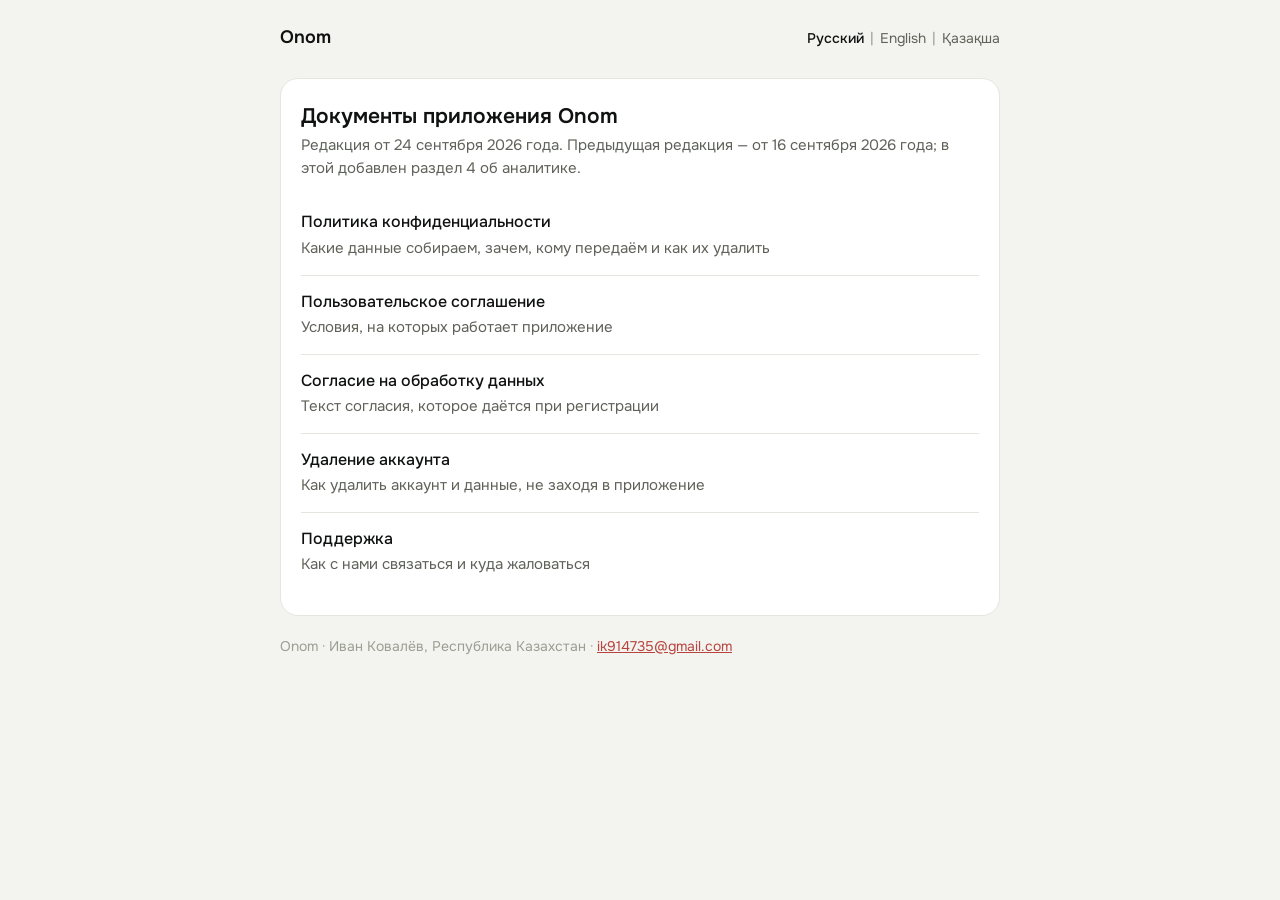
<file: index.html>
<!doctype html>
<html lang="ru">
<head>
<meta charset="utf-8">
<meta name="viewport" content="width=device-width, initial-scale=1">
<title>Документы · Onom</title>
<meta name="description" content="Документы приложения Onom для стрельбы из лука.">
<link rel="stylesheet" href="style.css">
<link rel="icon" href="favicon-32.png" sizes="32x32" type="image/png">
<link rel="icon" href="favicon-16.png" sizes="16x16" type="image/png">
<link rel="icon" href="favicon-48.png" sizes="48x48" type="image/png">
<link rel="apple-touch-icon" href="apple-touch-icon.png" sizes="180x180">
</head>
<body>
<div class="wrap">
  <header>
    <a class="brand" href="">Onom</a>
    
    <nav class="lang" aria-label="Язык"><span aria-current="page" lang="ru">Русский</span><span aria-hidden="true">|</span><a href="en/" lang="en" hreflang="en">English</a><span aria-hidden="true">|</span><a href="kk/" lang="kk" hreflang="kk">Қазақша</a></nav>
  </header>
  <main>
    <h1>Документы приложения Onom</h1>
    <p class="i">Редакция от 24 сентября 2026 года. Предыдущая редакция — от 16 сентября 2026 года; в этой добавлен раздел 4 об аналитике.</p>
    <nav class="docs">
      <a href="privacy/">Политика конфиденциальности<span>Какие данные собираем, зачем, кому передаём и как их удалить</span></a>
      <a href="terms/">Пользовательское соглашение<span>Условия, на которых работает приложение</span></a>
      <a href="consent/">Согласие на обработку данных<span>Текст согласия, которое даётся при регистрации</span></a>
      <a href="delete-account/">Удаление аккаунта<span>Как удалить аккаунт и данные, не заходя в приложение</span></a>
      <a href="support/">Поддержка<span>Как с нами связаться и куда жаловаться</span></a>
    </nav>
  </main>
  <footer>Onom · Иван Ковалёв, Республика Казахстан · <a href="mailto:ik914735@gmail.com">ik914735@gmail.com</a></footer>
</div>
</body>
</html>
</file>
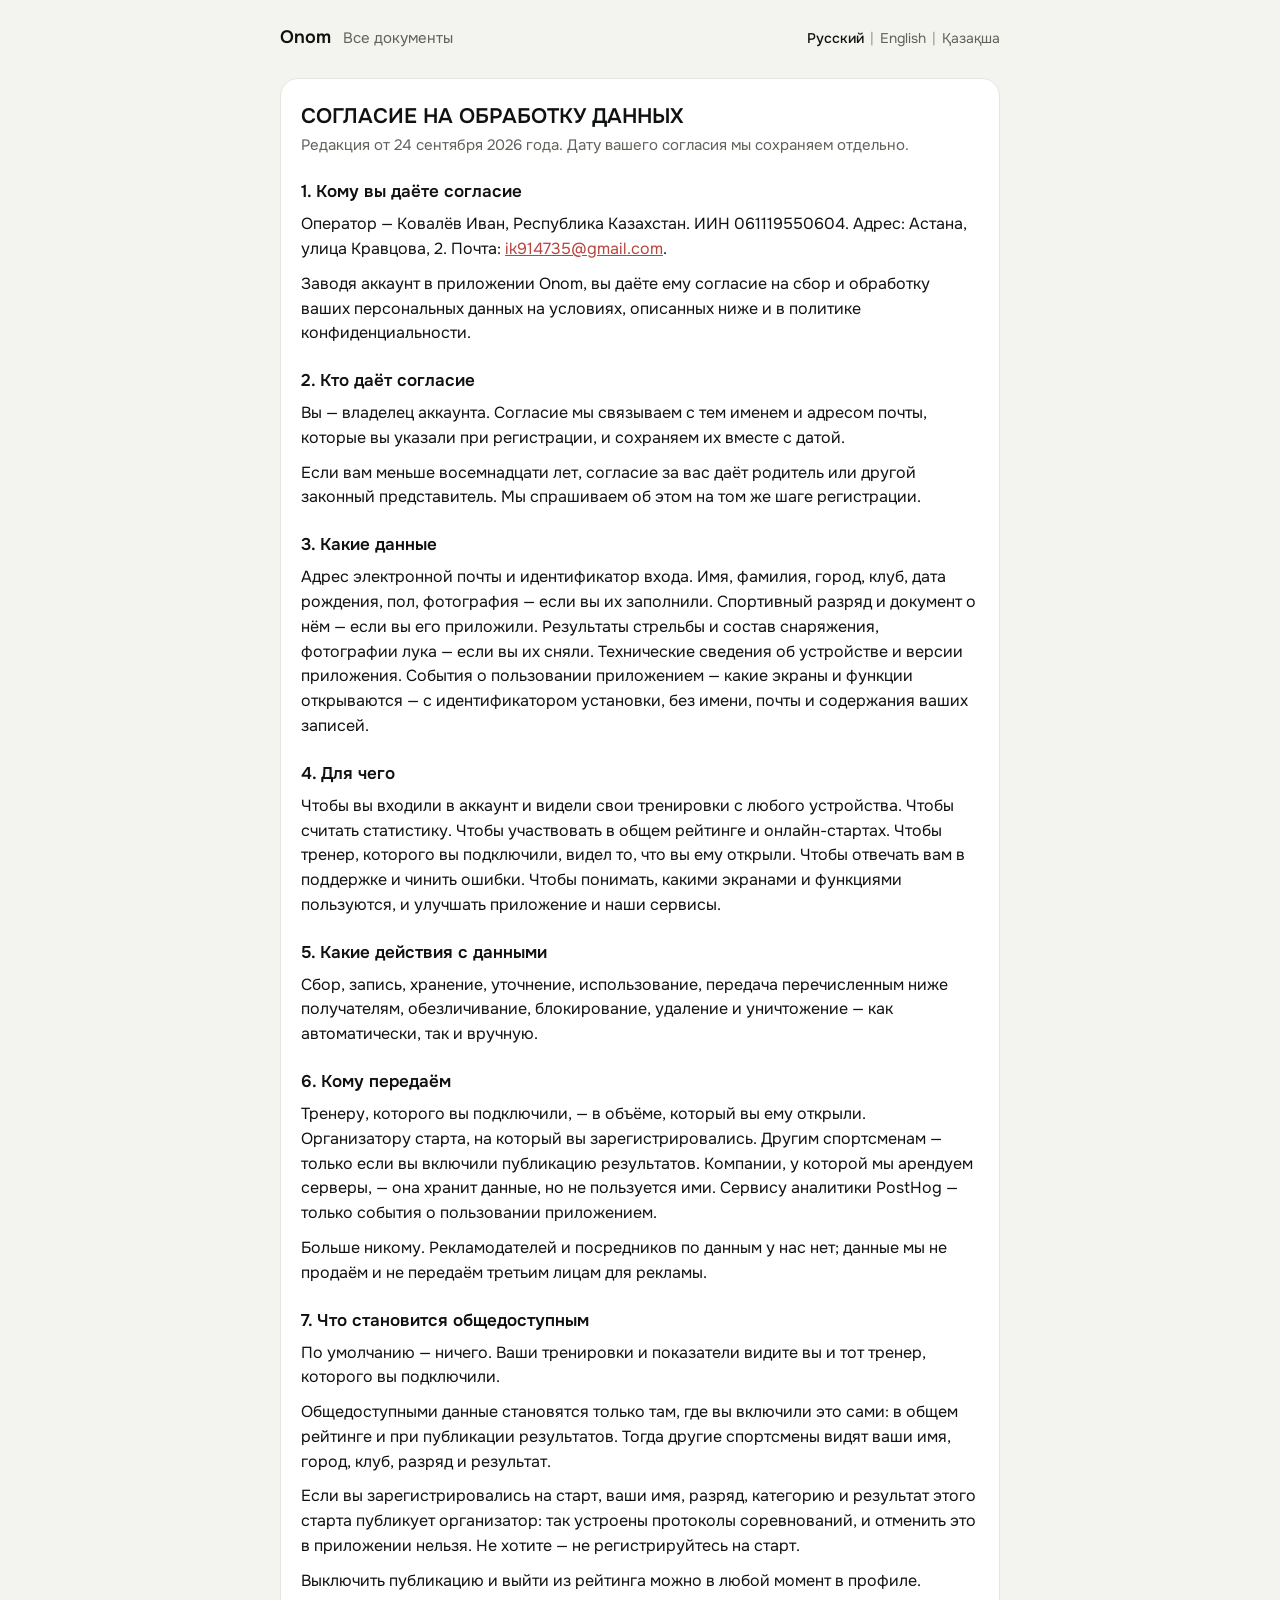
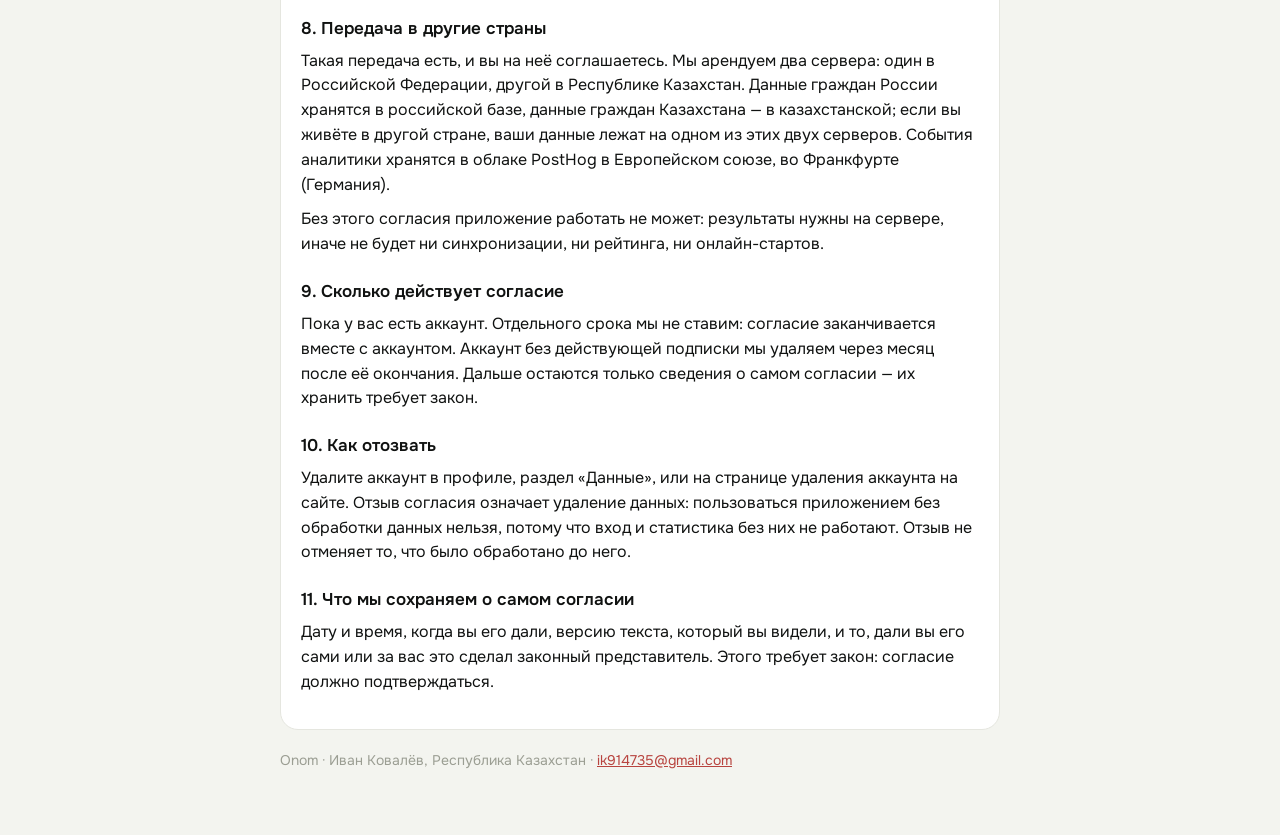
<file: consent/index.html>
<!doctype html>
<html lang="ru">
<head>
<meta charset="utf-8">
<meta name="viewport" content="width=device-width, initial-scale=1">
<title>Согласие на обработку данных · Onom</title>
<meta name="description" content="Согласие на обработку данных приложения Onom для стрельбы из лука.">
<link rel="stylesheet" href="../style.css">
<link rel="icon" href="../favicon-32.png" sizes="32x32" type="image/png">
<link rel="icon" href="../favicon-16.png" sizes="16x16" type="image/png">
<link rel="icon" href="../favicon-48.png" sizes="48x48" type="image/png">
<link rel="apple-touch-icon" href="../apple-touch-icon.png" sizes="180x180">
</head>
<body>
<div class="wrap">
  <header>
    <a class="brand" href="../">Onom</a>
    <a class="back" href="../">Все документы</a>
    <nav class="lang" aria-label="Язык"><span aria-current="page" lang="ru">Русский</span><span aria-hidden="true">|</span><a href="../en/consent/" lang="en" hreflang="en">English</a><span aria-hidden="true">|</span><a href="../kk/" lang="kk" hreflang="kk">Қазақша</a></nav>
  </header>
  <main>
    <h1>СОГЛАСИЕ НА ОБРАБОТКУ ДАННЫХ</h1>
    <p class="i">Редакция от 24 сентября 2026 года. Дату вашего согласия мы сохраняем отдельно.</p>
    <h2>1. Кому вы даёте согласие</h2>
    <p>Оператор — Ковалёв Иван, Республика Казахстан. ИИН 061119550604. Адрес: Астана, улица Кравцова, 2. Почта: <a href="mailto:ik914735@gmail.com">ik914735@gmail.com</a>.</p>
    <p>Заводя аккаунт в приложении Onom, вы даёте ему согласие на сбор и обработку ваших персональных данных на условиях, описанных ниже и в политике конфиденциальности.</p>
    <h2>2. Кто даёт согласие</h2>
    <p>Вы — владелец аккаунта. Согласие мы связываем с тем именем и адресом почты, которые вы указали при регистрации, и сохраняем их вместе с датой.</p>
    <p>Если вам меньше восемнадцати лет, согласие за вас даёт родитель или другой законный представитель. Мы спрашиваем об этом на том же шаге регистрации.</p>
    <h2>3. Какие данные</h2>
    <p>Адрес электронной почты и идентификатор входа. Имя, фамилия, город, клуб, дата рождения, пол, фотография — если вы их заполнили. Спортивный разряд и документ о нём — если вы его приложили. Результаты стрельбы и состав снаряжения, фотографии лука — если вы их сняли. Технические сведения об устройстве и версии приложения. События о пользовании приложением — какие экраны и функции открываются — с идентификатором установки, без имени, почты и содержания ваших записей.</p>
    <h2>4. Для чего</h2>
    <p>Чтобы вы входили в аккаунт и видели свои тренировки с любого устройства. Чтобы считать статистику. Чтобы участвовать в общем рейтинге и онлайн-стартах. Чтобы тренер, которого вы подключили, видел то, что вы ему открыли. Чтобы отвечать вам в поддержке и чинить ошибки. Чтобы понимать, какими экранами и функциями пользуются, и улучшать приложение и наши сервисы.</p>
    <h2>5. Какие действия с данными</h2>
    <p>Сбор, запись, хранение, уточнение, использование, передача перечисленным ниже получателям, обезличивание, блокирование, удаление и уничтожение — как автоматически, так и вручную.</p>
    <h2>6. Кому передаём</h2>
    <p>Тренеру, которого вы подключили, — в объёме, который вы ему открыли. Организатору старта, на который вы зарегистрировались. Другим спортсменам — только если вы включили публикацию результатов. Компании, у которой мы арендуем серверы, — она хранит данные, но не пользуется ими. Сервису аналитики PostHog — только события о пользовании приложением.</p>
    <p>Больше никому. Рекламодателей и посредников по данным у нас нет; данные мы не продаём и не передаём третьим лицам для рекламы.</p>
    <h2>7. Что становится общедоступным</h2>
    <p>По умолчанию — ничего. Ваши тренировки и показатели видите вы и тот тренер, которого вы подключили.</p>
    <p>Общедоступными данные становятся только там, где вы включили это сами: в общем рейтинге и при публикации результатов. Тогда другие спортсмены видят ваши имя, город, клуб, разряд и результат.</p>
    <p>Если вы зарегистрировались на старт, ваши имя, разряд, категорию и результат этого старта публикует организатор: так устроены протоколы соревнований, и отменить это в приложении нельзя. Не хотите — не регистрируйтесь на старт.</p>
    <p>Выключить публикацию и выйти из рейтинга можно в любой момент в профиле.</p>
    <h2>8. Передача в другие страны</h2>
    <p>Такая передача есть, и вы на неё соглашаетесь. Мы арендуем два сервера: один в Российской Федерации, другой в Республике Казахстан. Данные граждан России хранятся в российской базе, данные граждан Казахстана — в казахстанской; если вы живёте в другой стране, ваши данные лежат на одном из этих двух серверов. События аналитики хранятся в облаке PostHog в Европейском союзе, во Франкфурте (Германия).</p>
    <p>Без этого согласия приложение работать не может: результаты нужны на сервере, иначе не будет ни синхронизации, ни рейтинга, ни онлайн-стартов.</p>
    <h2>9. Сколько действует согласие</h2>
    <p>Пока у вас есть аккаунт. Отдельного срока мы не ставим: согласие заканчивается вместе с аккаунтом. Аккаунт без действующей подписки мы удаляем через месяц после её окончания. Дальше остаются только сведения о самом согласии — их хранить требует закон.</p>
    <h2>10. Как отозвать</h2>
    <p>Удалите аккаунт в профиле, раздел «Данные», или на странице удаления аккаунта на сайте. Отзыв согласия означает удаление данных: пользоваться приложением без обработки данных нельзя, потому что вход и статистика без них не работают. Отзыв не отменяет то, что было обработано до него.</p>
    <h2>11. Что мы сохраняем о самом согласии</h2>
    <p>Дату и время, когда вы его дали, версию текста, который вы видели, и то, дали вы его сами или за вас это сделал законный представитель. Этого требует закон: согласие должно подтверждаться.</p>
  </main>
  <footer>Onom · Иван Ковалёв, Республика Казахстан · <a href="mailto:ik914735@gmail.com">ik914735@gmail.com</a></footer>
</div>
</body>
</html>
</file>
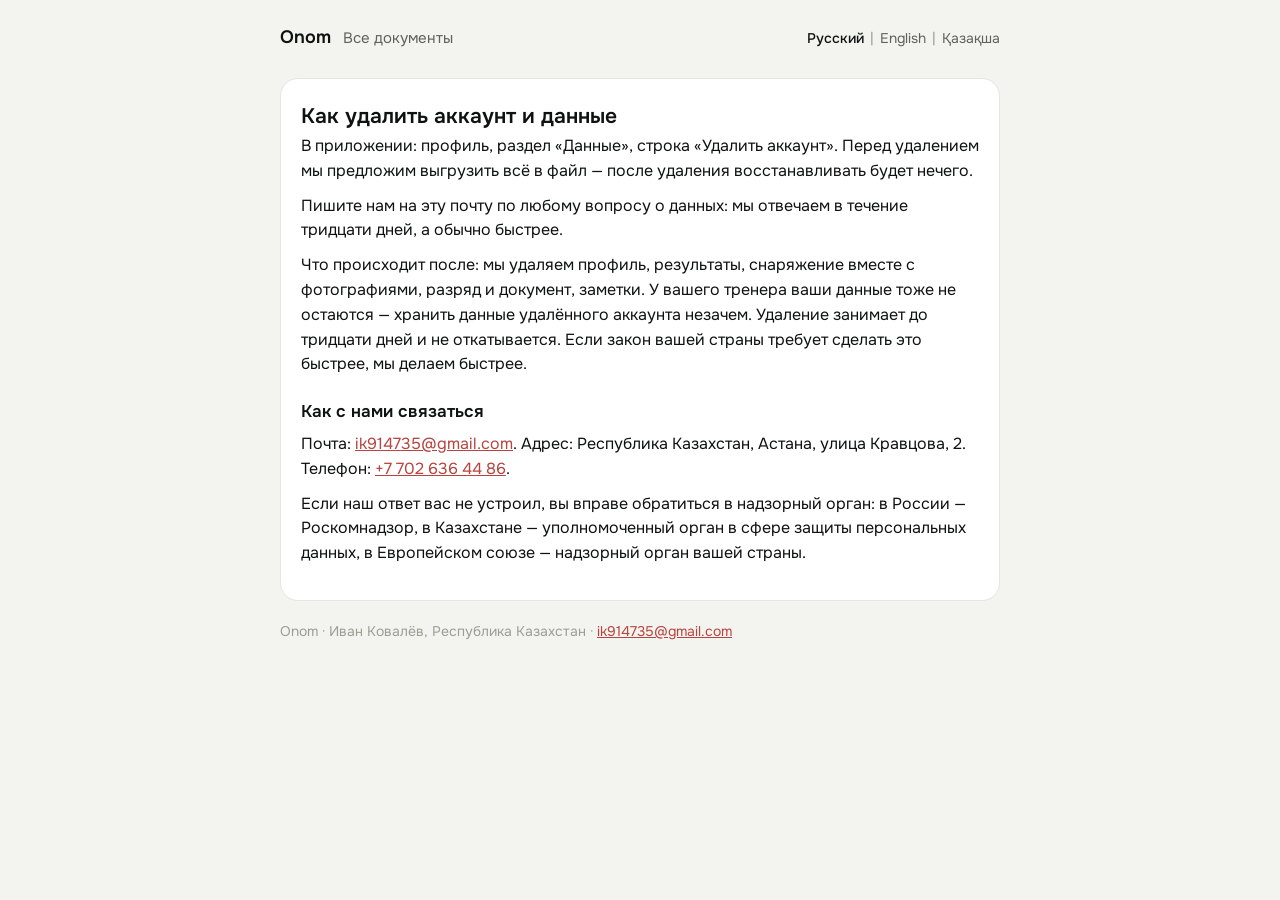
<file: delete-account/index.html>
<!doctype html>
<html lang="ru">
<head>
<meta charset="utf-8">
<meta name="viewport" content="width=device-width, initial-scale=1">
<title>Удаление аккаунта · Onom</title>
<meta name="description" content="Удаление аккаунта приложения Onom для стрельбы из лука.">
<link rel="stylesheet" href="../style.css">
<link rel="icon" href="../favicon-32.png" sizes="32x32" type="image/png">
<link rel="icon" href="../favicon-16.png" sizes="16x16" type="image/png">
<link rel="icon" href="../favicon-48.png" sizes="48x48" type="image/png">
<link rel="apple-touch-icon" href="../apple-touch-icon.png" sizes="180x180">
</head>
<body>
<div class="wrap">
  <header>
    <a class="brand" href="../">Onom</a>
    <a class="back" href="../">Все документы</a>
    <nav class="lang" aria-label="Язык"><span aria-current="page" lang="ru">Русский</span><span aria-hidden="true">|</span><a href="../en/delete-account/" lang="en" hreflang="en">English</a><span aria-hidden="true">|</span><a href="../kk/" lang="kk" hreflang="kk">Қазақша</a></nav>
  </header>
  <main>
    <h1>Как удалить аккаунт и данные</h1>
    <p>В приложении: профиль, раздел «Данные», строка «Удалить аккаунт». Перед удалением мы предложим выгрузить всё в файл — после удаления восстанавливать будет нечего.</p>
    <p>Пишите нам на эту почту по любому вопросу о данных: мы отвечаем в течение тридцати дней, а обычно быстрее.</p>
    <p>Что происходит после: мы удаляем профиль, результаты, снаряжение вместе с фотографиями, разряд и документ, заметки. У вашего тренера ваши данные тоже не остаются — хранить данные удалённого аккаунта незачем. Удаление занимает до тридцати дней и не откатывается. Если закон вашей страны требует сделать это быстрее, мы делаем быстрее.</p>
    <h2>Как с нами связаться</h2>
    <p>Почта: <a href="mailto:ik914735@gmail.com">ik914735@gmail.com</a>. Адрес: Республика Казахстан, Астана, улица Кравцова, 2. Телефон: <a href="tel:+77026364486">+7 702 636 44 86</a>.</p>
    <p>Если наш ответ вас не устроил, вы вправе обратиться в надзорный орган: в России — Роскомнадзор, в Казахстане — уполномоченный орган в сфере защиты персональных данных, в Европейском союзе — надзорный орган вашей страны.</p>
  </main>
  <footer>Onom · Иван Ковалёв, Республика Казахстан · <a href="mailto:ik914735@gmail.com">ik914735@gmail.com</a></footer>
</div>
</body>
</html>
</file>
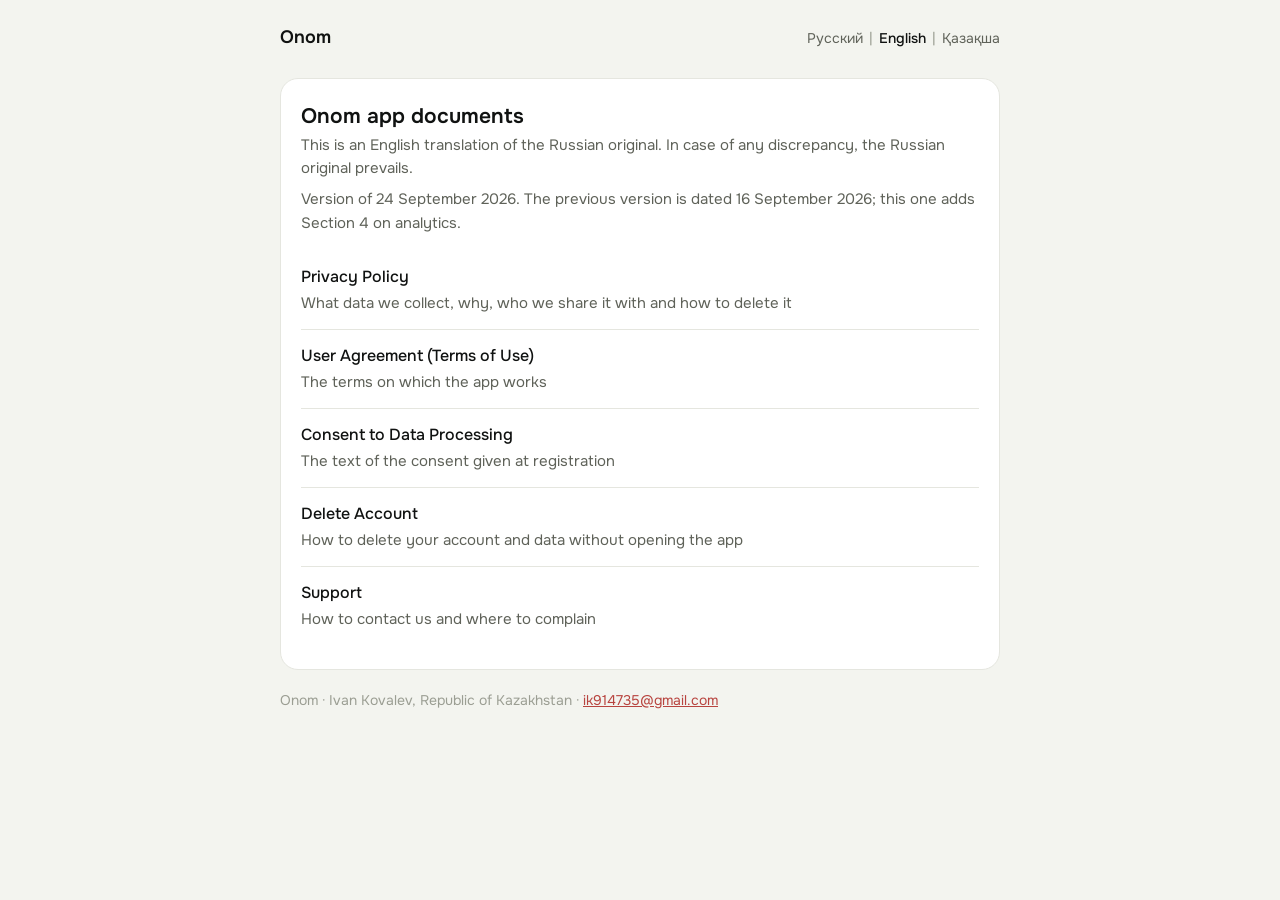
<file: en/index.html>
<!doctype html>
<html lang="en">
<head>
<meta charset="utf-8">
<meta name="viewport" content="width=device-width, initial-scale=1">
<title>Documents · Onom</title>
<meta name="description" content="Documents of the Onom archery app.">
<link rel="stylesheet" href="../style.css">
<link rel="icon" href="../favicon-32.png" sizes="32x32" type="image/png">
<link rel="icon" href="../favicon-16.png" sizes="16x16" type="image/png">
<link rel="icon" href="../favicon-48.png" sizes="48x48" type="image/png">
<link rel="apple-touch-icon" href="../apple-touch-icon.png" sizes="180x180">
</head>
<body>
<div class="wrap">
  <header>
    <a class="brand" href="./">Onom</a>
    
    <nav class="lang" aria-label="Language"><a href="../" lang="ru" hreflang="ru">Русский</a><span aria-hidden="true">|</span><span aria-current="page" lang="en">English</span><span aria-hidden="true">|</span><a href="../kk/" lang="kk" hreflang="kk">Қазақша</a></nav>
  </header>
  <main>
    <h1>Onom app documents</h1>
    <p class="i">This is an English translation of the Russian original. In case of any discrepancy, the Russian original prevails.</p>
    <p class="i">Version of 24 September 2026. The previous version is dated 16 September 2026; this one adds Section 4 on analytics.</p>
    <nav class="docs">
      <a href="privacy/">Privacy Policy<span>What data we collect, why, who we share it with and how to delete it</span></a>
      <a href="terms/">User Agreement (Terms of Use)<span>The terms on which the app works</span></a>
      <a href="consent/">Consent to Data Processing<span>The text of the consent given at registration</span></a>
      <a href="delete-account/">Delete Account<span>How to delete your account and data without opening the app</span></a>
      <a href="support/">Support<span>How to contact us and where to complain</span></a>
    </nav>
  </main>
  <footer>Onom · Ivan Kovalev, Republic of Kazakhstan · <a href="mailto:ik914735@gmail.com">ik914735@gmail.com</a></footer>
</div>
</body>
</html>
</file>
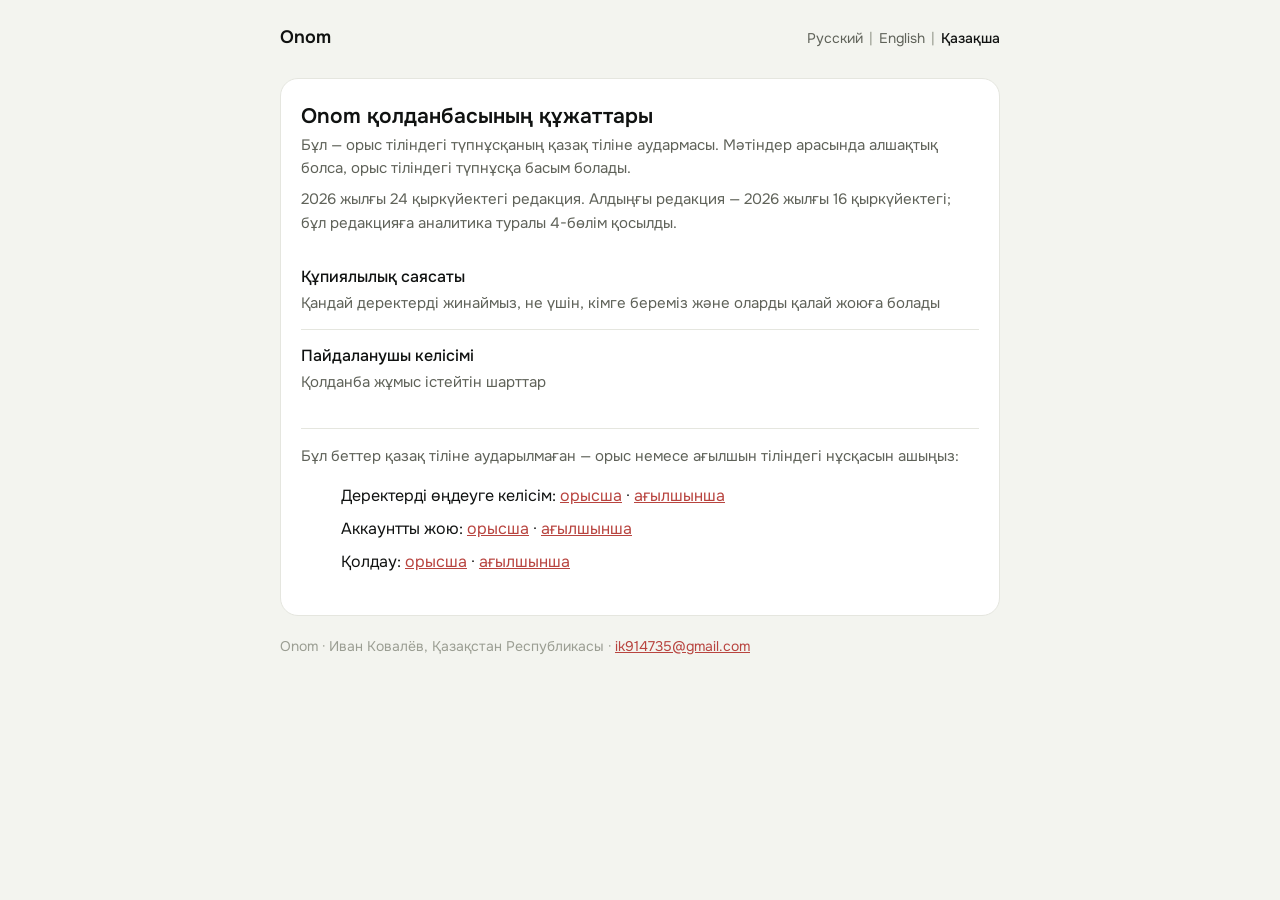
<file: kk/index.html>
<!doctype html>
<html lang="kk">
<head>
<meta charset="utf-8">
<meta name="viewport" content="width=device-width, initial-scale=1">
<title>Құжаттар · Onom</title>
<meta name="description" content="Құжаттар — Onom садақ ату қолданбасы.">
<link rel="stylesheet" href="../style.css">
<link rel="icon" href="../favicon-32.png" sizes="32x32" type="image/png">
<link rel="icon" href="../favicon-16.png" sizes="16x16" type="image/png">
<link rel="icon" href="../favicon-48.png" sizes="48x48" type="image/png">
<link rel="apple-touch-icon" href="../apple-touch-icon.png" sizes="180x180">
</head>
<body>
<div class="wrap">
  <header>
    <a class="brand" href="./">Onom</a>
    
    <nav class="lang" aria-label="Тіл"><a href="../" lang="ru" hreflang="ru">Русский</a><span aria-hidden="true">|</span><a href="../en/" lang="en" hreflang="en">English</a><span aria-hidden="true">|</span><span aria-current="page" lang="kk">Қазақша</span></nav>
  </header>
  <main>
    <h1>Onom қолданбасының құжаттары</h1>
    <p class="i">Бұл — орыс тіліндегі түпнұсқаның қазақ тіліне аудармасы. Мәтіндер арасында алшақтық болса, орыс тіліндегі түпнұсқа басым болады.</p>
    <p class="i">2026 жылғы 24 қыркүйектегі редакция. Алдыңғы редакция — 2026 жылғы 16 қыркүйектегі; бұл редакцияға аналитика туралы 4-бөлім қосылды.</p>
    <nav class="docs">
      <a href="privacy/">Құпиялылық саясаты<span>Қандай деректерді жинаймыз, не үшін, кімге береміз және оларды қалай жоюға болады</span></a>
      <a href="terms/">Пайдаланушы келісімі<span>Қолданба жұмыс істейтін шарттар</span></a>
    </nav>
    <div class="other">
      <p>Бұл беттер қазақ тіліне аударылмаған — орыс немесе ағылшын тіліндегі нұсқасын ашыңыз:</p>
      <ul><li>Деректерді өңдеуге келісім: <a href="../consent/" hreflang="ru">орысша</a> · <a href="../en/consent/" hreflang="en">ағылшынша</a></li><li>Аккаунтты жою: <a href="../delete-account/" hreflang="ru">орысша</a> · <a href="../en/delete-account/" hreflang="en">ағылшынша</a></li><li>Қолдау: <a href="../support/" hreflang="ru">орысша</a> · <a href="../en/support/" hreflang="en">ағылшынша</a></li></ul>
    </div>
  </main>
  <footer>Onom · Иван Ковалёв, Қазақстан Республикасы · <a href="mailto:ik914735@gmail.com">ik914735@gmail.com</a></footer>
</div>
</body>
</html>
</file>
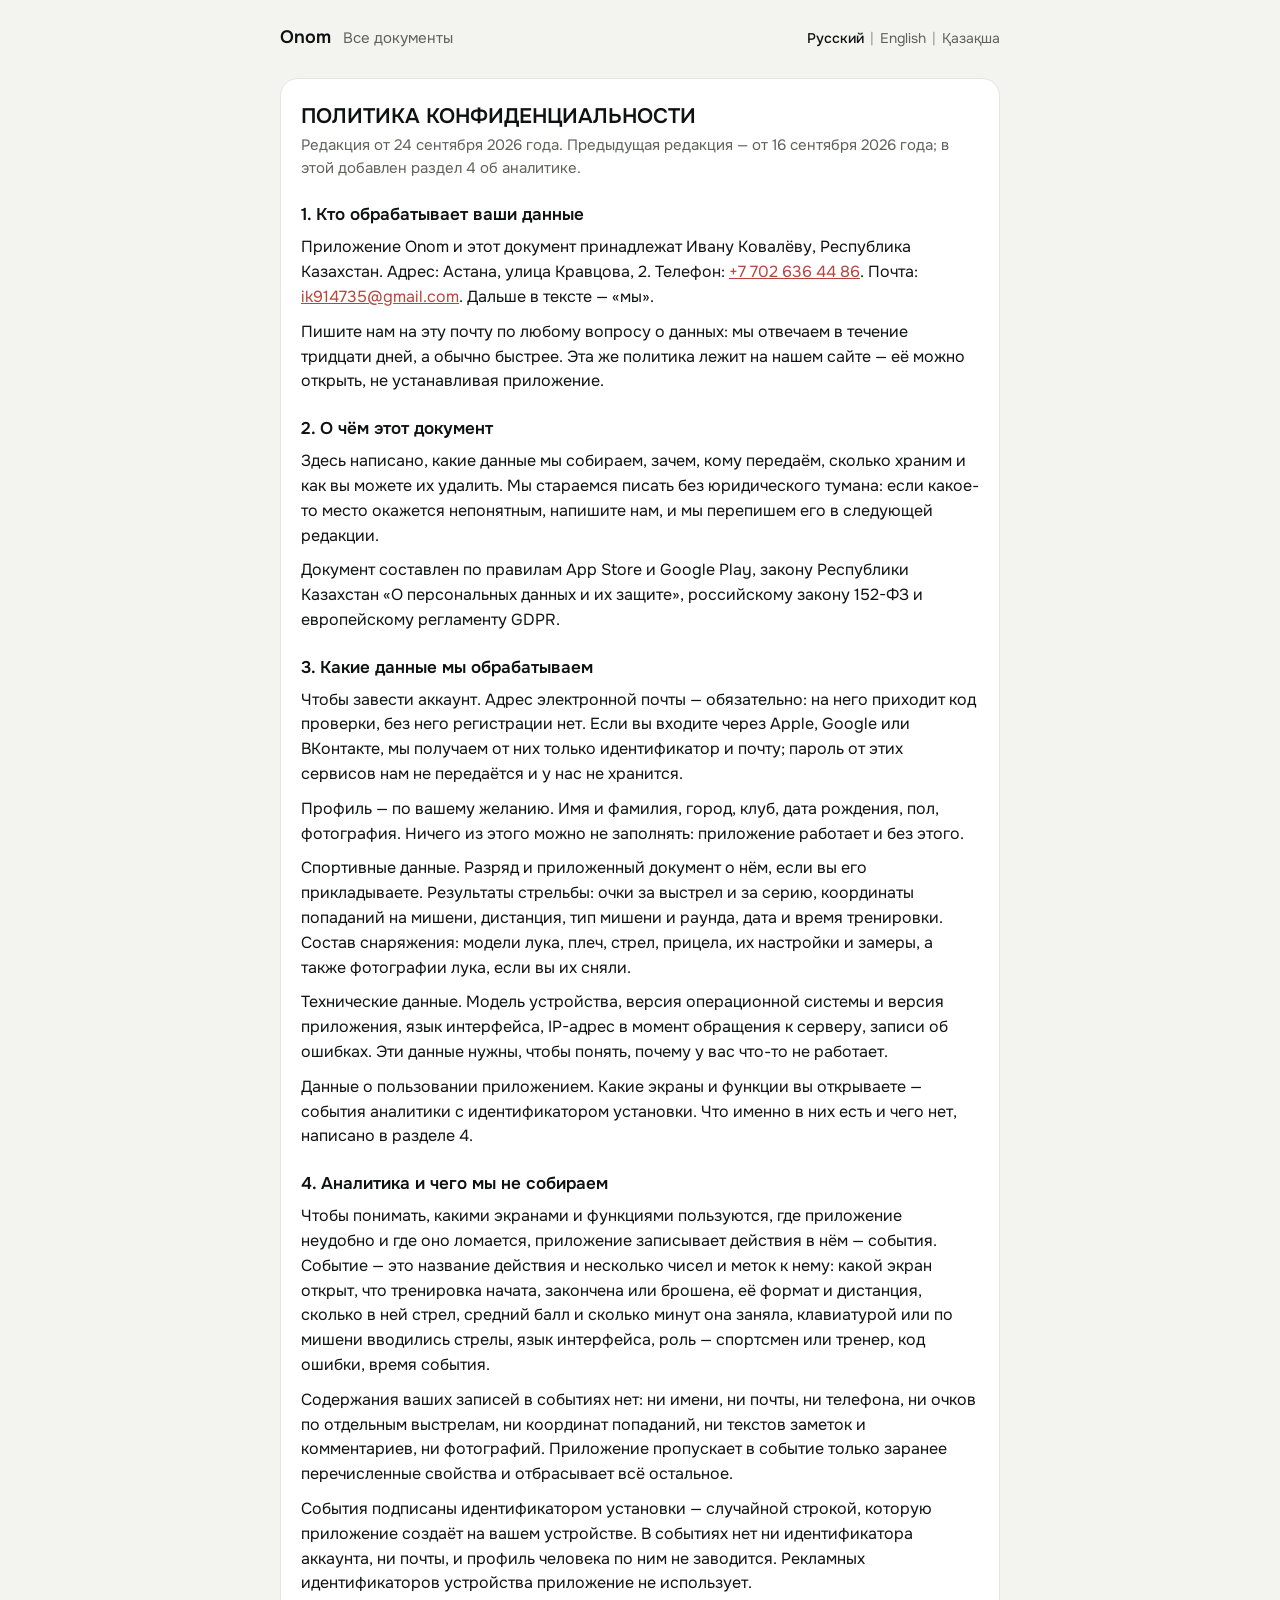
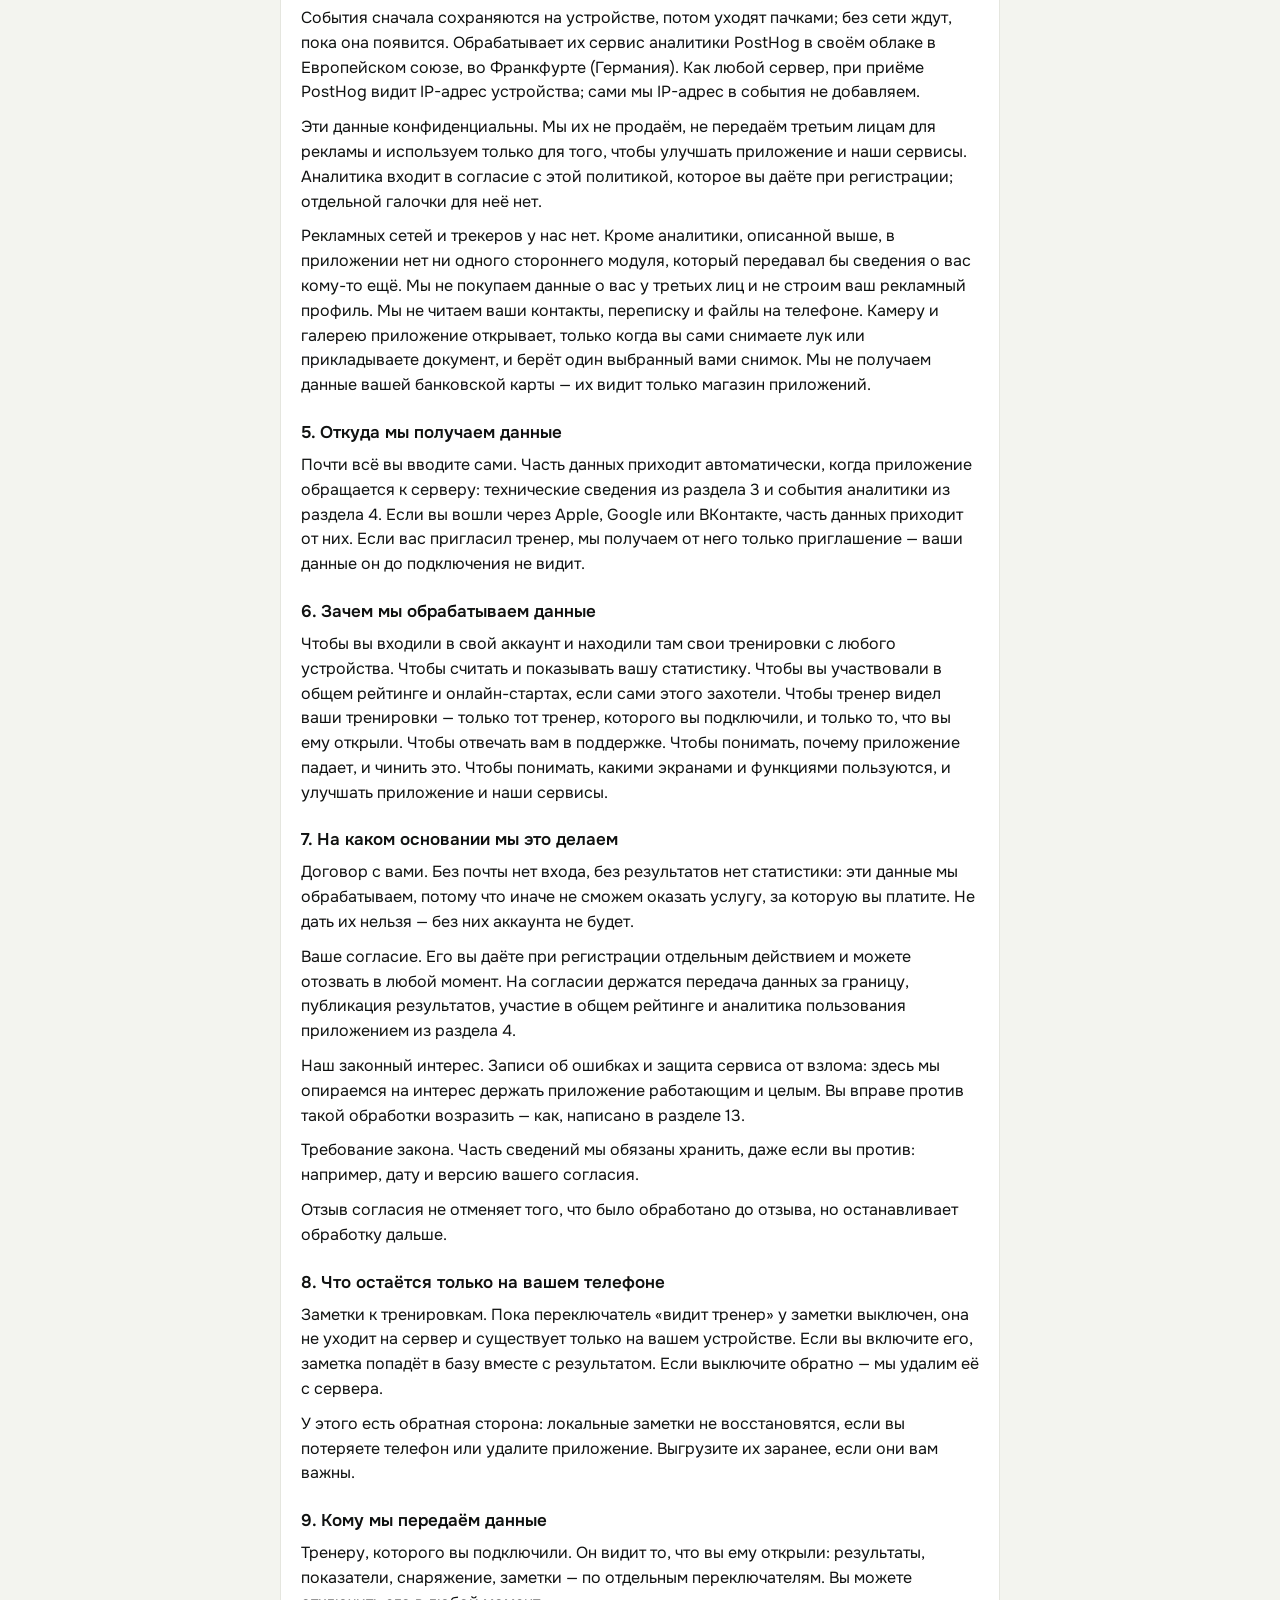
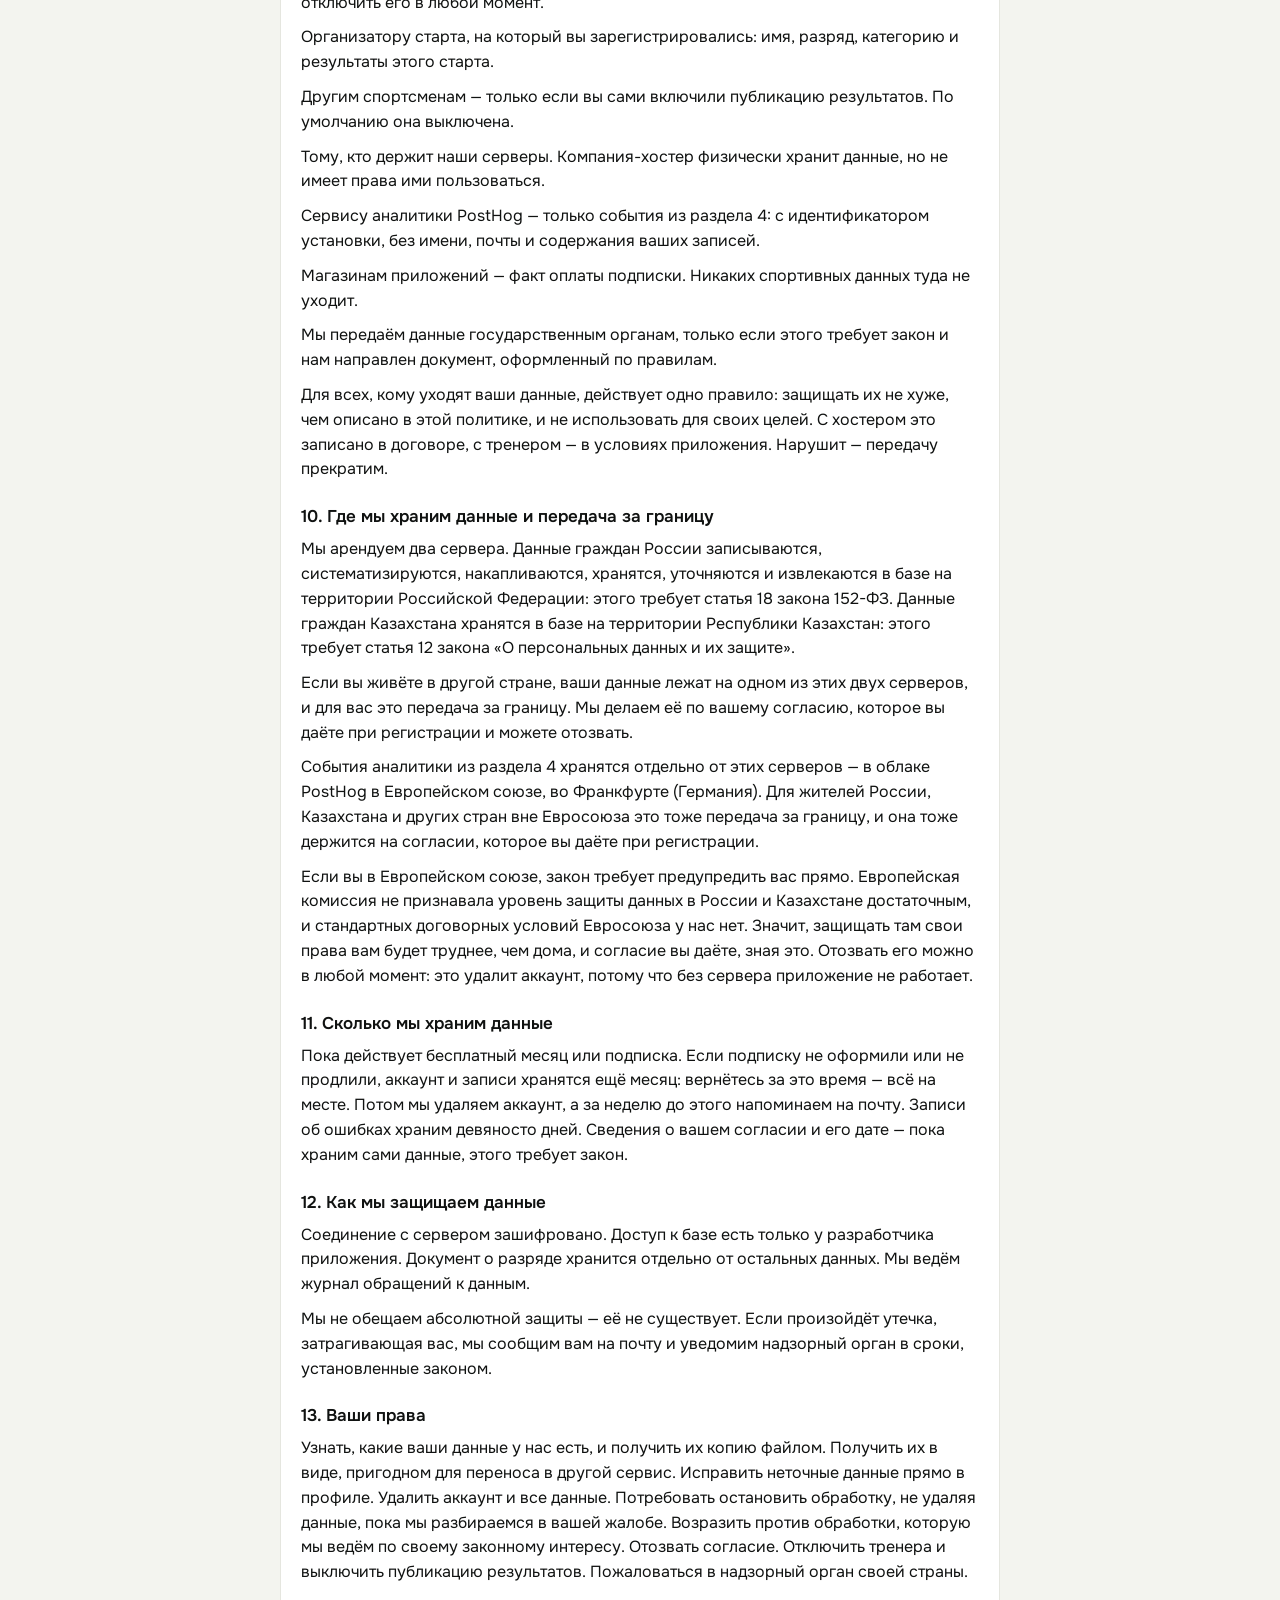
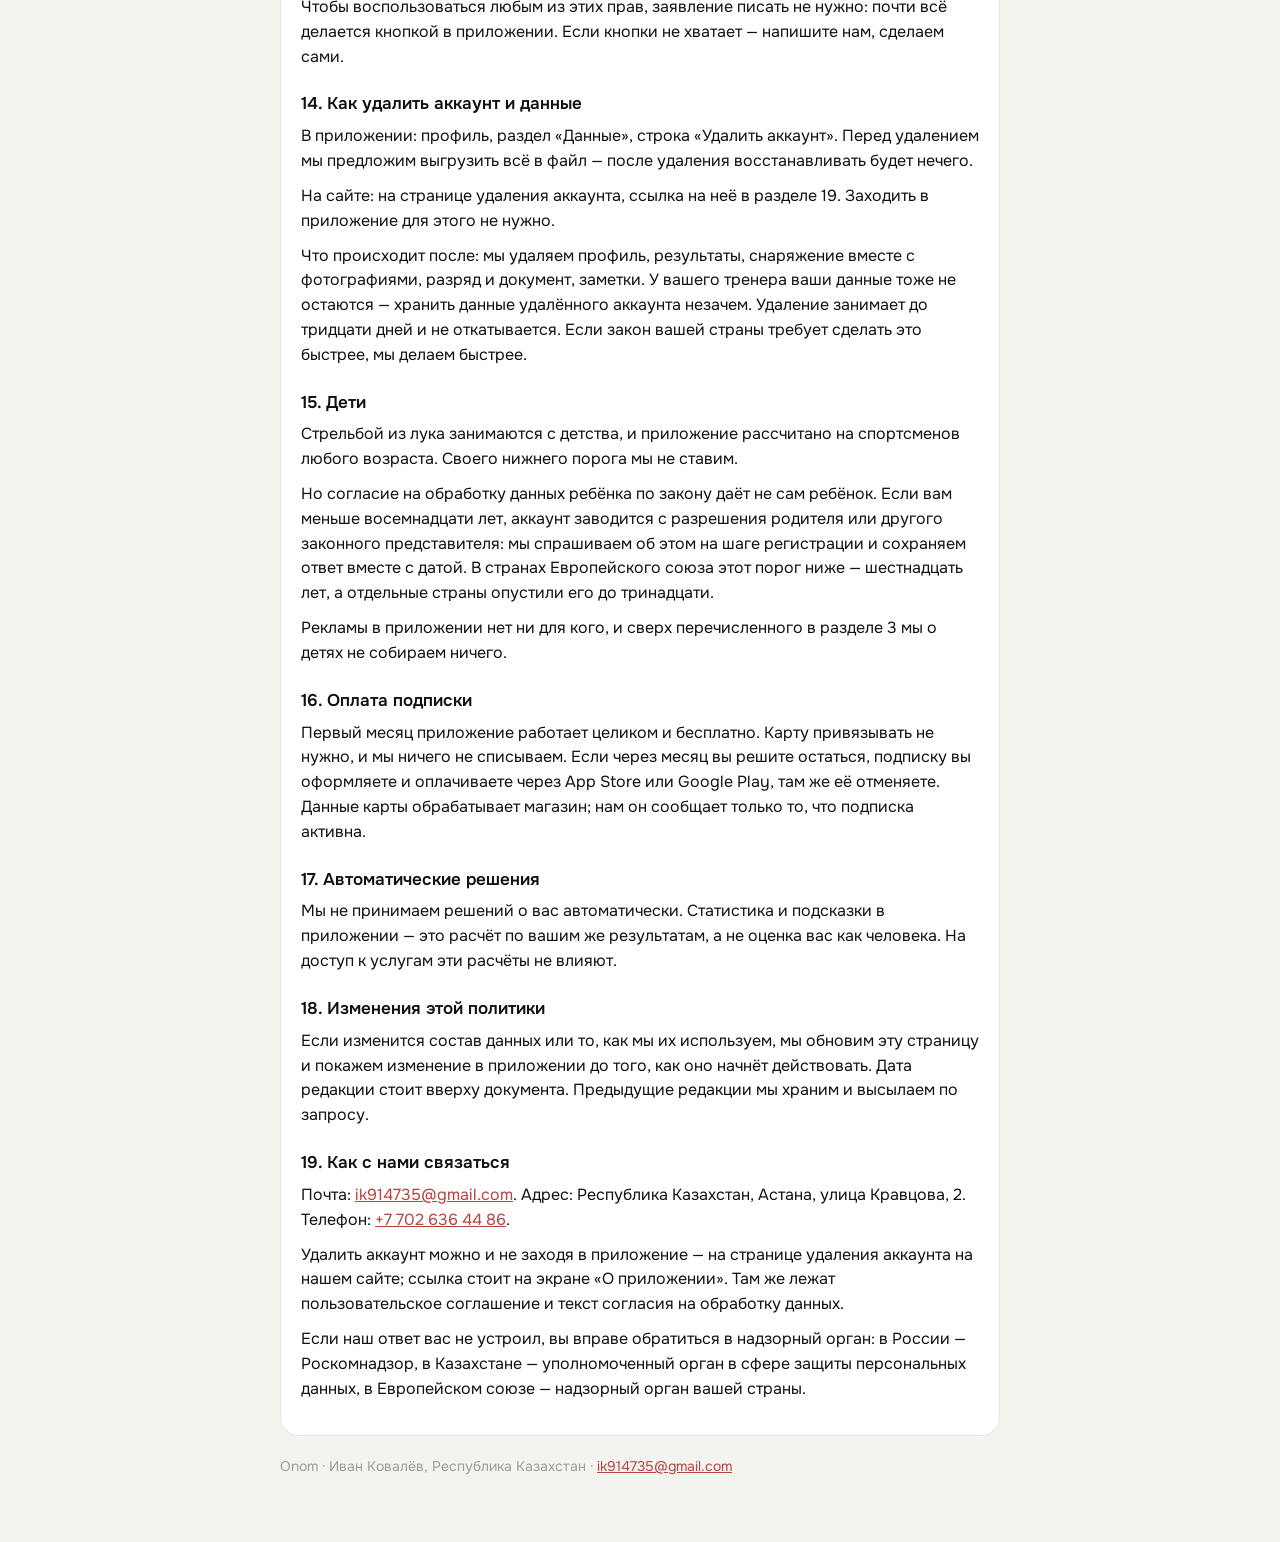
<file: privacy/index.html>
<!doctype html>
<html lang="ru">
<head>
<meta charset="utf-8">
<meta name="viewport" content="width=device-width, initial-scale=1">
<title>Политика конфиденциальности · Onom</title>
<meta name="description" content="Политика конфиденциальности приложения Onom для стрельбы из лука.">
<link rel="stylesheet" href="../style.css">
<link rel="icon" href="../favicon-32.png" sizes="32x32" type="image/png">
<link rel="icon" href="../favicon-16.png" sizes="16x16" type="image/png">
<link rel="icon" href="../favicon-48.png" sizes="48x48" type="image/png">
<link rel="apple-touch-icon" href="../apple-touch-icon.png" sizes="180x180">
</head>
<body>
<div class="wrap">
  <header>
    <a class="brand" href="../">Onom</a>
    <a class="back" href="../">Все документы</a>
    <nav class="lang" aria-label="Язык"><span aria-current="page" lang="ru">Русский</span><span aria-hidden="true">|</span><a href="../en/privacy/" lang="en" hreflang="en">English</a><span aria-hidden="true">|</span><a href="../kk/privacy/" lang="kk" hreflang="kk">Қазақша</a></nav>
  </header>
  <main>
    <h1>ПОЛИТИКА КОНФИДЕНЦИАЛЬНОСТИ</h1>
    <p class="i">Редакция от 24 сентября 2026 года. Предыдущая редакция — от 16 сентября 2026 года; в этой добавлен раздел 4 об аналитике.</p>
    <h2>1. Кто обрабатывает ваши данные</h2>
    <p>Приложение Onom и этот документ принадлежат Ивану Ковалёву, Республика Казахстан. Адрес: Астана, улица Кравцова, 2. Телефон: <a href="tel:+77026364486">+7 702 636 44 86</a>. Почта: <a href="mailto:ik914735@gmail.com">ik914735@gmail.com</a>. Дальше в тексте — «мы».</p>
    <p>Пишите нам на эту почту по любому вопросу о данных: мы отвечаем в течение тридцати дней, а обычно быстрее. Эта же политика лежит на нашем сайте — её можно открыть, не устанавливая приложение.</p>
    <h2>2. О чём этот документ</h2>
    <p>Здесь написано, какие данные мы собираем, зачем, кому передаём, сколько храним и как вы можете их удалить. Мы стараемся писать без юридического тумана: если какое-то место окажется непонятным, напишите нам, и мы перепишем его в следующей редакции.</p>
    <p>Документ составлен по правилам App Store и Google Play, закону Республики Казахстан «О персональных данных и их защите», российскому закону 152-ФЗ и европейскому регламенту GDPR.</p>
    <h2>3. Какие данные мы обрабатываем</h2>
    <p>Чтобы завести аккаунт. Адрес электронной почты — обязательно: на него приходит код проверки, без него регистрации нет. Если вы входите через Apple, Google или ВКонтакте, мы получаем от них только идентификатор и почту; пароль от этих сервисов нам не передаётся и у нас не хранится.</p>
    <p>Профиль — по вашему желанию. Имя и фамилия, город, клуб, дата рождения, пол, фотография. Ничего из этого можно не заполнять: приложение работает и без этого.</p>
    <p>Спортивные данные. Разряд и приложенный документ о нём, если вы его прикладываете. Результаты стрельбы: очки за выстрел и за серию, координаты попаданий на мишени, дистанция, тип мишени и раунда, дата и время тренировки. Состав снаряжения: модели лука, плеч, стрел, прицела, их настройки и замеры, а также фотографии лука, если вы их сняли.</p>
    <p>Технические данные. Модель устройства, версия операционной системы и версия приложения, язык интерфейса, IP-адрес в момент обращения к серверу, записи об ошибках. Эти данные нужны, чтобы понять, почему у вас что-то не работает.</p>
    <p>Данные о пользовании приложением. Какие экраны и функции вы открываете — события аналитики с идентификатором установки. Что именно в них есть и чего нет, написано в разделе 4.</p>
    <h2>4. Аналитика и чего мы не собираем</h2>
    <p>Чтобы понимать, какими экранами и функциями пользуются, где приложение неудобно и где оно ломается, приложение записывает действия в нём — события. Событие — это название действия и несколько чисел и меток к нему: какой экран открыт, что тренировка начата, закончена или брошена, её формат и дистанция, сколько в ней стрел, средний балл и сколько минут она заняла, клавиатурой или по мишени вводились стрелы, язык интерфейса, роль — спортсмен или тренер, код ошибки, время события.</p>
    <p>Содержания ваших записей в событиях нет: ни имени, ни почты, ни телефона, ни очков по отдельным выстрелам, ни координат попаданий, ни текстов заметок и комментариев, ни фотографий. Приложение пропускает в событие только заранее перечисленные свойства и отбрасывает всё остальное.</p>
    <p>События подписаны идентификатором установки — случайной строкой, которую приложение создаёт на вашем устройстве. В событиях нет ни идентификатора аккаунта, ни почты, и профиль человека по ним не заводится. Рекламных идентификаторов устройства приложение не использует.</p>
    <p>События сначала сохраняются на устройстве, потом уходят пачками; без сети ждут, пока она появится. Обрабатывает их сервис аналитики PostHog в своём облаке в Европейском союзе, во Франкфурте (Германия). Как любой сервер, при приёме PostHog видит IP-адрес устройства; сами мы IP-адрес в события не добавляем.</p>
    <p>Эти данные конфиденциальны. Мы их не продаём, не передаём третьим лицам для рекламы и используем только для того, чтобы улучшать приложение и наши сервисы. Аналитика входит в согласие с этой политикой, которое вы даёте при регистрации; отдельной галочки для неё нет.</p>
    <p>Рекламных сетей и трекеров у нас нет. Кроме аналитики, описанной выше, в приложении нет ни одного стороннего модуля, который передавал бы сведения о вас кому-то ещё. Мы не покупаем данные о вас у третьих лиц и не строим ваш рекламный профиль. Мы не читаем ваши контакты, переписку и файлы на телефоне. Камеру и галерею приложение открывает, только когда вы сами снимаете лук или прикладываете документ, и берёт один выбранный вами снимок. Мы не получаем данные вашей банковской карты — их видит только магазин приложений.</p>
    <h2>5. Откуда мы получаем данные</h2>
    <p>Почти всё вы вводите сами. Часть данных приходит автоматически, когда приложение обращается к серверу: технические сведения из раздела 3 и события аналитики из раздела 4. Если вы вошли через Apple, Google или ВКонтакте, часть данных приходит от них. Если вас пригласил тренер, мы получаем от него только приглашение — ваши данные он до подключения не видит.</p>
    <h2>6. Зачем мы обрабатываем данные</h2>
    <p>Чтобы вы входили в свой аккаунт и находили там свои тренировки с любого устройства. Чтобы считать и показывать вашу статистику. Чтобы вы участвовали в общем рейтинге и онлайн-стартах, если сами этого захотели. Чтобы тренер видел ваши тренировки — только тот тренер, которого вы подключили, и только то, что вы ему открыли. Чтобы отвечать вам в поддержке. Чтобы понимать, почему приложение падает, и чинить это. Чтобы понимать, какими экранами и функциями пользуются, и улучшать приложение и наши сервисы.</p>
    <h2>7. На каком основании мы это делаем</h2>
    <p>Договор с вами. Без почты нет входа, без результатов нет статистики: эти данные мы обрабатываем, потому что иначе не сможем оказать услугу, за которую вы платите. Не дать их нельзя — без них аккаунта не будет.</p>
    <p>Ваше согласие. Его вы даёте при регистрации отдельным действием и можете отозвать в любой момент. На согласии держатся передача данных за границу, публикация результатов, участие в общем рейтинге и аналитика пользования приложением из раздела 4.</p>
    <p>Наш законный интерес. Записи об ошибках и защита сервиса от взлома: здесь мы опираемся на интерес держать приложение работающим и целым. Вы вправе против такой обработки возразить — как, написано в разделе 13.</p>
    <p>Требование закона. Часть сведений мы обязаны хранить, даже если вы против: например, дату и версию вашего согласия.</p>
    <p>Отзыв согласия не отменяет того, что было обработано до отзыва, но останавливает обработку дальше.</p>
    <h2>8. Что остаётся только на вашем телефоне</h2>
    <p>Заметки к тренировкам. Пока переключатель «видит тренер» у заметки выключен, она не уходит на сервер и существует только на вашем устройстве. Если вы включите его, заметка попадёт в базу вместе с результатом. Если выключите обратно — мы удалим её с сервера.</p>
    <p>У этого есть обратная сторона: локальные заметки не восстановятся, если вы потеряете телефон или удалите приложение. Выгрузите их заранее, если они вам важны.</p>
    <h2>9. Кому мы передаём данные</h2>
    <p>Тренеру, которого вы подключили. Он видит то, что вы ему открыли: результаты, показатели, снаряжение, заметки — по отдельным переключателям. Вы можете отключить его в любой момент.</p>
    <p>Организатору старта, на который вы зарегистрировались: имя, разряд, категорию и результаты этого старта.</p>
    <p>Другим спортсменам — только если вы сами включили публикацию результатов. По умолчанию она выключена.</p>
    <p>Тому, кто держит наши серверы. Компания-хостер физически хранит данные, но не имеет права ими пользоваться.</p>
    <p>Сервису аналитики PostHog — только события из раздела 4: с идентификатором установки, без имени, почты и содержания ваших записей.</p>
    <p>Магазинам приложений — факт оплаты подписки. Никаких спортивных данных туда не уходит.</p>
    <p>Мы передаём данные государственным органам, только если этого требует закон и нам направлен документ, оформленный по правилам.</p>
    <p>Для всех, кому уходят ваши данные, действует одно правило: защищать их не хуже, чем описано в этой политике, и не использовать для своих целей. С хостером это записано в договоре, с тренером — в условиях приложения. Нарушит — передачу прекратим.</p>
    <h2>10. Где мы храним данные и передача за границу</h2>
    <p>Мы арендуем два сервера. Данные граждан России записываются, систематизируются, накапливаются, хранятся, уточняются и извлекаются в базе на территории Российской Федерации: этого требует статья 18 закона 152-ФЗ. Данные граждан Казахстана хранятся в базе на территории Республики Казахстан: этого требует статья 12 закона «О персональных данных и их защите».</p>
    <p>Если вы живёте в другой стране, ваши данные лежат на одном из этих двух серверов, и для вас это передача за границу. Мы делаем её по вашему согласию, которое вы даёте при регистрации и можете отозвать.</p>
    <p>События аналитики из раздела 4 хранятся отдельно от этих серверов — в облаке PostHog в Европейском союзе, во Франкфурте (Германия). Для жителей России, Казахстана и других стран вне Евросоюза это тоже передача за границу, и она тоже держится на согласии, которое вы даёте при регистрации.</p>
    <p>Если вы в Европейском союзе, закон требует предупредить вас прямо. Европейская комиссия не признавала уровень защиты данных в России и Казахстане достаточным, и стандартных договорных условий Евросоюза у нас нет. Значит, защищать там свои права вам будет труднее, чем дома, и согласие вы даёте, зная это. Отозвать его можно в любой момент: это удалит аккаунт, потому что без сервера приложение не работает.</p>
    <h2>11. Сколько мы храним данные</h2>
    <p>Пока действует бесплатный месяц или подписка. Если подписку не оформили или не продлили, аккаунт и записи хранятся ещё месяц: вернётесь за это время — всё на месте. Потом мы удаляем аккаунт, а за неделю до этого напоминаем на почту. Записи об ошибках храним девяносто дней. Сведения о вашем согласии и его дате — пока храним сами данные, этого требует закон.</p>
    <h2>12. Как мы защищаем данные</h2>
    <p>Соединение с сервером зашифровано. Доступ к базе есть только у разработчика приложения. Документ о разряде хранится отдельно от остальных данных. Мы ведём журнал обращений к данным.</p>
    <p>Мы не обещаем абсолютной защиты — её не существует. Если произойдёт утечка, затрагивающая вас, мы сообщим вам на почту и уведомим надзорный орган в сроки, установленные законом.</p>
    <h2>13. Ваши права</h2>
    <p>Узнать, какие ваши данные у нас есть, и получить их копию файлом. Получить их в виде, пригодном для переноса в другой сервис. Исправить неточные данные прямо в профиле. Удалить аккаунт и все данные. Потребовать остановить обработку, не удаляя данные, пока мы разбираемся в вашей жалобе. Возразить против обработки, которую мы ведём по своему законному интересу. Отозвать согласие. Отключить тренера и выключить публикацию результатов. Пожаловаться в надзорный орган своей страны.</p>
    <p>Чтобы воспользоваться любым из этих прав, заявление писать не нужно: почти всё делается кнопкой в приложении. Если кнопки не хватает — напишите нам, сделаем сами.</p>
    <h2>14. Как удалить аккаунт и данные</h2>
    <p>В приложении: профиль, раздел «Данные», строка «Удалить аккаунт». Перед удалением мы предложим выгрузить всё в файл — после удаления восстанавливать будет нечего.</p>
    <p>На сайте: на странице удаления аккаунта, ссылка на неё в разделе 19. Заходить в приложение для этого не нужно.</p>
    <p>Что происходит после: мы удаляем профиль, результаты, снаряжение вместе с фотографиями, разряд и документ, заметки. У вашего тренера ваши данные тоже не остаются — хранить данные удалённого аккаунта незачем. Удаление занимает до тридцати дней и не откатывается. Если закон вашей страны требует сделать это быстрее, мы делаем быстрее.</p>
    <h2>15. Дети</h2>
    <p>Стрельбой из лука занимаются с детства, и приложение рассчитано на спортсменов любого возраста. Своего нижнего порога мы не ставим.</p>
    <p>Но согласие на обработку данных ребёнка по закону даёт не сам ребёнок. Если вам меньше восемнадцати лет, аккаунт заводится с разрешения родителя или другого законного представителя: мы спрашиваем об этом на шаге регистрации и сохраняем ответ вместе с датой. В странах Европейского союза этот порог ниже — шестнадцать лет, а отдельные страны опустили его до тринадцати.</p>
    <p>Рекламы в приложении нет ни для кого, и сверх перечисленного в разделе 3 мы о детях не собираем ничего.</p>
    <h2>16. Оплата подписки</h2>
    <p>Первый месяц приложение работает целиком и бесплатно. Карту привязывать не нужно, и мы ничего не списываем. Если через месяц вы решите остаться, подписку вы оформляете и оплачиваете через App Store или Google Play, там же её отменяете. Данные карты обрабатывает магазин; нам он сообщает только то, что подписка активна.</p>
    <h2>17. Автоматические решения</h2>
    <p>Мы не принимаем решений о вас автоматически. Статистика и подсказки в приложении — это расчёт по вашим же результатам, а не оценка вас как человека. На доступ к услугам эти расчёты не влияют.</p>
    <h2>18. Изменения этой политики</h2>
    <p>Если изменится состав данных или то, как мы их используем, мы обновим эту страницу и покажем изменение в приложении до того, как оно начнёт действовать. Дата редакции стоит вверху документа. Предыдущие редакции мы храним и высылаем по запросу.</p>
    <h2>19. Как с нами связаться</h2>
    <p>Почта: <a href="mailto:ik914735@gmail.com">ik914735@gmail.com</a>. Адрес: Республика Казахстан, Астана, улица Кравцова, 2. Телефон: <a href="tel:+77026364486">+7 702 636 44 86</a>.</p>
    <p>Удалить аккаунт можно и не заходя в приложение — на странице удаления аккаунта на нашем сайте; ссылка стоит на экране «О приложении». Там же лежат пользовательское соглашение и текст согласия на обработку данных.</p>
    <p>Если наш ответ вас не устроил, вы вправе обратиться в надзорный орган: в России — Роскомнадзор, в Казахстане — уполномоченный орган в сфере защиты персональных данных, в Европейском союзе — надзорный орган вашей страны.</p>
  </main>
  <footer>Onom · Иван Ковалёв, Республика Казахстан · <a href="mailto:ik914735@gmail.com">ik914735@gmail.com</a></footer>
</div>
</body>
</html>
</file>
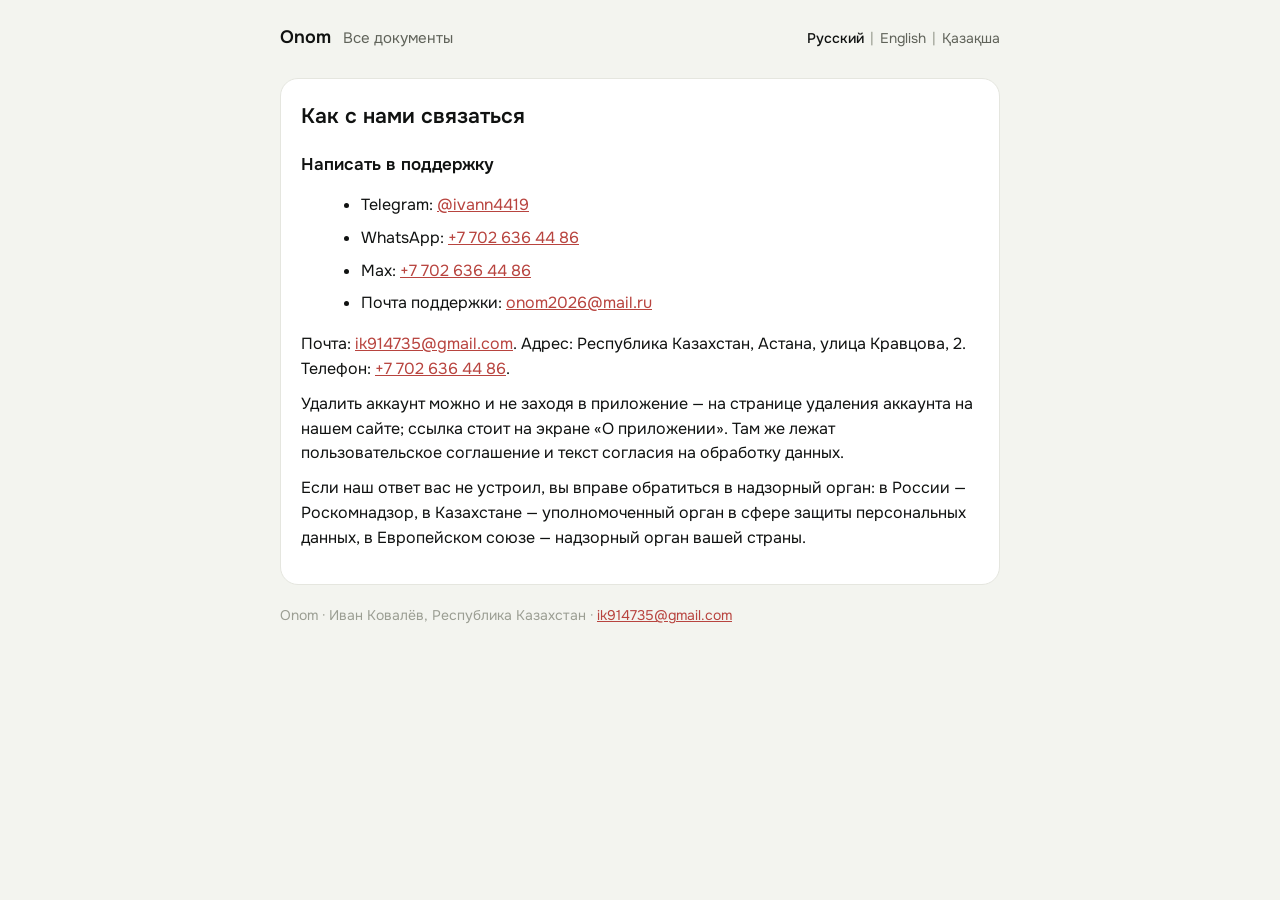
<file: support/index.html>
<!doctype html>
<html lang="ru">
<head>
<meta charset="utf-8">
<meta name="viewport" content="width=device-width, initial-scale=1">
<title>Поддержка · Onom</title>
<meta name="description" content="Поддержка приложения Onom для стрельбы из лука.">
<link rel="stylesheet" href="../style.css">
<link rel="icon" href="../favicon-32.png" sizes="32x32" type="image/png">
<link rel="icon" href="../favicon-16.png" sizes="16x16" type="image/png">
<link rel="icon" href="../favicon-48.png" sizes="48x48" type="image/png">
<link rel="apple-touch-icon" href="../apple-touch-icon.png" sizes="180x180">
</head>
<body>
<div class="wrap">
  <header>
    <a class="brand" href="../">Onom</a>
    <a class="back" href="../">Все документы</a>
    <nav class="lang" aria-label="Язык"><span aria-current="page" lang="ru">Русский</span><span aria-hidden="true">|</span><a href="../en/support/" lang="en" hreflang="en">English</a><span aria-hidden="true">|</span><a href="../kk/" lang="kk" hreflang="kk">Қазақша</a></nav>
  </header>
  <main>
    <h1>Как с нами связаться</h1>
    <h2>Написать в поддержку</h2>
    <ul><li>Telegram: <a href="https://t.me/ivann4419">@ivann4419</a></li><li>WhatsApp: <a href="https://wa.me/77026364486">+7 702 636 44 86</a></li><li>Max: <a href="tel:+77026364486">+7 702 636 44 86</a></li><li>Почта поддержки: <a href="mailto:onom2026@mail.ru">onom2026@mail.ru</a></li></ul>
    <p>Почта: <a href="mailto:ik914735@gmail.com">ik914735@gmail.com</a>. Адрес: Республика Казахстан, Астана, улица Кравцова, 2. Телефон: <a href="tel:+77026364486">+7 702 636 44 86</a>.</p>
    <p>Удалить аккаунт можно и не заходя в приложение — на странице удаления аккаунта на нашем сайте; ссылка стоит на экране «О приложении». Там же лежат пользовательское соглашение и текст согласия на обработку данных.</p>
    <p>Если наш ответ вас не устроил, вы вправе обратиться в надзорный орган: в России — Роскомнадзор, в Казахстане — уполномоченный орган в сфере защиты персональных данных, в Европейском союзе — надзорный орган вашей страны.</p>
  </main>
  <footer>Onom · Иван Ковалёв, Республика Казахстан · <a href="mailto:ik914735@gmail.com">ik914735@gmail.com</a></footer>
</div>
</body>
</html>
</file>
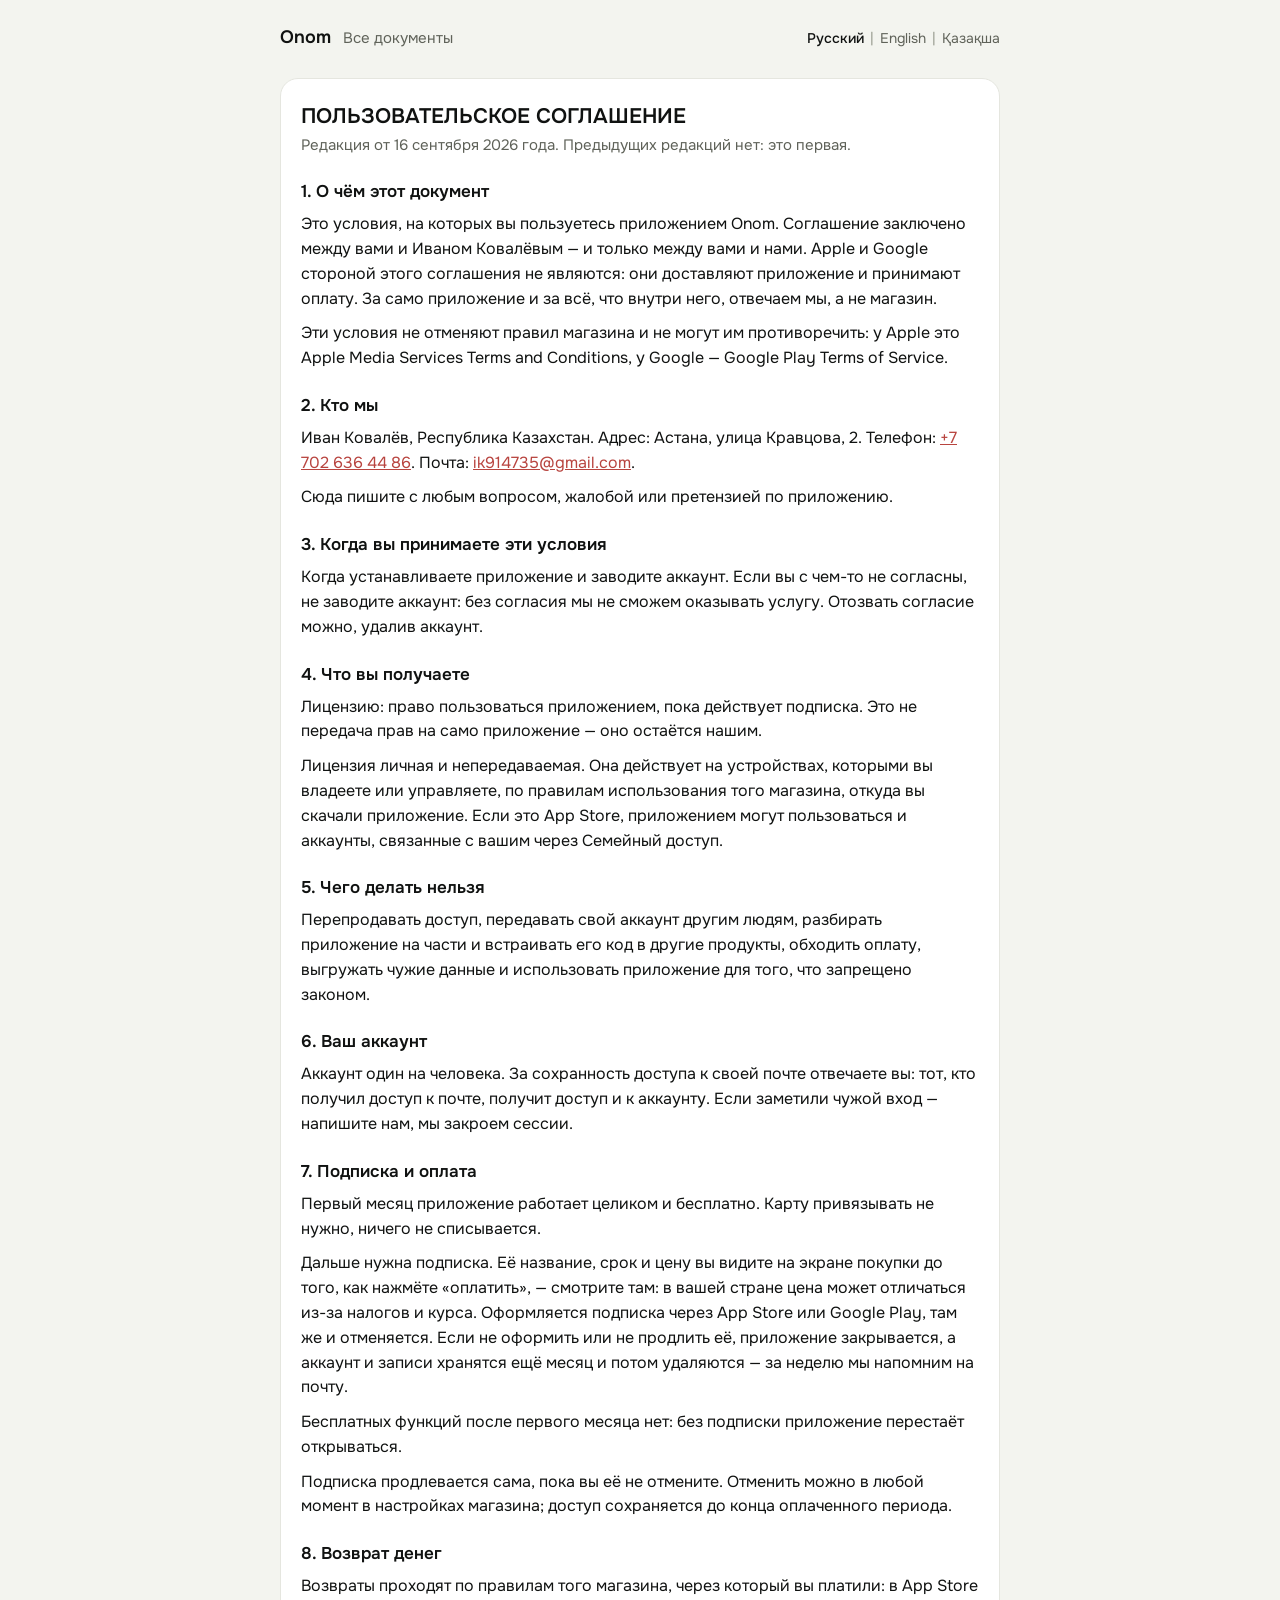
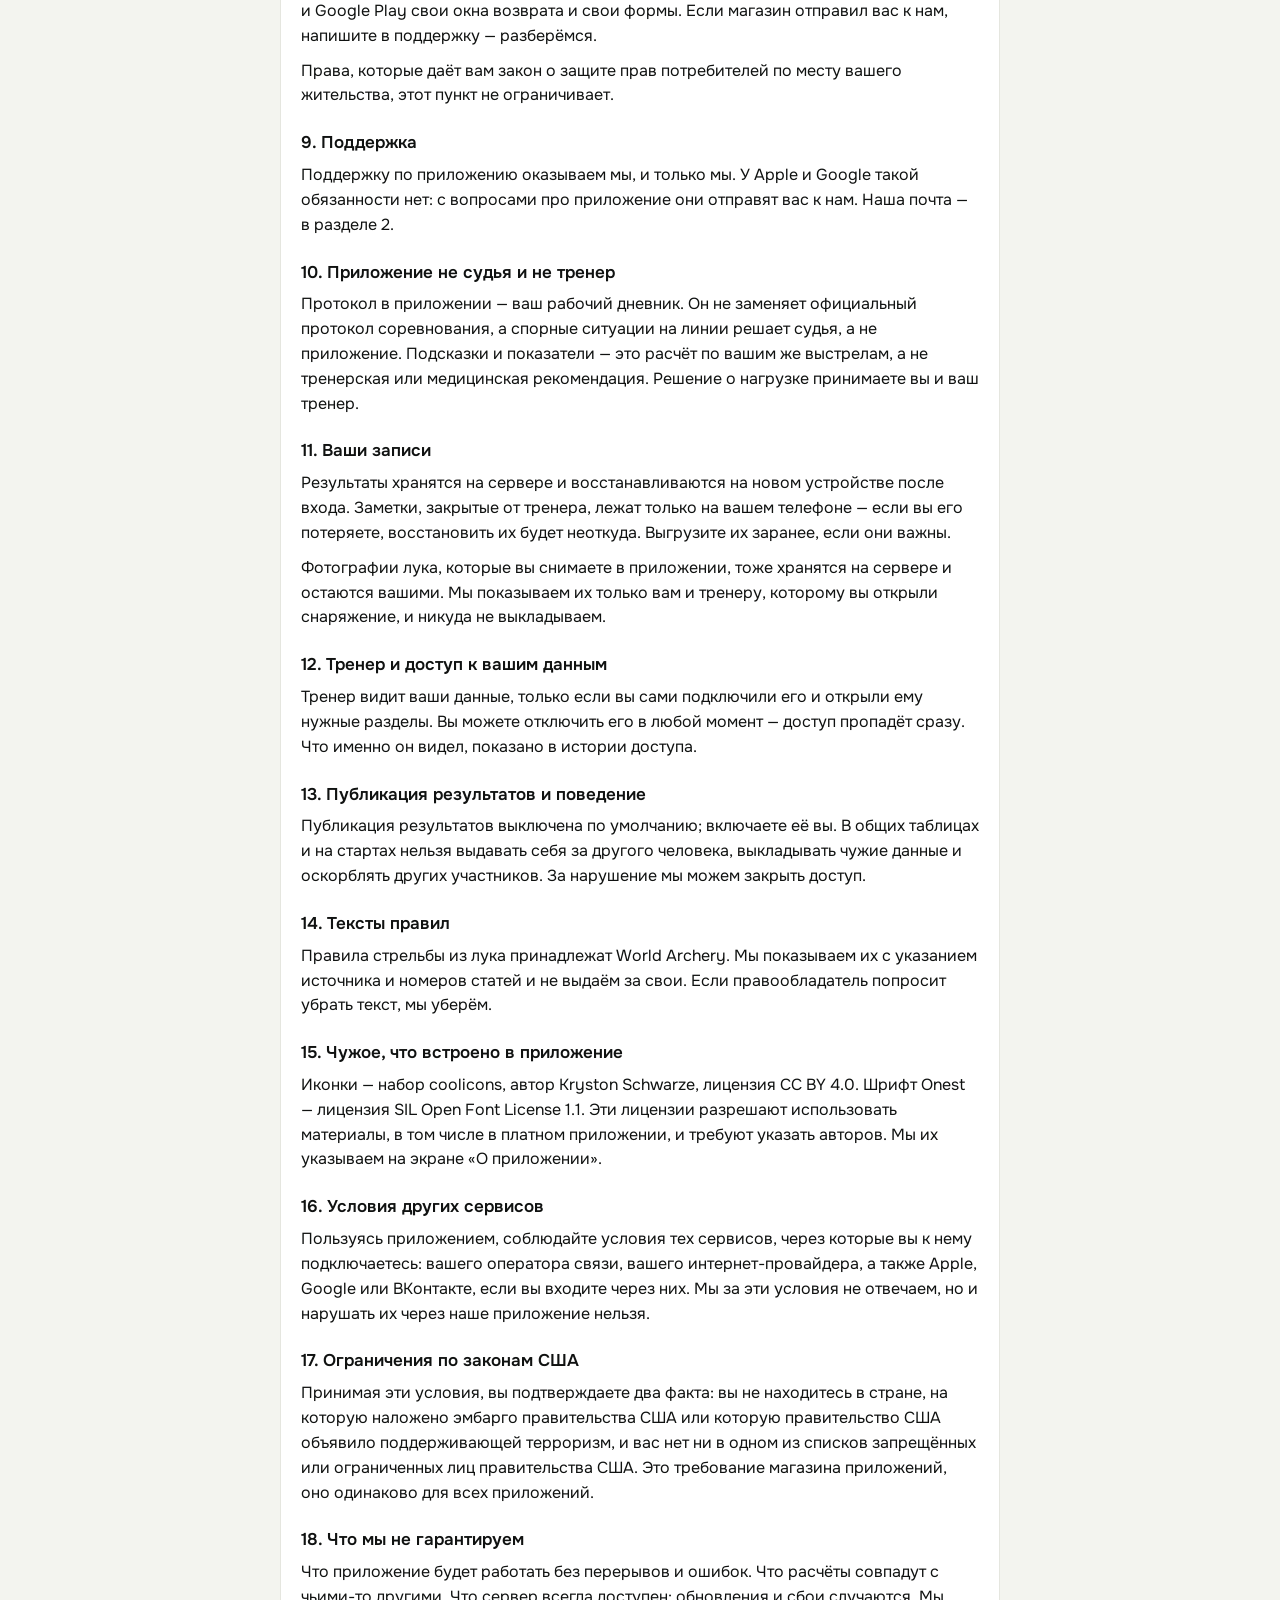
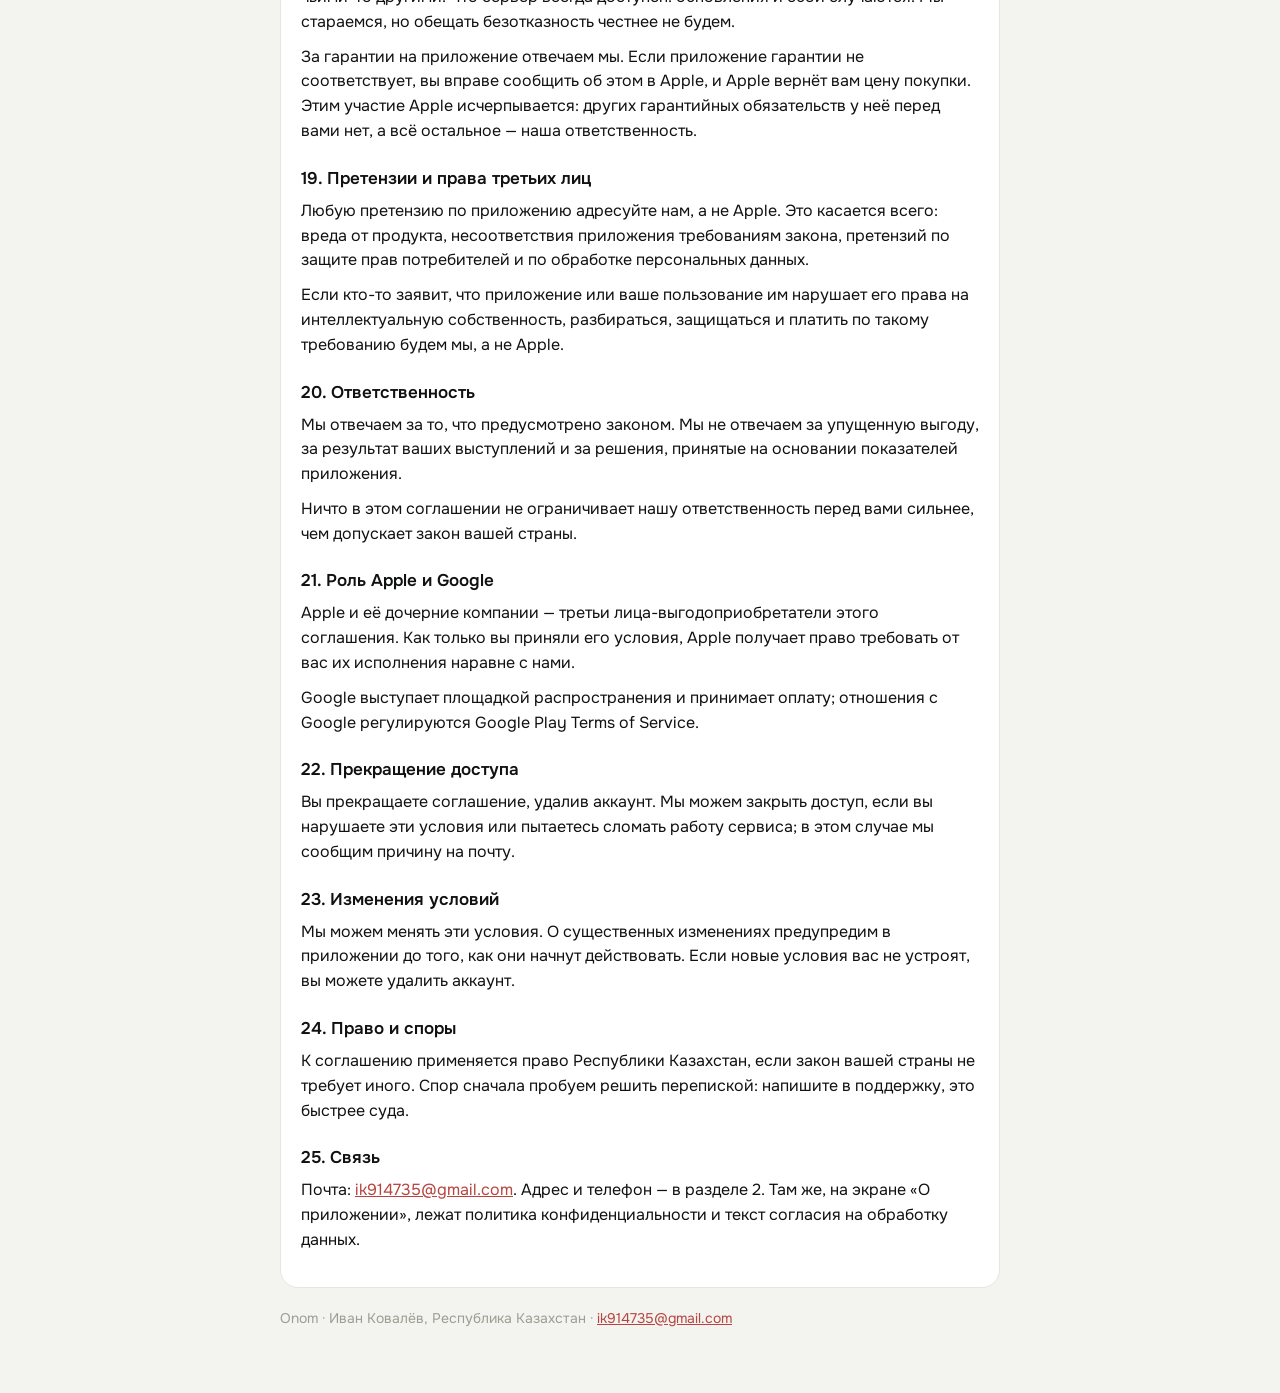
<file: terms/index.html>
<!doctype html>
<html lang="ru">
<head>
<meta charset="utf-8">
<meta name="viewport" content="width=device-width, initial-scale=1">
<title>Пользовательское соглашение · Onom</title>
<meta name="description" content="Пользовательское соглашение приложения Onom для стрельбы из лука.">
<link rel="stylesheet" href="../style.css">
<link rel="icon" href="../favicon-32.png" sizes="32x32" type="image/png">
<link rel="icon" href="../favicon-16.png" sizes="16x16" type="image/png">
<link rel="icon" href="../favicon-48.png" sizes="48x48" type="image/png">
<link rel="apple-touch-icon" href="../apple-touch-icon.png" sizes="180x180">
</head>
<body>
<div class="wrap">
  <header>
    <a class="brand" href="../">Onom</a>
    <a class="back" href="../">Все документы</a>
    <nav class="lang" aria-label="Язык"><span aria-current="page" lang="ru">Русский</span><span aria-hidden="true">|</span><a href="../en/terms/" lang="en" hreflang="en">English</a><span aria-hidden="true">|</span><a href="../kk/terms/" lang="kk" hreflang="kk">Қазақша</a></nav>
  </header>
  <main>
    <h1>ПОЛЬЗОВАТЕЛЬСКОЕ СОГЛАШЕНИЕ</h1>
    <p class="i">Редакция от 16 сентября 2026 года. Предыдущих редакций нет: это первая.</p>
    <h2>1. О чём этот документ</h2>
    <p>Это условия, на которых вы пользуетесь приложением Onom. Соглашение заключено между вами и Иваном Ковалёвым — и только между вами и нами. Apple и Google стороной этого соглашения не являются: они доставляют приложение и принимают оплату. За само приложение и за всё, что внутри него, отвечаем мы, а не магазин.</p>
    <p>Эти условия не отменяют правил магазина и не могут им противоречить: у Apple это Apple Media Services Terms and Conditions, у Google — Google Play Terms of Service.</p>
    <h2>2. Кто мы</h2>
    <p>Иван Ковалёв, Республика Казахстан. Адрес: Астана, улица Кравцова, 2. Телефон: <a href="tel:+77026364486">+7 702 636 44 86</a>. Почта: <a href="mailto:ik914735@gmail.com">ik914735@gmail.com</a>.</p>
    <p>Сюда пишите с любым вопросом, жалобой или претензией по приложению.</p>
    <h2>3. Когда вы принимаете эти условия</h2>
    <p>Когда устанавливаете приложение и заводите аккаунт. Если вы с чем-то не согласны, не заводите аккаунт: без согласия мы не сможем оказывать услугу. Отозвать согласие можно, удалив аккаунт.</p>
    <h2>4. Что вы получаете</h2>
    <p>Лицензию: право пользоваться приложением, пока действует подписка. Это не передача прав на само приложение — оно остаётся нашим.</p>
    <p>Лицензия личная и непередаваемая. Она действует на устройствах, которыми вы владеете или управляете, по правилам использования того магазина, откуда вы скачали приложение. Если это App Store, приложением могут пользоваться и аккаунты, связанные с вашим через Семейный доступ.</p>
    <h2>5. Чего делать нельзя</h2>
    <p>Перепродавать доступ, передавать свой аккаунт другим людям, разбирать приложение на части и встраивать его код в другие продукты, обходить оплату, выгружать чужие данные и использовать приложение для того, что запрещено законом.</p>
    <h2>6. Ваш аккаунт</h2>
    <p>Аккаунт один на человека. За сохранность доступа к своей почте отвечаете вы: тот, кто получил доступ к почте, получит доступ и к аккаунту. Если заметили чужой вход — напишите нам, мы закроем сессии.</p>
    <h2>7. Подписка и оплата</h2>
    <p>Первый месяц приложение работает целиком и бесплатно. Карту привязывать не нужно, ничего не списывается.</p>
    <p>Дальше нужна подписка. Её название, срок и цену вы видите на экране покупки до того, как нажмёте «оплатить», — смотрите там: в вашей стране цена может отличаться из-за налогов и курса. Оформляется подписка через App Store или Google Play, там же и отменяется. Если не оформить или не продлить её, приложение закрывается, а аккаунт и записи хранятся ещё месяц и потом удаляются — за неделю мы напомним на почту.</p>
    <p>Бесплатных функций после первого месяца нет: без подписки приложение перестаёт открываться.</p>
    <p>Подписка продлевается сама, пока вы её не отмените. Отменить можно в любой момент в настройках магазина; доступ сохраняется до конца оплаченного периода.</p>
    <h2>8. Возврат денег</h2>
    <p>Возвраты проходят по правилам того магазина, через который вы платили: в App Store и Google Play свои окна возврата и свои формы. Если магазин отправил вас к нам, напишите в поддержку — разберёмся.</p>
    <p>Права, которые даёт вам закон о защите прав потребителей по месту вашего жительства, этот пункт не ограничивает.</p>
    <h2>9. Поддержка</h2>
    <p>Поддержку по приложению оказываем мы, и только мы. У Apple и Google такой обязанности нет: с вопросами про приложение они отправят вас к нам. Наша почта — в разделе 2.</p>
    <h2>10. Приложение не судья и не тренер</h2>
    <p>Протокол в приложении — ваш рабочий дневник. Он не заменяет официальный протокол соревнования, а спорные ситуации на линии решает судья, а не приложение. Подсказки и показатели — это расчёт по вашим же выстрелам, а не тренерская или медицинская рекомендация. Решение о нагрузке принимаете вы и ваш тренер.</p>
    <h2>11. Ваши записи</h2>
    <p>Результаты хранятся на сервере и восстанавливаются на новом устройстве после входа. Заметки, закрытые от тренера, лежат только на вашем телефоне — если вы его потеряете, восстановить их будет неоткуда. Выгрузите их заранее, если они важны.</p>
    <p>Фотографии лука, которые вы снимаете в приложении, тоже хранятся на сервере и остаются вашими. Мы показываем их только вам и тренеру, которому вы открыли снаряжение, и никуда не выкладываем.</p>
    <h2>12. Тренер и доступ к вашим данным</h2>
    <p>Тренер видит ваши данные, только если вы сами подключили его и открыли ему нужные разделы. Вы можете отключить его в любой момент — доступ пропадёт сразу. Что именно он видел, показано в истории доступа.</p>
    <h2>13. Публикация результатов и поведение</h2>
    <p>Публикация результатов выключена по умолчанию; включаете её вы. В общих таблицах и на стартах нельзя выдавать себя за другого человека, выкладывать чужие данные и оскорблять других участников. За нарушение мы можем закрыть доступ.</p>
    <h2>14. Тексты правил</h2>
    <p>Правила стрельбы из лука принадлежат World Archery. Мы показываем их с указанием источника и номеров статей и не выдаём за свои. Если правообладатель попросит убрать текст, мы уберём.</p>
    <h2>15. Чужое, что встроено в приложение</h2>
    <p>Иконки — набор coolicons, автор Kryston Schwarze, лицензия CC BY 4.0. Шрифт Onest — лицензия SIL Open Font License 1.1. Эти лицензии разрешают использовать материалы, в том числе в платном приложении, и требуют указать авторов. Мы их указываем на экране «О приложении».</p>
    <h2>16. Условия других сервисов</h2>
    <p>Пользуясь приложением, соблюдайте условия тех сервисов, через которые вы к нему подключаетесь: вашего оператора связи, вашего интернет-провайдера, а также Apple, Google или ВКонтакте, если вы входите через них. Мы за эти условия не отвечаем, но и нарушать их через наше приложение нельзя.</p>
    <h2>17. Ограничения по законам США</h2>
    <p>Принимая эти условия, вы подтверждаете два факта: вы не находитесь в стране, на которую наложено эмбарго правительства США или которую правительство США объявило поддерживающей терроризм, и вас нет ни в одном из списков запрещённых или ограниченных лиц правительства США. Это требование магазина приложений, оно одинаково для всех приложений.</p>
    <h2>18. Что мы не гарантируем</h2>
    <p>Что приложение будет работать без перерывов и ошибок. Что расчёты совпадут с чьими-то другими. Что сервер всегда доступен: обновления и сбои случаются. Мы стараемся, но обещать безотказность честнее не будем.</p>
    <p>За гарантии на приложение отвечаем мы. Если приложение гарантии не соответствует, вы вправе сообщить об этом в Apple, и Apple вернёт вам цену покупки. Этим участие Apple исчерпывается: других гарантийных обязательств у неё перед вами нет, а всё остальное — наша ответственность.</p>
    <h2>19. Претензии и права третьих лиц</h2>
    <p>Любую претензию по приложению адресуйте нам, а не Apple. Это касается всего: вреда от продукта, несоответствия приложения требованиям закона, претензий по защите прав потребителей и по обработке персональных данных.</p>
    <p>Если кто-то заявит, что приложение или ваше пользование им нарушает его права на интеллектуальную собственность, разбираться, защищаться и платить по такому требованию будем мы, а не Apple.</p>
    <h2>20. Ответственность</h2>
    <p>Мы отвечаем за то, что предусмотрено законом. Мы не отвечаем за упущенную выгоду, за результат ваших выступлений и за решения, принятые на основании показателей приложения.</p>
    <p>Ничто в этом соглашении не ограничивает нашу ответственность перед вами сильнее, чем допускает закон вашей страны.</p>
    <h2>21. Роль Apple и Google</h2>
    <p>Apple и её дочерние компании — третьи лица-выгодоприобретатели этого соглашения. Как только вы приняли его условия, Apple получает право требовать от вас их исполнения наравне с нами.</p>
    <p>Google выступает площадкой распространения и принимает оплату; отношения с Google регулируются Google Play Terms of Service.</p>
    <h2>22. Прекращение доступа</h2>
    <p>Вы прекращаете соглашение, удалив аккаунт. Мы можем закрыть доступ, если вы нарушаете эти условия или пытаетесь сломать работу сервиса; в этом случае мы сообщим причину на почту.</p>
    <h2>23. Изменения условий</h2>
    <p>Мы можем менять эти условия. О существенных изменениях предупредим в приложении до того, как они начнут действовать. Если новые условия вас не устроят, вы можете удалить аккаунт.</p>
    <h2>24. Право и споры</h2>
    <p>К соглашению применяется право Республики Казахстан, если закон вашей страны не требует иного. Спор сначала пробуем решить перепиской: напишите в поддержку, это быстрее суда.</p>
    <h2>25. Связь</h2>
    <p>Почта: <a href="mailto:ik914735@gmail.com">ik914735@gmail.com</a>. Адрес и телефон — в разделе 2. Там же, на экране «О приложении», лежат политика конфиденциальности и текст согласия на обработку данных.</p>
  </main>
  <footer>Onom · Иван Ковалёв, Республика Казахстан · <a href="mailto:ik914735@gmail.com">ik914735@gmail.com</a></footer>
</div>
</body>
</html>
</file>
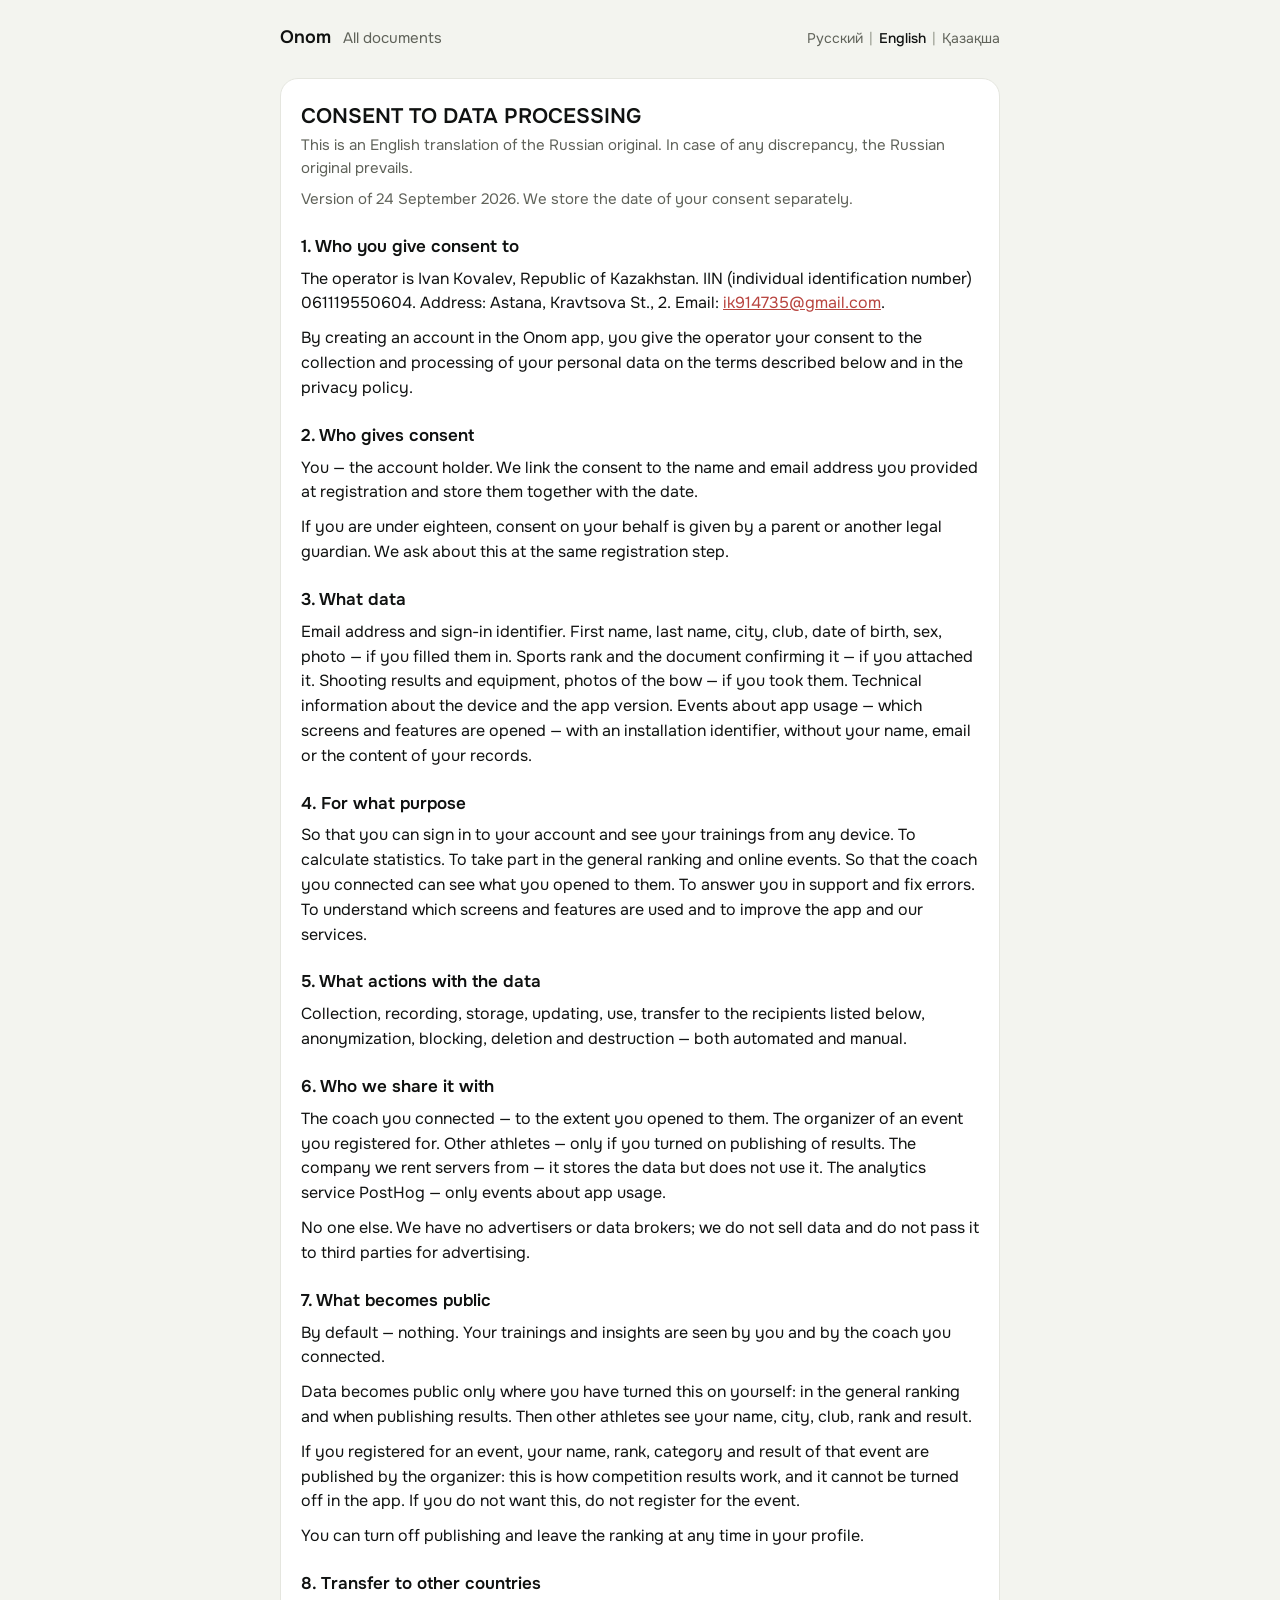
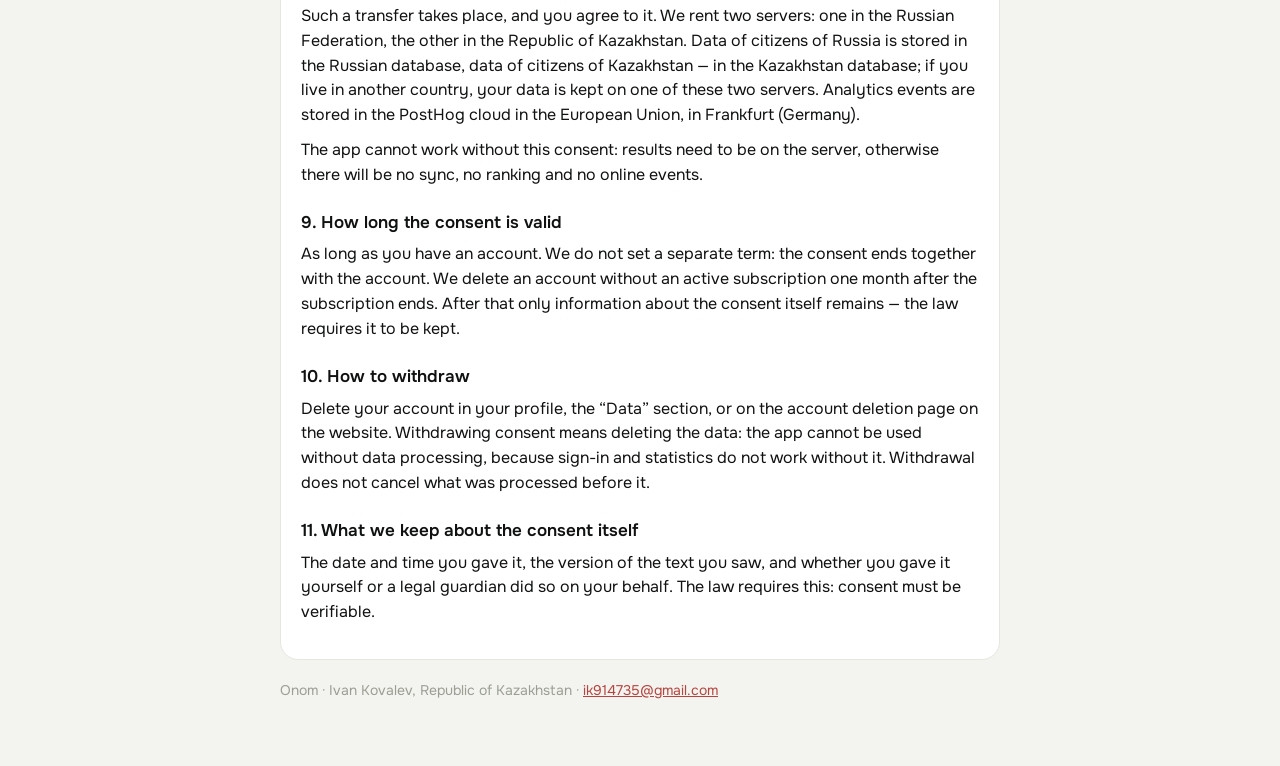
<file: en/consent/index.html>
<!doctype html>
<html lang="en">
<head>
<meta charset="utf-8">
<meta name="viewport" content="width=device-width, initial-scale=1">
<title>Consent to Data Processing · Onom</title>
<meta name="description" content="Consent to Data Processing of the Onom archery app.">
<link rel="stylesheet" href="../../style.css">
<link rel="icon" href="../../favicon-32.png" sizes="32x32" type="image/png">
<link rel="icon" href="../../favicon-16.png" sizes="16x16" type="image/png">
<link rel="icon" href="../../favicon-48.png" sizes="48x48" type="image/png">
<link rel="apple-touch-icon" href="../../apple-touch-icon.png" sizes="180x180">
</head>
<body>
<div class="wrap">
  <header>
    <a class="brand" href="../">Onom</a>
    <a class="back" href="../">All documents</a>
    <nav class="lang" aria-label="Language"><a href="../../consent/" lang="ru" hreflang="ru">Русский</a><span aria-hidden="true">|</span><span aria-current="page" lang="en">English</span><span aria-hidden="true">|</span><a href="../../kk/" lang="kk" hreflang="kk">Қазақша</a></nav>
  </header>
  <main>
    <h1>CONSENT TO DATA PROCESSING</h1>
    <p class="i">This is an English translation of the Russian original. In case of any discrepancy, the Russian original prevails.</p>
    <p class="i">Version of 24 September 2026. We store the date of your consent separately.</p>
    <h2>1. Who you give consent to</h2>
    <p>The operator is Ivan Kovalev, Republic of Kazakhstan. IIN (individual identification number) 061119550604. Address: Astana, Kravtsova St., 2. Email: <a href="mailto:ik914735@gmail.com">ik914735@gmail.com</a>.</p>
    <p>By creating an account in the Onom app, you give the operator your consent to the collection and processing of your personal data on the terms described below and in the privacy policy.</p>
    <h2>2. Who gives consent</h2>
    <p>You — the account holder. We link the consent to the name and email address you provided at registration and store them together with the date.</p>
    <p>If you are under eighteen, consent on your behalf is given by a parent or another legal guardian. We ask about this at the same registration step.</p>
    <h2>3. What data</h2>
    <p>Email address and sign-in identifier. First name, last name, city, club, date of birth, sex, photo — if you filled them in. Sports rank and the document confirming it — if you attached it. Shooting results and equipment, photos of the bow — if you took them. Technical information about the device and the app version. Events about app usage — which screens and features are opened — with an installation identifier, without your name, email or the content of your records.</p>
    <h2>4. For what purpose</h2>
    <p>So that you can sign in to your account and see your trainings from any device. To calculate statistics. To take part in the general ranking and online events. So that the coach you connected can see what you opened to them. To answer you in support and fix errors. To understand which screens and features are used and to improve the app and our services.</p>
    <h2>5. What actions with the data</h2>
    <p>Collection, recording, storage, updating, use, transfer to the recipients listed below, anonymization, blocking, deletion and destruction — both automated and manual.</p>
    <h2>6. Who we share it with</h2>
    <p>The coach you connected — to the extent you opened to them. The organizer of an event you registered for. Other athletes — only if you turned on publishing of results. The company we rent servers from — it stores the data but does not use it. The analytics service PostHog — only events about app usage.</p>
    <p>No one else. We have no advertisers or data brokers; we do not sell data and do not pass it to third parties for advertising.</p>
    <h2>7. What becomes public</h2>
    <p>By default — nothing. Your trainings and insights are seen by you and by the coach you connected.</p>
    <p>Data becomes public only where you have turned this on yourself: in the general ranking and when publishing results. Then other athletes see your name, city, club, rank and result.</p>
    <p>If you registered for an event, your name, rank, category and result of that event are published by the organizer: this is how competition results work, and it cannot be turned off in the app. If you do not want this, do not register for the event.</p>
    <p>You can turn off publishing and leave the ranking at any time in your profile.</p>
    <h2>8. Transfer to other countries</h2>
    <p>Such a transfer takes place, and you agree to it. We rent two servers: one in the Russian Federation, the other in the Republic of Kazakhstan. Data of citizens of Russia is stored in the Russian database, data of citizens of Kazakhstan — in the Kazakhstan database; if you live in another country, your data is kept on one of these two servers. Analytics events are stored in the PostHog cloud in the European Union, in Frankfurt (Germany).</p>
    <p>The app cannot work without this consent: results need to be on the server, otherwise there will be no sync, no ranking and no online events.</p>
    <h2>9. How long the consent is valid</h2>
    <p>As long as you have an account. We do not set a separate term: the consent ends together with the account. We delete an account without an active subscription one month after the subscription ends. After that only information about the consent itself remains — the law requires it to be kept.</p>
    <h2>10. How to withdraw</h2>
    <p>Delete your account in your profile, the “Data” section, or on the account deletion page on the website. Withdrawing consent means deleting the data: the app cannot be used without data processing, because sign-in and statistics do not work without it. Withdrawal does not cancel what was processed before it.</p>
    <h2>11. What we keep about the consent itself</h2>
    <p>The date and time you gave it, the version of the text you saw, and whether you gave it yourself or a legal guardian did so on your behalf. The law requires this: consent must be verifiable.</p>
  </main>
  <footer>Onom · Ivan Kovalev, Republic of Kazakhstan · <a href="mailto:ik914735@gmail.com">ik914735@gmail.com</a></footer>
</div>
</body>
</html>
</file>
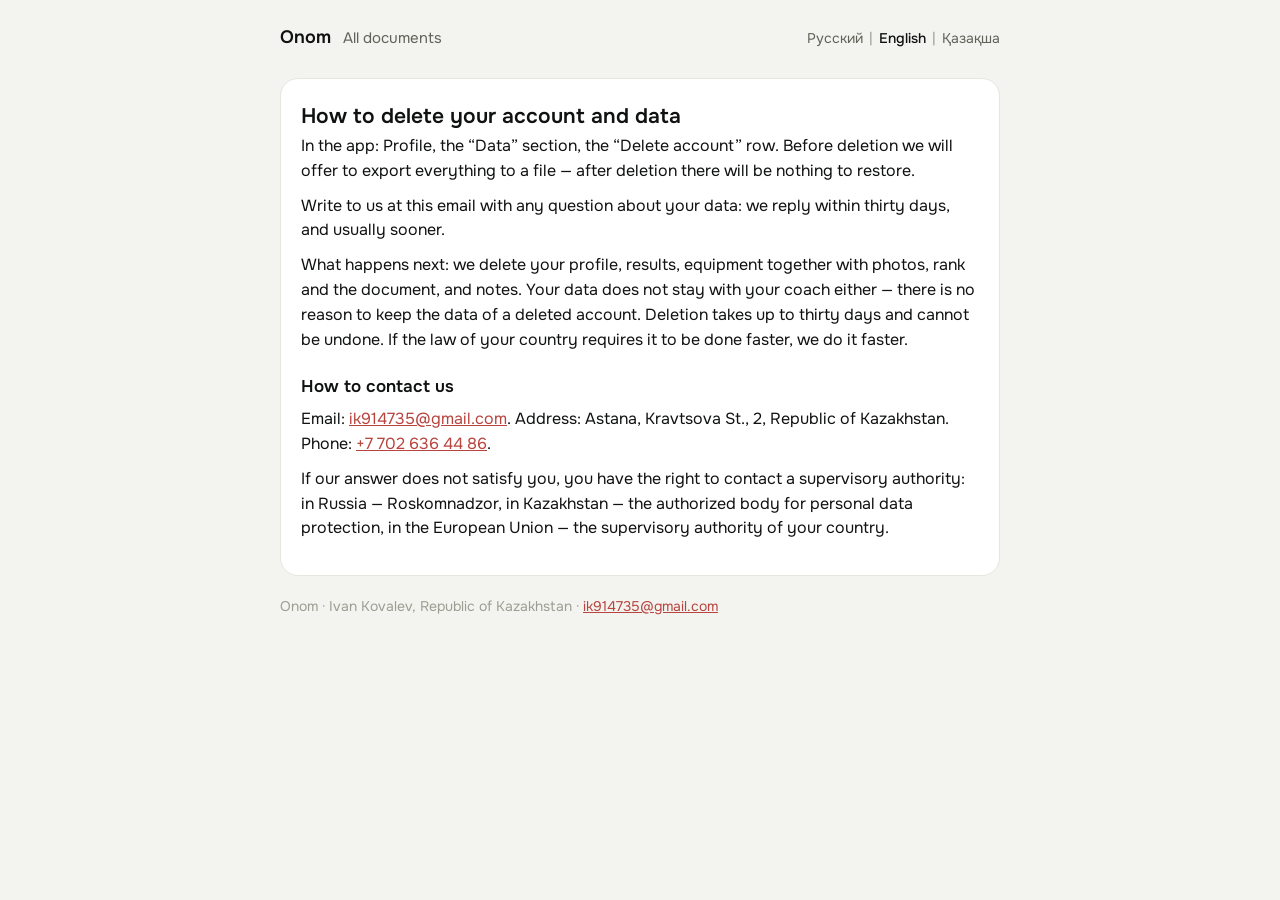
<file: en/delete-account/index.html>
<!doctype html>
<html lang="en">
<head>
<meta charset="utf-8">
<meta name="viewport" content="width=device-width, initial-scale=1">
<title>Delete Account · Onom</title>
<meta name="description" content="Delete Account of the Onom archery app.">
<link rel="stylesheet" href="../../style.css">
<link rel="icon" href="../../favicon-32.png" sizes="32x32" type="image/png">
<link rel="icon" href="../../favicon-16.png" sizes="16x16" type="image/png">
<link rel="icon" href="../../favicon-48.png" sizes="48x48" type="image/png">
<link rel="apple-touch-icon" href="../../apple-touch-icon.png" sizes="180x180">
</head>
<body>
<div class="wrap">
  <header>
    <a class="brand" href="../">Onom</a>
    <a class="back" href="../">All documents</a>
    <nav class="lang" aria-label="Language"><a href="../../delete-account/" lang="ru" hreflang="ru">Русский</a><span aria-hidden="true">|</span><span aria-current="page" lang="en">English</span><span aria-hidden="true">|</span><a href="../../kk/" lang="kk" hreflang="kk">Қазақша</a></nav>
  </header>
  <main>
    <h1>How to delete your account and data</h1>
    <p>In the app: Profile, the “Data” section, the “Delete account” row. Before deletion we will offer to export everything to a file — after deletion there will be nothing to restore.</p>
    <p>Write to us at this email with any question about your data: we reply within thirty days, and usually sooner.</p>
    <p>What happens next: we delete your profile, results, equipment together with photos, rank and the document, and notes. Your data does not stay with your coach either — there is no reason to keep the data of a deleted account. Deletion takes up to thirty days and cannot be undone. If the law of your country requires it to be done faster, we do it faster.</p>
    <h2>How to contact us</h2>
    <p>Email: <a href="mailto:ik914735@gmail.com">ik914735@gmail.com</a>. Address: Astana, Kravtsova St., 2, Republic of Kazakhstan. Phone: <a href="tel:+77026364486">+7 702 636 44 86</a>.</p>
    <p>If our answer does not satisfy you, you have the right to contact a supervisory authority: in Russia — Roskomnadzor, in Kazakhstan — the authorized body for personal data protection, in the European Union — the supervisory authority of your country.</p>
  </main>
  <footer>Onom · Ivan Kovalev, Republic of Kazakhstan · <a href="mailto:ik914735@gmail.com">ik914735@gmail.com</a></footer>
</div>
</body>
</html>
</file>
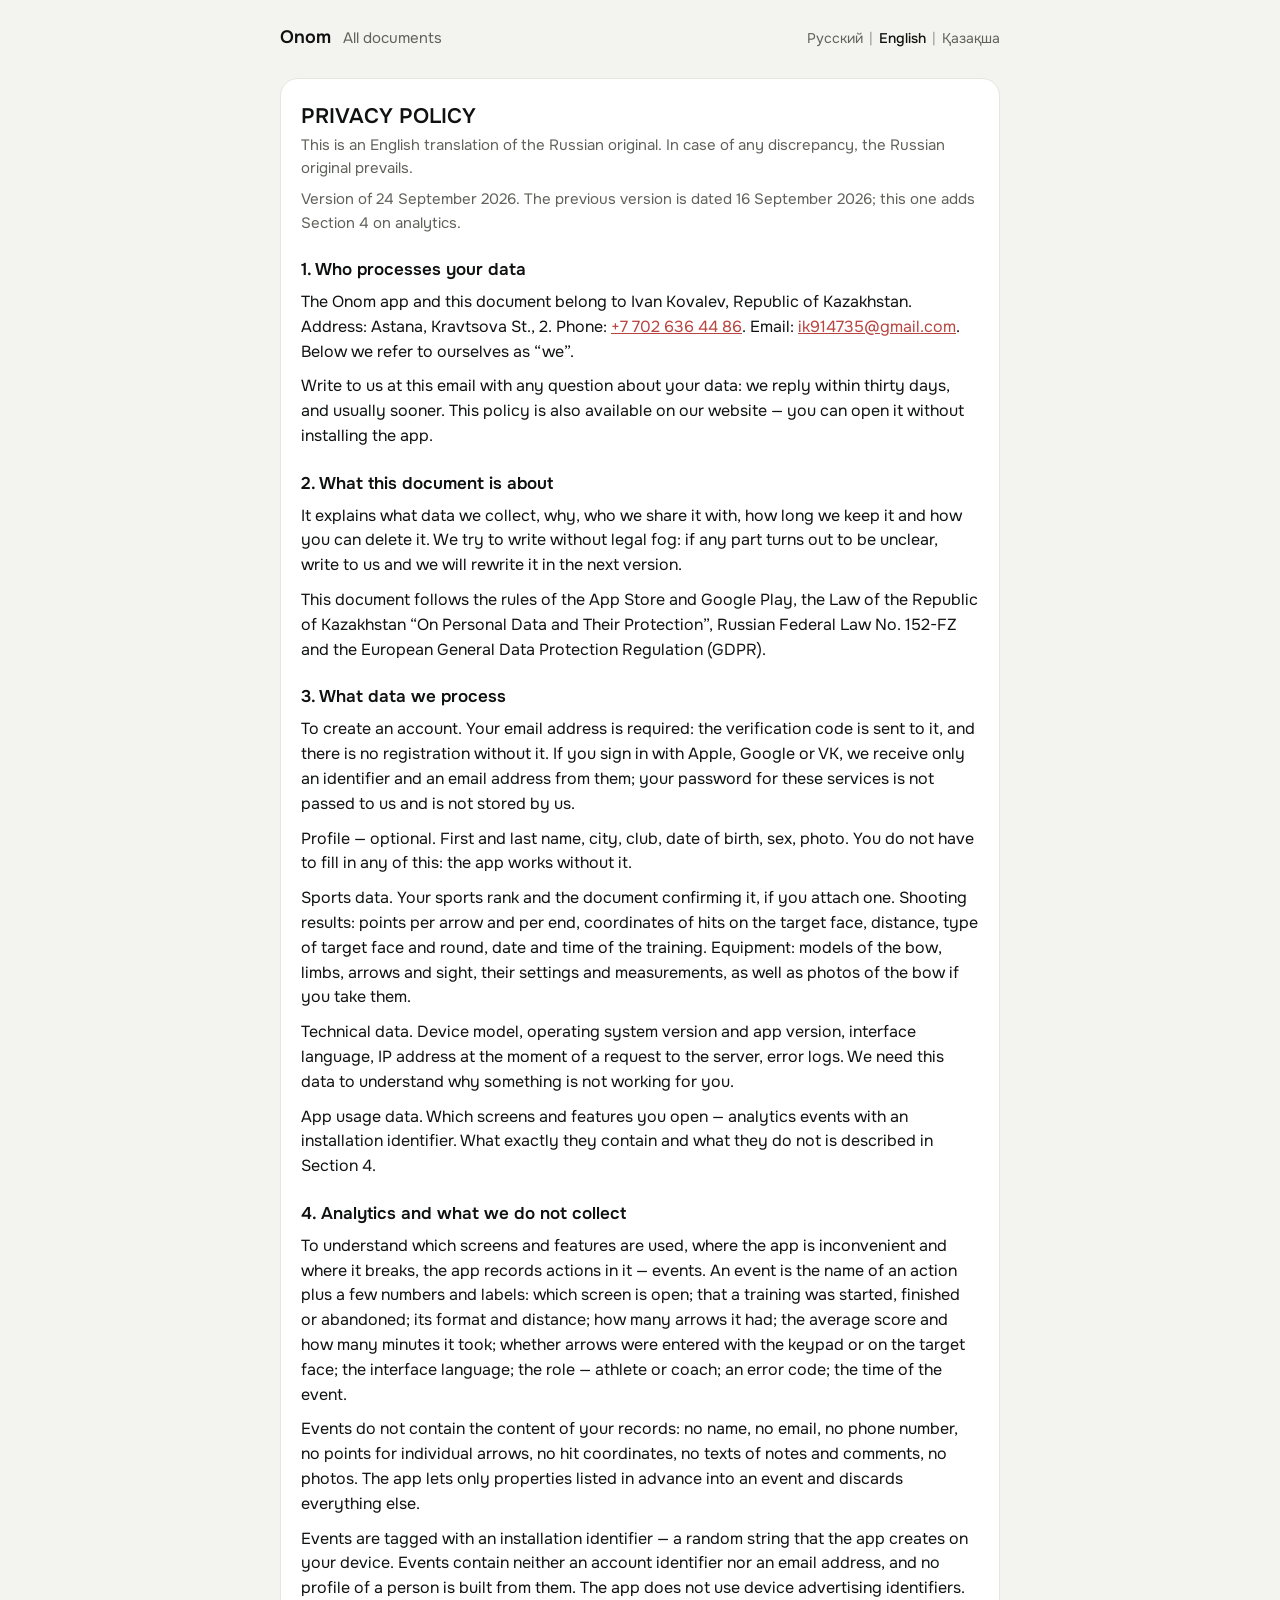
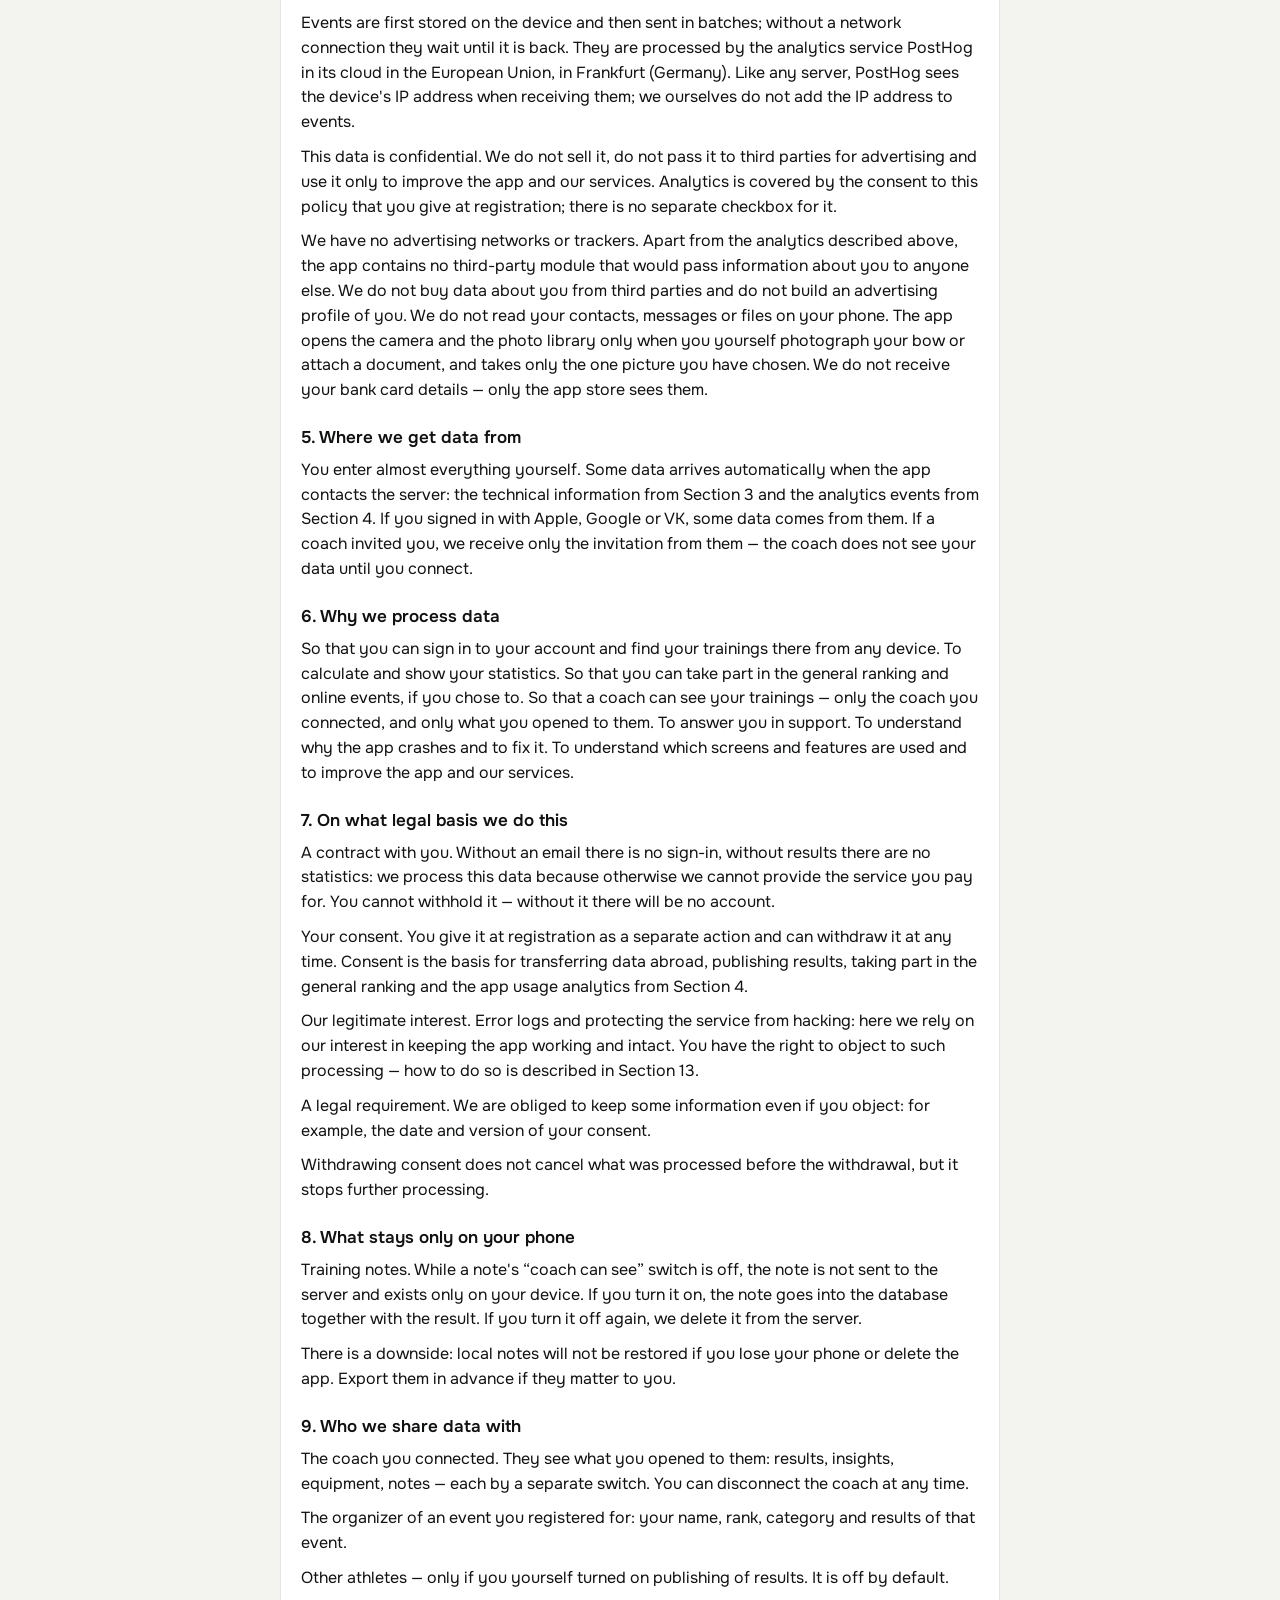
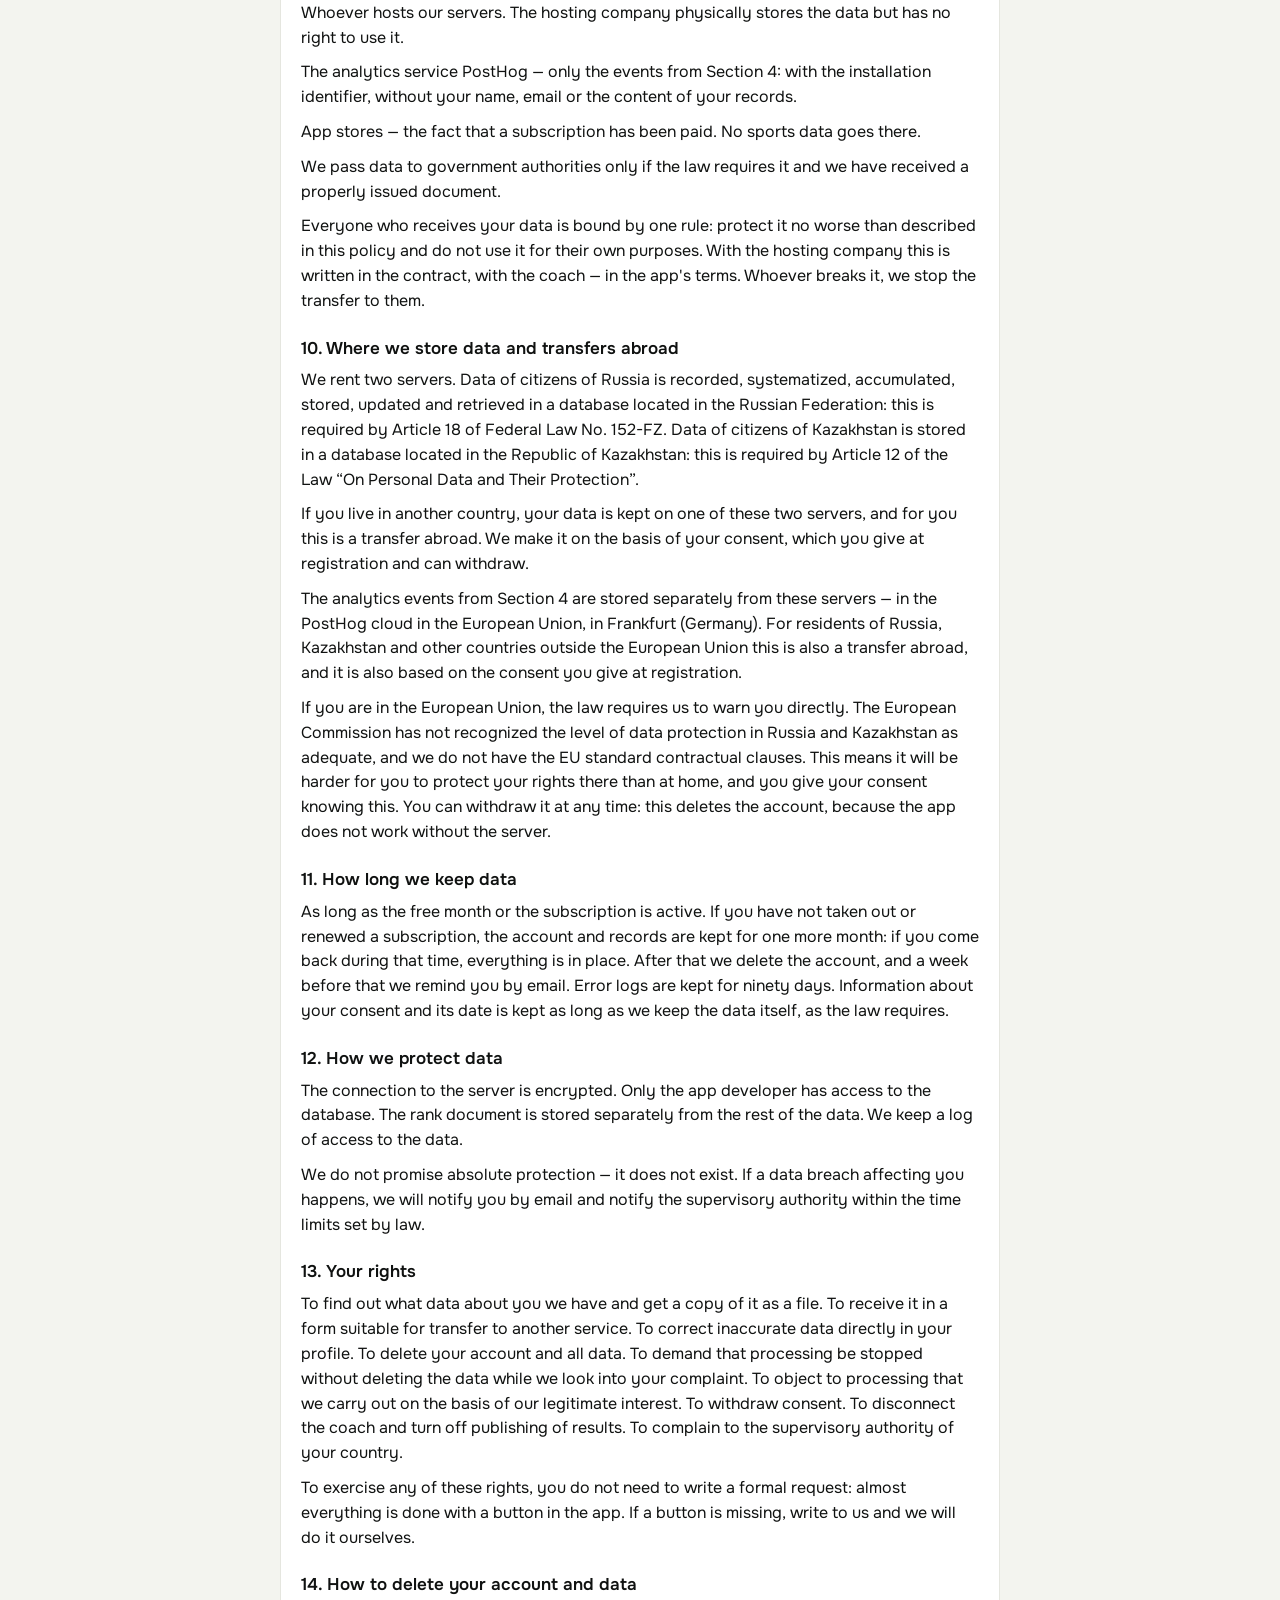
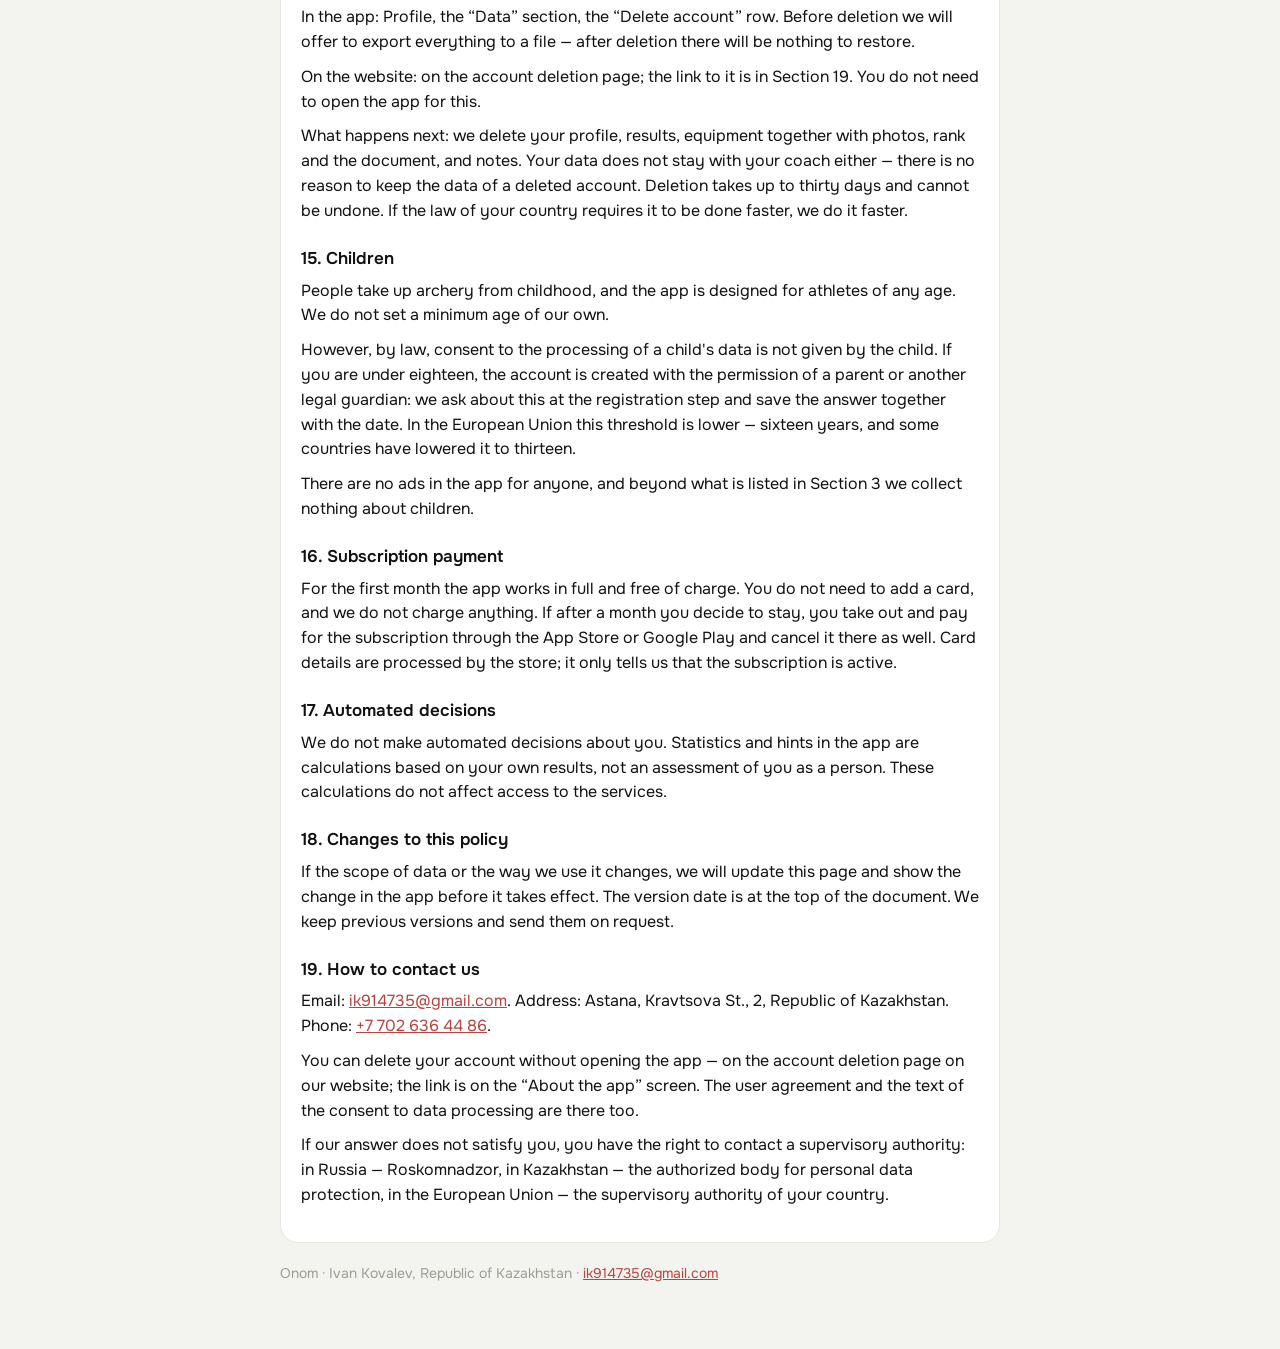
<file: en/privacy/index.html>
<!doctype html>
<html lang="en">
<head>
<meta charset="utf-8">
<meta name="viewport" content="width=device-width, initial-scale=1">
<title>Privacy Policy · Onom</title>
<meta name="description" content="Privacy Policy of the Onom archery app.">
<link rel="stylesheet" href="../../style.css">
<link rel="icon" href="../../favicon-32.png" sizes="32x32" type="image/png">
<link rel="icon" href="../../favicon-16.png" sizes="16x16" type="image/png">
<link rel="icon" href="../../favicon-48.png" sizes="48x48" type="image/png">
<link rel="apple-touch-icon" href="../../apple-touch-icon.png" sizes="180x180">
</head>
<body>
<div class="wrap">
  <header>
    <a class="brand" href="../">Onom</a>
    <a class="back" href="../">All documents</a>
    <nav class="lang" aria-label="Language"><a href="../../privacy/" lang="ru" hreflang="ru">Русский</a><span aria-hidden="true">|</span><span aria-current="page" lang="en">English</span><span aria-hidden="true">|</span><a href="../../kk/privacy/" lang="kk" hreflang="kk">Қазақша</a></nav>
  </header>
  <main>
    <h1>PRIVACY POLICY</h1>
    <p class="i">This is an English translation of the Russian original. In case of any discrepancy, the Russian original prevails.</p>
    <p class="i">Version of 24 September 2026. The previous version is dated 16 September 2026; this one adds Section 4 on analytics.</p>
    <h2>1. Who processes your data</h2>
    <p>The Onom app and this document belong to Ivan Kovalev, Republic of Kazakhstan. Address: Astana, Kravtsova St., 2. Phone: <a href="tel:+77026364486">+7 702 636 44 86</a>. Email: <a href="mailto:ik914735@gmail.com">ik914735@gmail.com</a>. Below we refer to ourselves as “we”.</p>
    <p>Write to us at this email with any question about your data: we reply within thirty days, and usually sooner. This policy is also available on our website — you can open it without installing the app.</p>
    <h2>2. What this document is about</h2>
    <p>It explains what data we collect, why, who we share it with, how long we keep it and how you can delete it. We try to write without legal fog: if any part turns out to be unclear, write to us and we will rewrite it in the next version.</p>
    <p>This document follows the rules of the App Store and Google Play, the Law of the Republic of Kazakhstan “On Personal Data and Their Protection”, Russian Federal Law No. 152-FZ and the European General Data Protection Regulation (GDPR).</p>
    <h2>3. What data we process</h2>
    <p>To create an account. Your email address is required: the verification code is sent to it, and there is no registration without it. If you sign in with Apple, Google or VK, we receive only an identifier and an email address from them; your password for these services is not passed to us and is not stored by us.</p>
    <p>Profile — optional. First and last name, city, club, date of birth, sex, photo. You do not have to fill in any of this: the app works without it.</p>
    <p>Sports data. Your sports rank and the document confirming it, if you attach one. Shooting results: points per arrow and per end, coordinates of hits on the target face, distance, type of target face and round, date and time of the training. Equipment: models of the bow, limbs, arrows and sight, their settings and measurements, as well as photos of the bow if you take them.</p>
    <p>Technical data. Device model, operating system version and app version, interface language, IP address at the moment of a request to the server, error logs. We need this data to understand why something is not working for you.</p>
    <p>App usage data. Which screens and features you open — analytics events with an installation identifier. What exactly they contain and what they do not is described in Section 4.</p>
    <h2>4. Analytics and what we do not collect</h2>
    <p>To understand which screens and features are used, where the app is inconvenient and where it breaks, the app records actions in it — events. An event is the name of an action plus a few numbers and labels: which screen is open; that a training was started, finished or abandoned; its format and distance; how many arrows it had; the average score and how many minutes it took; whether arrows were entered with the keypad or on the target face; the interface language; the role — athlete or coach; an error code; the time of the event.</p>
    <p>Events do not contain the content of your records: no name, no email, no phone number, no points for individual arrows, no hit coordinates, no texts of notes and comments, no photos. The app lets only properties listed in advance into an event and discards everything else.</p>
    <p>Events are tagged with an installation identifier — a random string that the app creates on your device. Events contain neither an account identifier nor an email address, and no profile of a person is built from them. The app does not use device advertising identifiers.</p>
    <p>Events are first stored on the device and then sent in batches; without a network connection they wait until it is back. They are processed by the analytics service PostHog in its cloud in the European Union, in Frankfurt (Germany). Like any server, PostHog sees the device's IP address when receiving them; we ourselves do not add the IP address to events.</p>
    <p>This data is confidential. We do not sell it, do not pass it to third parties for advertising and use it only to improve the app and our services. Analytics is covered by the consent to this policy that you give at registration; there is no separate checkbox for it.</p>
    <p>We have no advertising networks or trackers. Apart from the analytics described above, the app contains no third-party module that would pass information about you to anyone else. We do not buy data about you from third parties and do not build an advertising profile of you. We do not read your contacts, messages or files on your phone. The app opens the camera and the photo library only when you yourself photograph your bow or attach a document, and takes only the one picture you have chosen. We do not receive your bank card details — only the app store sees them.</p>
    <h2>5. Where we get data from</h2>
    <p>You enter almost everything yourself. Some data arrives automatically when the app contacts the server: the technical information from Section 3 and the analytics events from Section 4. If you signed in with Apple, Google or VK, some data comes from them. If a coach invited you, we receive only the invitation from them — the coach does not see your data until you connect.</p>
    <h2>6. Why we process data</h2>
    <p>So that you can sign in to your account and find your trainings there from any device. To calculate and show your statistics. So that you can take part in the general ranking and online events, if you chose to. So that a coach can see your trainings — only the coach you connected, and only what you opened to them. To answer you in support. To understand why the app crashes and to fix it. To understand which screens and features are used and to improve the app and our services.</p>
    <h2>7. On what legal basis we do this</h2>
    <p>A contract with you. Without an email there is no sign-in, without results there are no statistics: we process this data because otherwise we cannot provide the service you pay for. You cannot withhold it — without it there will be no account.</p>
    <p>Your consent. You give it at registration as a separate action and can withdraw it at any time. Consent is the basis for transferring data abroad, publishing results, taking part in the general ranking and the app usage analytics from Section 4.</p>
    <p>Our legitimate interest. Error logs and protecting the service from hacking: here we rely on our interest in keeping the app working and intact. You have the right to object to such processing — how to do so is described in Section 13.</p>
    <p>A legal requirement. We are obliged to keep some information even if you object: for example, the date and version of your consent.</p>
    <p>Withdrawing consent does not cancel what was processed before the withdrawal, but it stops further processing.</p>
    <h2>8. What stays only on your phone</h2>
    <p>Training notes. While a note's “coach can see” switch is off, the note is not sent to the server and exists only on your device. If you turn it on, the note goes into the database together with the result. If you turn it off again, we delete it from the server.</p>
    <p>There is a downside: local notes will not be restored if you lose your phone or delete the app. Export them in advance if they matter to you.</p>
    <h2>9. Who we share data with</h2>
    <p>The coach you connected. They see what you opened to them: results, insights, equipment, notes — each by a separate switch. You can disconnect the coach at any time.</p>
    <p>The organizer of an event you registered for: your name, rank, category and results of that event.</p>
    <p>Other athletes — only if you yourself turned on publishing of results. It is off by default.</p>
    <p>Whoever hosts our servers. The hosting company physically stores the data but has no right to use it.</p>
    <p>The analytics service PostHog — only the events from Section 4: with the installation identifier, without your name, email or the content of your records.</p>
    <p>App stores — the fact that a subscription has been paid. No sports data goes there.</p>
    <p>We pass data to government authorities only if the law requires it and we have received a properly issued document.</p>
    <p>Everyone who receives your data is bound by one rule: protect it no worse than described in this policy and do not use it for their own purposes. With the hosting company this is written in the contract, with the coach — in the app's terms. Whoever breaks it, we stop the transfer to them.</p>
    <h2>10. Where we store data and transfers abroad</h2>
    <p>We rent two servers. Data of citizens of Russia is recorded, systematized, accumulated, stored, updated and retrieved in a database located in the Russian Federation: this is required by Article 18 of Federal Law No. 152-FZ. Data of citizens of Kazakhstan is stored in a database located in the Republic of Kazakhstan: this is required by Article 12 of the Law “On Personal Data and Their Protection”.</p>
    <p>If you live in another country, your data is kept on one of these two servers, and for you this is a transfer abroad. We make it on the basis of your consent, which you give at registration and can withdraw.</p>
    <p>The analytics events from Section 4 are stored separately from these servers — in the PostHog cloud in the European Union, in Frankfurt (Germany). For residents of Russia, Kazakhstan and other countries outside the European Union this is also a transfer abroad, and it is also based on the consent you give at registration.</p>
    <p>If you are in the European Union, the law requires us to warn you directly. The European Commission has not recognized the level of data protection in Russia and Kazakhstan as adequate, and we do not have the EU standard contractual clauses. This means it will be harder for you to protect your rights there than at home, and you give your consent knowing this. You can withdraw it at any time: this deletes the account, because the app does not work without the server.</p>
    <h2>11. How long we keep data</h2>
    <p>As long as the free month or the subscription is active. If you have not taken out or renewed a subscription, the account and records are kept for one more month: if you come back during that time, everything is in place. After that we delete the account, and a week before that we remind you by email. Error logs are kept for ninety days. Information about your consent and its date is kept as long as we keep the data itself, as the law requires.</p>
    <h2>12. How we protect data</h2>
    <p>The connection to the server is encrypted. Only the app developer has access to the database. The rank document is stored separately from the rest of the data. We keep a log of access to the data.</p>
    <p>We do not promise absolute protection — it does not exist. If a data breach affecting you happens, we will notify you by email and notify the supervisory authority within the time limits set by law.</p>
    <h2>13. Your rights</h2>
    <p>To find out what data about you we have and get a copy of it as a file. To receive it in a form suitable for transfer to another service. To correct inaccurate data directly in your profile. To delete your account and all data. To demand that processing be stopped without deleting the data while we look into your complaint. To object to processing that we carry out on the basis of our legitimate interest. To withdraw consent. To disconnect the coach and turn off publishing of results. To complain to the supervisory authority of your country.</p>
    <p>To exercise any of these rights, you do not need to write a formal request: almost everything is done with a button in the app. If a button is missing, write to us and we will do it ourselves.</p>
    <h2>14. How to delete your account and data</h2>
    <p>In the app: Profile, the “Data” section, the “Delete account” row. Before deletion we will offer to export everything to a file — after deletion there will be nothing to restore.</p>
    <p>On the website: on the account deletion page; the link to it is in Section 19. You do not need to open the app for this.</p>
    <p>What happens next: we delete your profile, results, equipment together with photos, rank and the document, and notes. Your data does not stay with your coach either — there is no reason to keep the data of a deleted account. Deletion takes up to thirty days and cannot be undone. If the law of your country requires it to be done faster, we do it faster.</p>
    <h2>15. Children</h2>
    <p>People take up archery from childhood, and the app is designed for athletes of any age. We do not set a minimum age of our own.</p>
    <p>However, by law, consent to the processing of a child's data is not given by the child. If you are under eighteen, the account is created with the permission of a parent or another legal guardian: we ask about this at the registration step and save the answer together with the date. In the European Union this threshold is lower — sixteen years, and some countries have lowered it to thirteen.</p>
    <p>There are no ads in the app for anyone, and beyond what is listed in Section 3 we collect nothing about children.</p>
    <h2>16. Subscription payment</h2>
    <p>For the first month the app works in full and free of charge. You do not need to add a card, and we do not charge anything. If after a month you decide to stay, you take out and pay for the subscription through the App Store or Google Play and cancel it there as well. Card details are processed by the store; it only tells us that the subscription is active.</p>
    <h2>17. Automated decisions</h2>
    <p>We do not make automated decisions about you. Statistics and hints in the app are calculations based on your own results, not an assessment of you as a person. These calculations do not affect access to the services.</p>
    <h2>18. Changes to this policy</h2>
    <p>If the scope of data or the way we use it changes, we will update this page and show the change in the app before it takes effect. The version date is at the top of the document. We keep previous versions and send them on request.</p>
    <h2>19. How to contact us</h2>
    <p>Email: <a href="mailto:ik914735@gmail.com">ik914735@gmail.com</a>. Address: Astana, Kravtsova St., 2, Republic of Kazakhstan. Phone: <a href="tel:+77026364486">+7 702 636 44 86</a>.</p>
    <p>You can delete your account without opening the app — on the account deletion page on our website; the link is on the “About the app” screen. The user agreement and the text of the consent to data processing are there too.</p>
    <p>If our answer does not satisfy you, you have the right to contact a supervisory authority: in Russia — Roskomnadzor, in Kazakhstan — the authorized body for personal data protection, in the European Union — the supervisory authority of your country.</p>
  </main>
  <footer>Onom · Ivan Kovalev, Republic of Kazakhstan · <a href="mailto:ik914735@gmail.com">ik914735@gmail.com</a></footer>
</div>
</body>
</html>
</file>
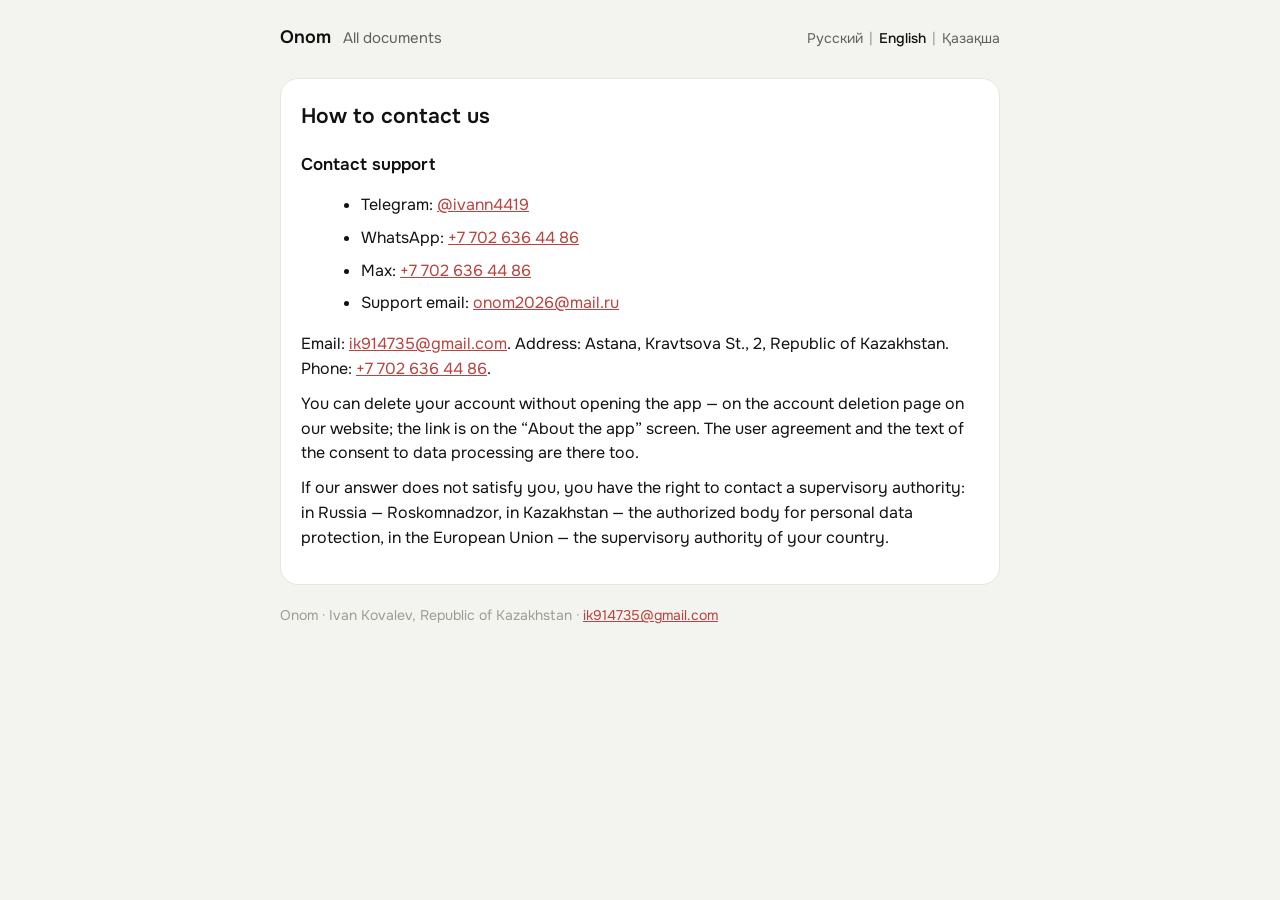
<file: en/support/index.html>
<!doctype html>
<html lang="en">
<head>
<meta charset="utf-8">
<meta name="viewport" content="width=device-width, initial-scale=1">
<title>Support · Onom</title>
<meta name="description" content="Support of the Onom archery app.">
<link rel="stylesheet" href="../../style.css">
<link rel="icon" href="../../favicon-32.png" sizes="32x32" type="image/png">
<link rel="icon" href="../../favicon-16.png" sizes="16x16" type="image/png">
<link rel="icon" href="../../favicon-48.png" sizes="48x48" type="image/png">
<link rel="apple-touch-icon" href="../../apple-touch-icon.png" sizes="180x180">
</head>
<body>
<div class="wrap">
  <header>
    <a class="brand" href="../">Onom</a>
    <a class="back" href="../">All documents</a>
    <nav class="lang" aria-label="Language"><a href="../../support/" lang="ru" hreflang="ru">Русский</a><span aria-hidden="true">|</span><span aria-current="page" lang="en">English</span><span aria-hidden="true">|</span><a href="../../kk/" lang="kk" hreflang="kk">Қазақша</a></nav>
  </header>
  <main>
    <h1>How to contact us</h1>
    <h2>Contact support</h2>
    <ul><li>Telegram: <a href="https://t.me/ivann4419">@ivann4419</a></li><li>WhatsApp: <a href="https://wa.me/77026364486">+7 702 636 44 86</a></li><li>Max: <a href="tel:+77026364486">+7 702 636 44 86</a></li><li>Support email: <a href="mailto:onom2026@mail.ru">onom2026@mail.ru</a></li></ul>
    <p>Email: <a href="mailto:ik914735@gmail.com">ik914735@gmail.com</a>. Address: Astana, Kravtsova St., 2, Republic of Kazakhstan. Phone: <a href="tel:+77026364486">+7 702 636 44 86</a>.</p>
    <p>You can delete your account without opening the app — on the account deletion page on our website; the link is on the “About the app” screen. The user agreement and the text of the consent to data processing are there too.</p>
    <p>If our answer does not satisfy you, you have the right to contact a supervisory authority: in Russia — Roskomnadzor, in Kazakhstan — the authorized body for personal data protection, in the European Union — the supervisory authority of your country.</p>
  </main>
  <footer>Onom · Ivan Kovalev, Republic of Kazakhstan · <a href="mailto:ik914735@gmail.com">ik914735@gmail.com</a></footer>
</div>
</body>
</html>
</file>
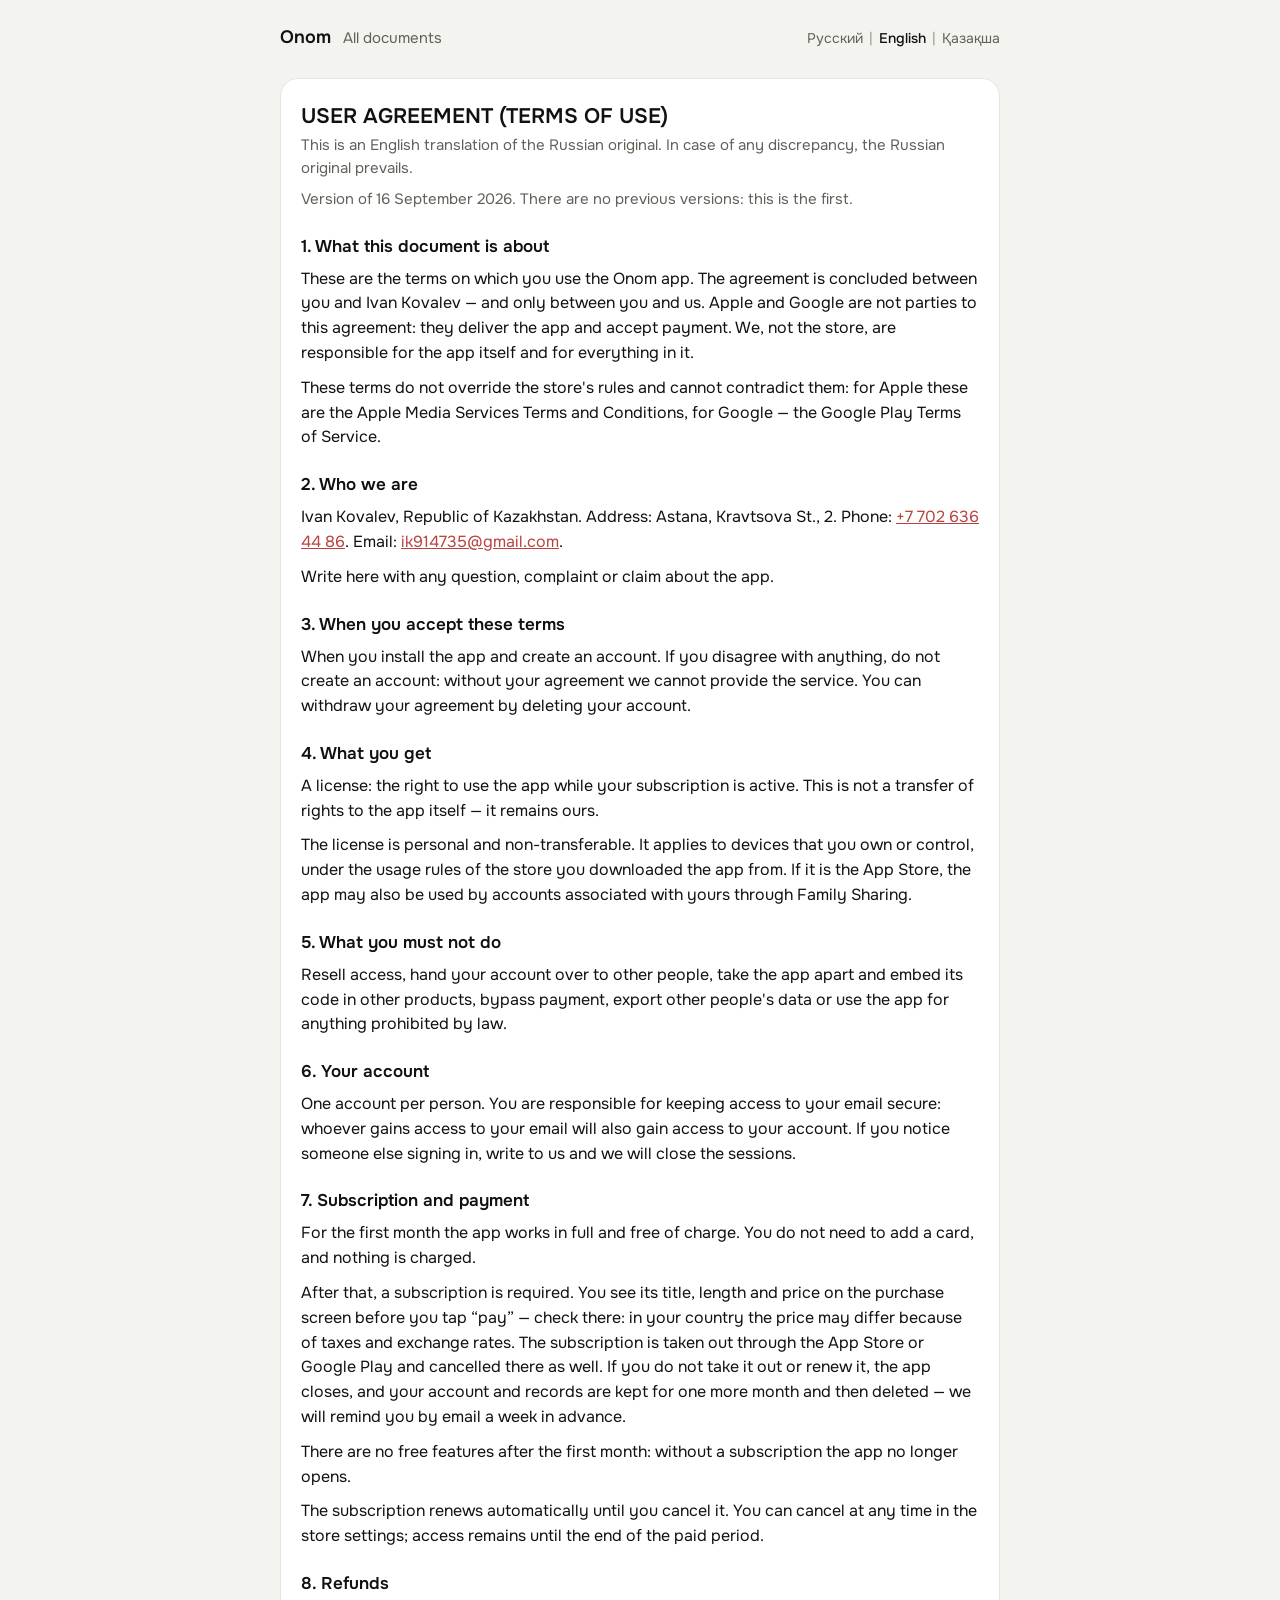
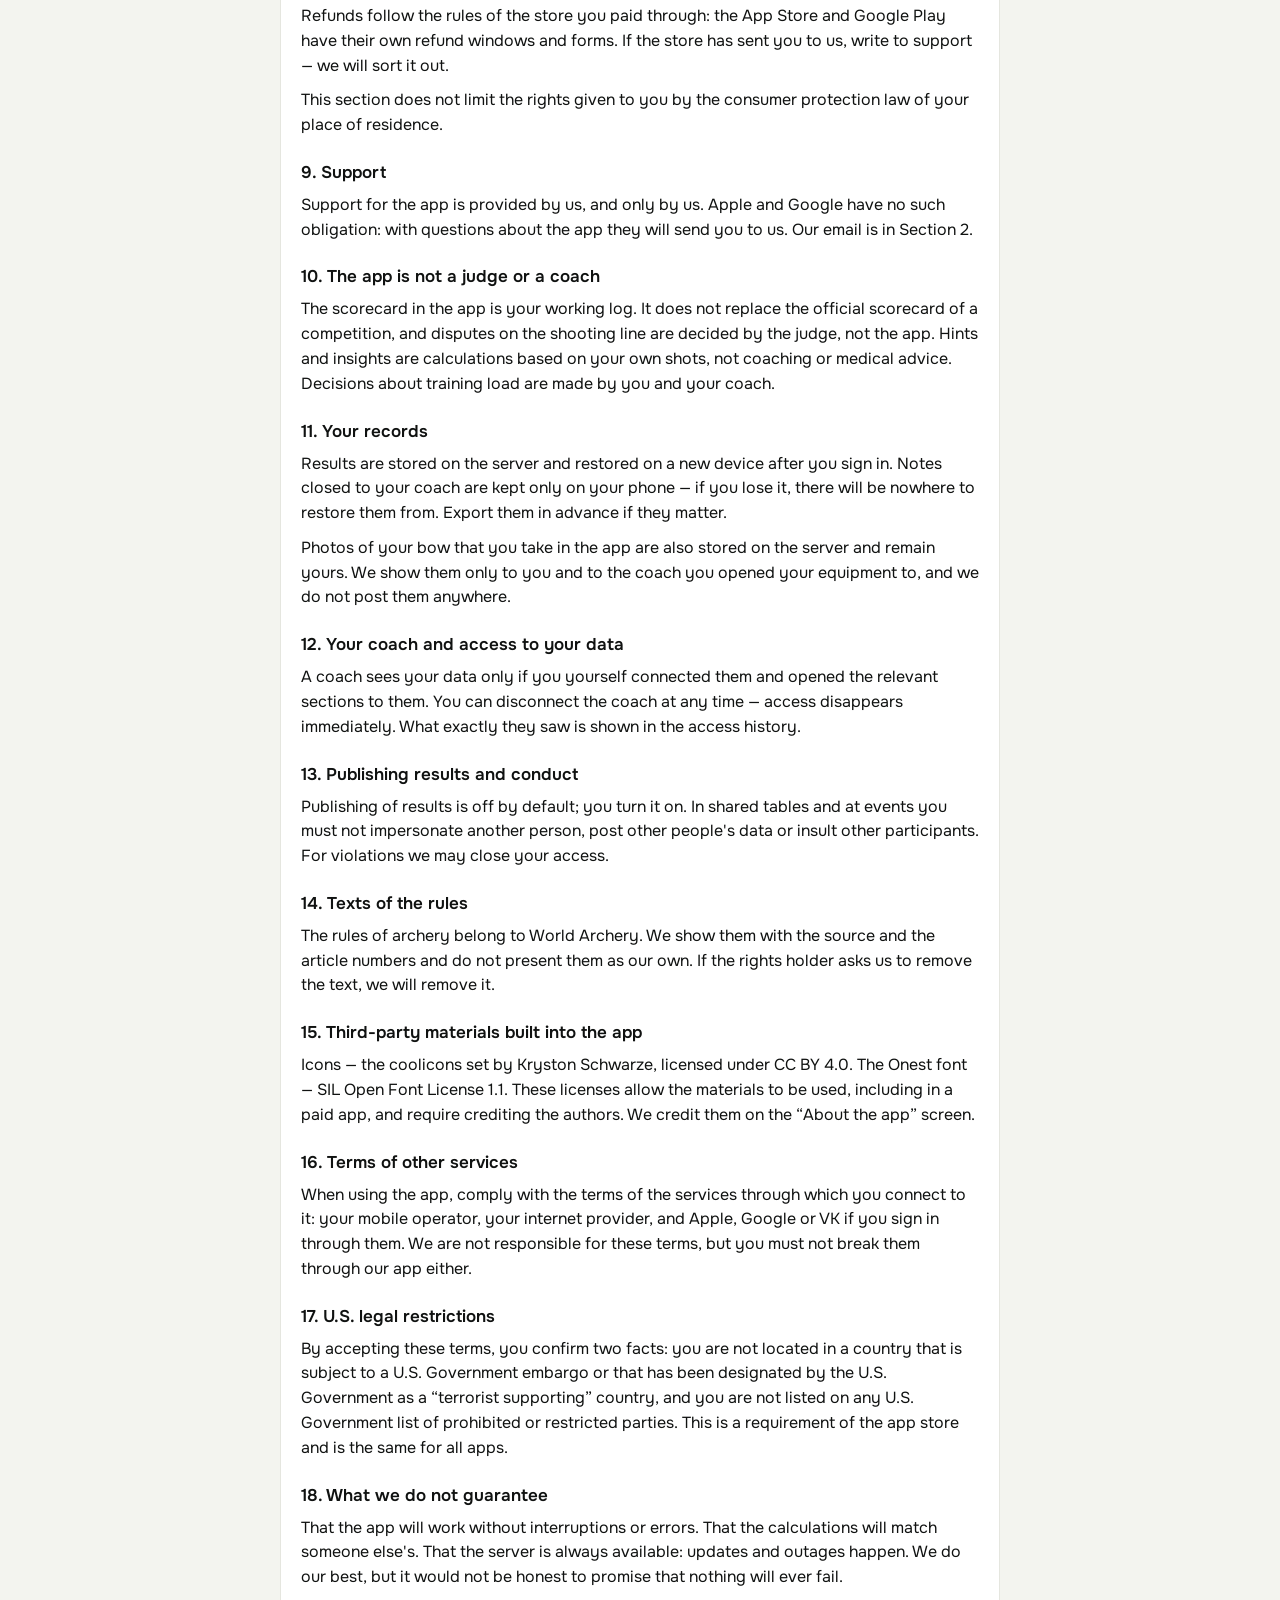
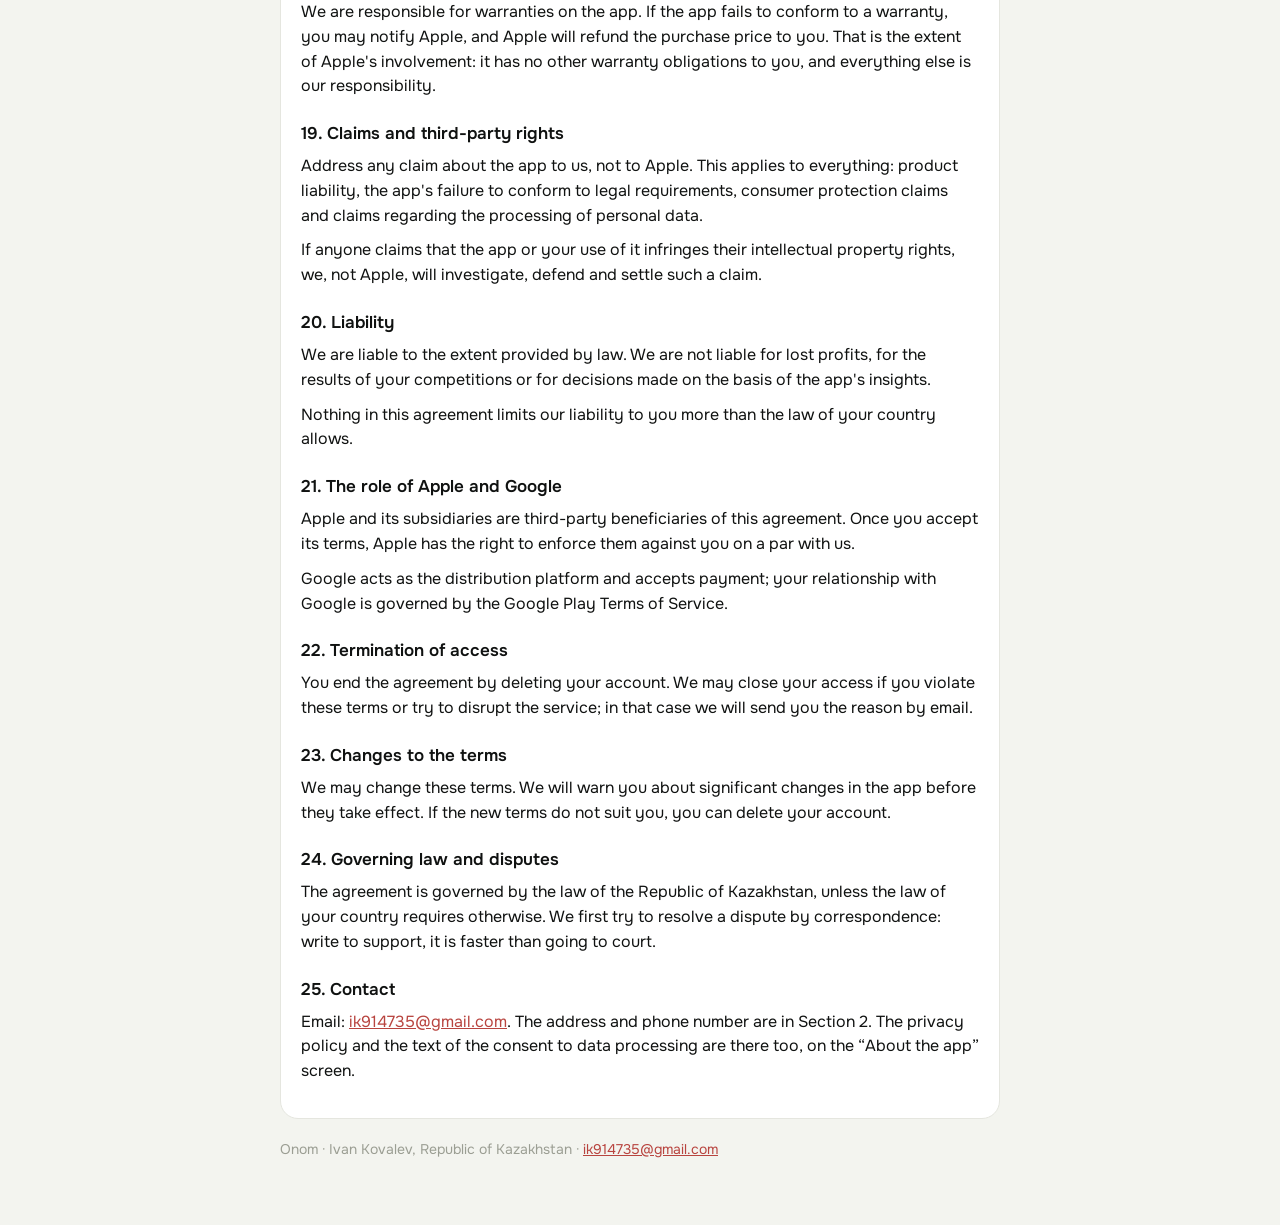
<file: en/terms/index.html>
<!doctype html>
<html lang="en">
<head>
<meta charset="utf-8">
<meta name="viewport" content="width=device-width, initial-scale=1">
<title>User Agreement (Terms of Use) · Onom</title>
<meta name="description" content="User Agreement (Terms of Use) of the Onom archery app.">
<link rel="stylesheet" href="../../style.css">
<link rel="icon" href="../../favicon-32.png" sizes="32x32" type="image/png">
<link rel="icon" href="../../favicon-16.png" sizes="16x16" type="image/png">
<link rel="icon" href="../../favicon-48.png" sizes="48x48" type="image/png">
<link rel="apple-touch-icon" href="../../apple-touch-icon.png" sizes="180x180">
</head>
<body>
<div class="wrap">
  <header>
    <a class="brand" href="../">Onom</a>
    <a class="back" href="../">All documents</a>
    <nav class="lang" aria-label="Language"><a href="../../terms/" lang="ru" hreflang="ru">Русский</a><span aria-hidden="true">|</span><span aria-current="page" lang="en">English</span><span aria-hidden="true">|</span><a href="../../kk/terms/" lang="kk" hreflang="kk">Қазақша</a></nav>
  </header>
  <main>
    <h1>USER AGREEMENT (TERMS OF USE)</h1>
    <p class="i">This is an English translation of the Russian original. In case of any discrepancy, the Russian original prevails.</p>
    <p class="i">Version of 16 September 2026. There are no previous versions: this is the first.</p>
    <h2>1. What this document is about</h2>
    <p>These are the terms on which you use the Onom app. The agreement is concluded between you and Ivan Kovalev — and only between you and us. Apple and Google are not parties to this agreement: they deliver the app and accept payment. We, not the store, are responsible for the app itself and for everything in it.</p>
    <p>These terms do not override the store's rules and cannot contradict them: for Apple these are the Apple Media Services Terms and Conditions, for Google — the Google Play Terms of Service.</p>
    <h2>2. Who we are</h2>
    <p>Ivan Kovalev, Republic of Kazakhstan. Address: Astana, Kravtsova St., 2. Phone: <a href="tel:+77026364486">+7 702 636 44 86</a>. Email: <a href="mailto:ik914735@gmail.com">ik914735@gmail.com</a>.</p>
    <p>Write here with any question, complaint or claim about the app.</p>
    <h2>3. When you accept these terms</h2>
    <p>When you install the app and create an account. If you disagree with anything, do not create an account: without your agreement we cannot provide the service. You can withdraw your agreement by deleting your account.</p>
    <h2>4. What you get</h2>
    <p>A license: the right to use the app while your subscription is active. This is not a transfer of rights to the app itself — it remains ours.</p>
    <p>The license is personal and non-transferable. It applies to devices that you own or control, under the usage rules of the store you downloaded the app from. If it is the App Store, the app may also be used by accounts associated with yours through Family Sharing.</p>
    <h2>5. What you must not do</h2>
    <p>Resell access, hand your account over to other people, take the app apart and embed its code in other products, bypass payment, export other people's data or use the app for anything prohibited by law.</p>
    <h2>6. Your account</h2>
    <p>One account per person. You are responsible for keeping access to your email secure: whoever gains access to your email will also gain access to your account. If you notice someone else signing in, write to us and we will close the sessions.</p>
    <h2>7. Subscription and payment</h2>
    <p>For the first month the app works in full and free of charge. You do not need to add a card, and nothing is charged.</p>
    <p>After that, a subscription is required. You see its title, length and price on the purchase screen before you tap “pay” — check there: in your country the price may differ because of taxes and exchange rates. The subscription is taken out through the App Store or Google Play and cancelled there as well. If you do not take it out or renew it, the app closes, and your account and records are kept for one more month and then deleted — we will remind you by email a week in advance.</p>
    <p>There are no free features after the first month: without a subscription the app no longer opens.</p>
    <p>The subscription renews automatically until you cancel it. You can cancel at any time in the store settings; access remains until the end of the paid period.</p>
    <h2>8. Refunds</h2>
    <p>Refunds follow the rules of the store you paid through: the App Store and Google Play have their own refund windows and forms. If the store has sent you to us, write to support — we will sort it out.</p>
    <p>This section does not limit the rights given to you by the consumer protection law of your place of residence.</p>
    <h2>9. Support</h2>
    <p>Support for the app is provided by us, and only by us. Apple and Google have no such obligation: with questions about the app they will send you to us. Our email is in Section 2.</p>
    <h2>10. The app is not a judge or a coach</h2>
    <p>The scorecard in the app is your working log. It does not replace the official scorecard of a competition, and disputes on the shooting line are decided by the judge, not the app. Hints and insights are calculations based on your own shots, not coaching or medical advice. Decisions about training load are made by you and your coach.</p>
    <h2>11. Your records</h2>
    <p>Results are stored on the server and restored on a new device after you sign in. Notes closed to your coach are kept only on your phone — if you lose it, there will be nowhere to restore them from. Export them in advance if they matter.</p>
    <p>Photos of your bow that you take in the app are also stored on the server and remain yours. We show them only to you and to the coach you opened your equipment to, and we do not post them anywhere.</p>
    <h2>12. Your coach and access to your data</h2>
    <p>A coach sees your data only if you yourself connected them and opened the relevant sections to them. You can disconnect the coach at any time — access disappears immediately. What exactly they saw is shown in the access history.</p>
    <h2>13. Publishing results and conduct</h2>
    <p>Publishing of results is off by default; you turn it on. In shared tables and at events you must not impersonate another person, post other people's data or insult other participants. For violations we may close your access.</p>
    <h2>14. Texts of the rules</h2>
    <p>The rules of archery belong to World Archery. We show them with the source and the article numbers and do not present them as our own. If the rights holder asks us to remove the text, we will remove it.</p>
    <h2>15. Third-party materials built into the app</h2>
    <p>Icons — the coolicons set by Kryston Schwarze, licensed under CC BY 4.0. The Onest font — SIL Open Font License 1.1. These licenses allow the materials to be used, including in a paid app, and require crediting the authors. We credit them on the “About the app” screen.</p>
    <h2>16. Terms of other services</h2>
    <p>When using the app, comply with the terms of the services through which you connect to it: your mobile operator, your internet provider, and Apple, Google or VK if you sign in through them. We are not responsible for these terms, but you must not break them through our app either.</p>
    <h2>17. U.S. legal restrictions</h2>
    <p>By accepting these terms, you confirm two facts: you are not located in a country that is subject to a U.S. Government embargo or that has been designated by the U.S. Government as a “terrorist supporting” country, and you are not listed on any U.S. Government list of prohibited or restricted parties. This is a requirement of the app store and is the same for all apps.</p>
    <h2>18. What we do not guarantee</h2>
    <p>That the app will work without interruptions or errors. That the calculations will match someone else's. That the server is always available: updates and outages happen. We do our best, but it would not be honest to promise that nothing will ever fail.</p>
    <p>We are responsible for warranties on the app. If the app fails to conform to a warranty, you may notify Apple, and Apple will refund the purchase price to you. That is the extent of Apple's involvement: it has no other warranty obligations to you, and everything else is our responsibility.</p>
    <h2>19. Claims and third-party rights</h2>
    <p>Address any claim about the app to us, not to Apple. This applies to everything: product liability, the app's failure to conform to legal requirements, consumer protection claims and claims regarding the processing of personal data.</p>
    <p>If anyone claims that the app or your use of it infringes their intellectual property rights, we, not Apple, will investigate, defend and settle such a claim.</p>
    <h2>20. Liability</h2>
    <p>We are liable to the extent provided by law. We are not liable for lost profits, for the results of your competitions or for decisions made on the basis of the app's insights.</p>
    <p>Nothing in this agreement limits our liability to you more than the law of your country allows.</p>
    <h2>21. The role of Apple and Google</h2>
    <p>Apple and its subsidiaries are third-party beneficiaries of this agreement. Once you accept its terms, Apple has the right to enforce them against you on a par with us.</p>
    <p>Google acts as the distribution platform and accepts payment; your relationship with Google is governed by the Google Play Terms of Service.</p>
    <h2>22. Termination of access</h2>
    <p>You end the agreement by deleting your account. We may close your access if you violate these terms or try to disrupt the service; in that case we will send you the reason by email.</p>
    <h2>23. Changes to the terms</h2>
    <p>We may change these terms. We will warn you about significant changes in the app before they take effect. If the new terms do not suit you, you can delete your account.</p>
    <h2>24. Governing law and disputes</h2>
    <p>The agreement is governed by the law of the Republic of Kazakhstan, unless the law of your country requires otherwise. We first try to resolve a dispute by correspondence: write to support, it is faster than going to court.</p>
    <h2>25. Contact</h2>
    <p>Email: <a href="mailto:ik914735@gmail.com">ik914735@gmail.com</a>. The address and phone number are in Section 2. The privacy policy and the text of the consent to data processing are there too, on the “About the app” screen.</p>
  </main>
  <footer>Onom · Ivan Kovalev, Republic of Kazakhstan · <a href="mailto:ik914735@gmail.com">ik914735@gmail.com</a></footer>
</div>
</body>
</html>
</file>
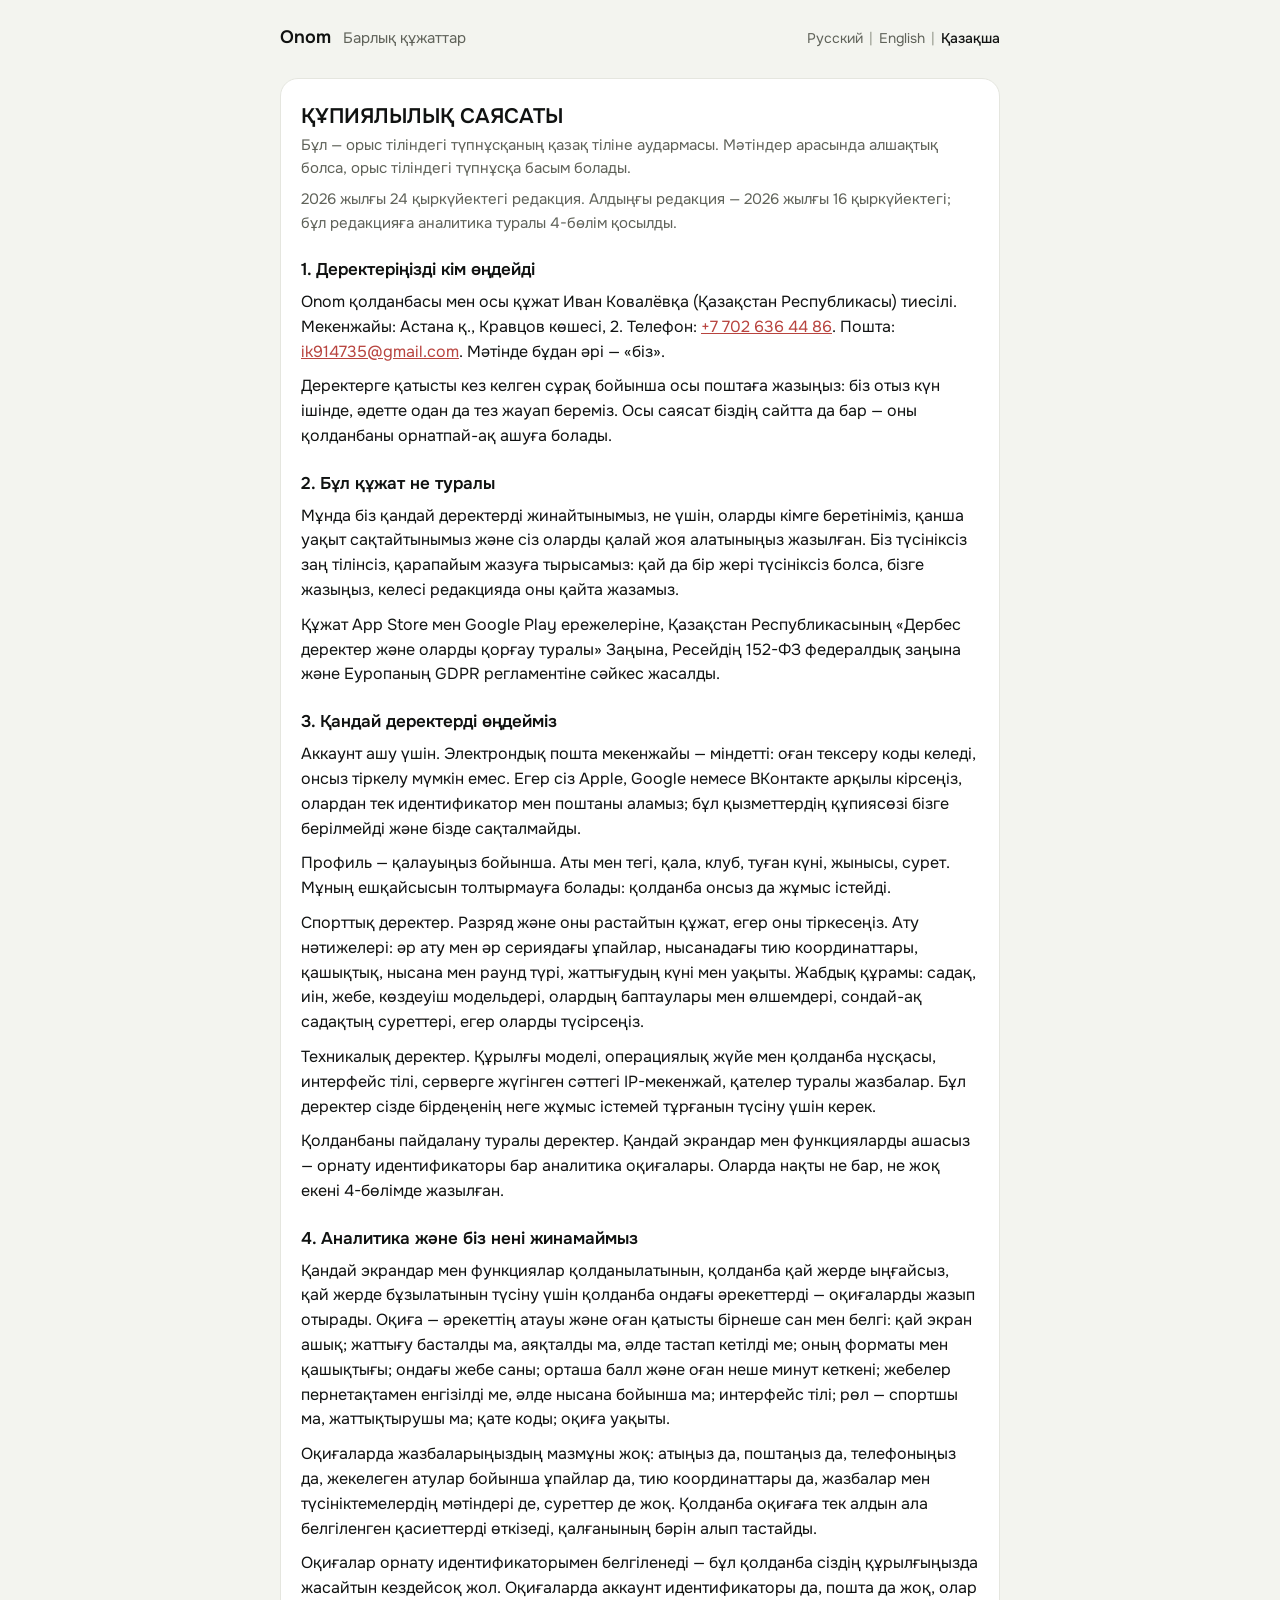
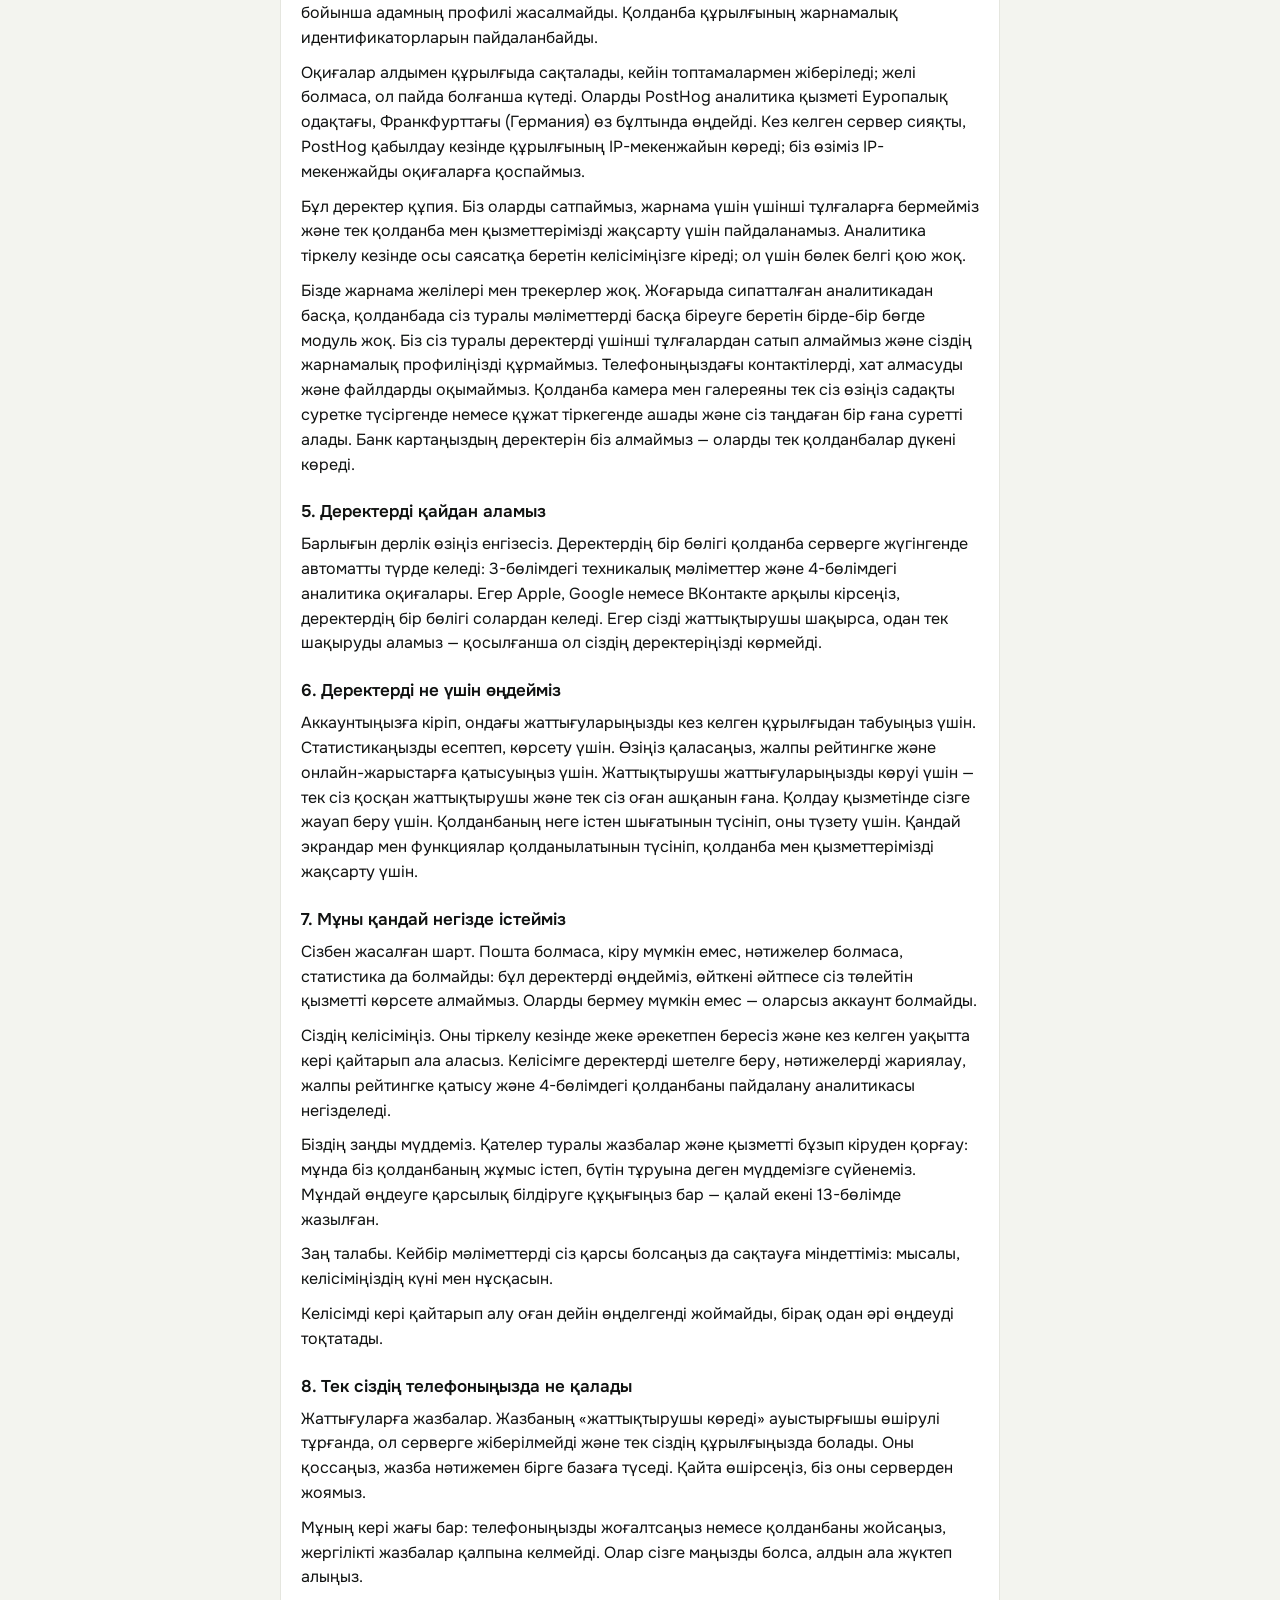
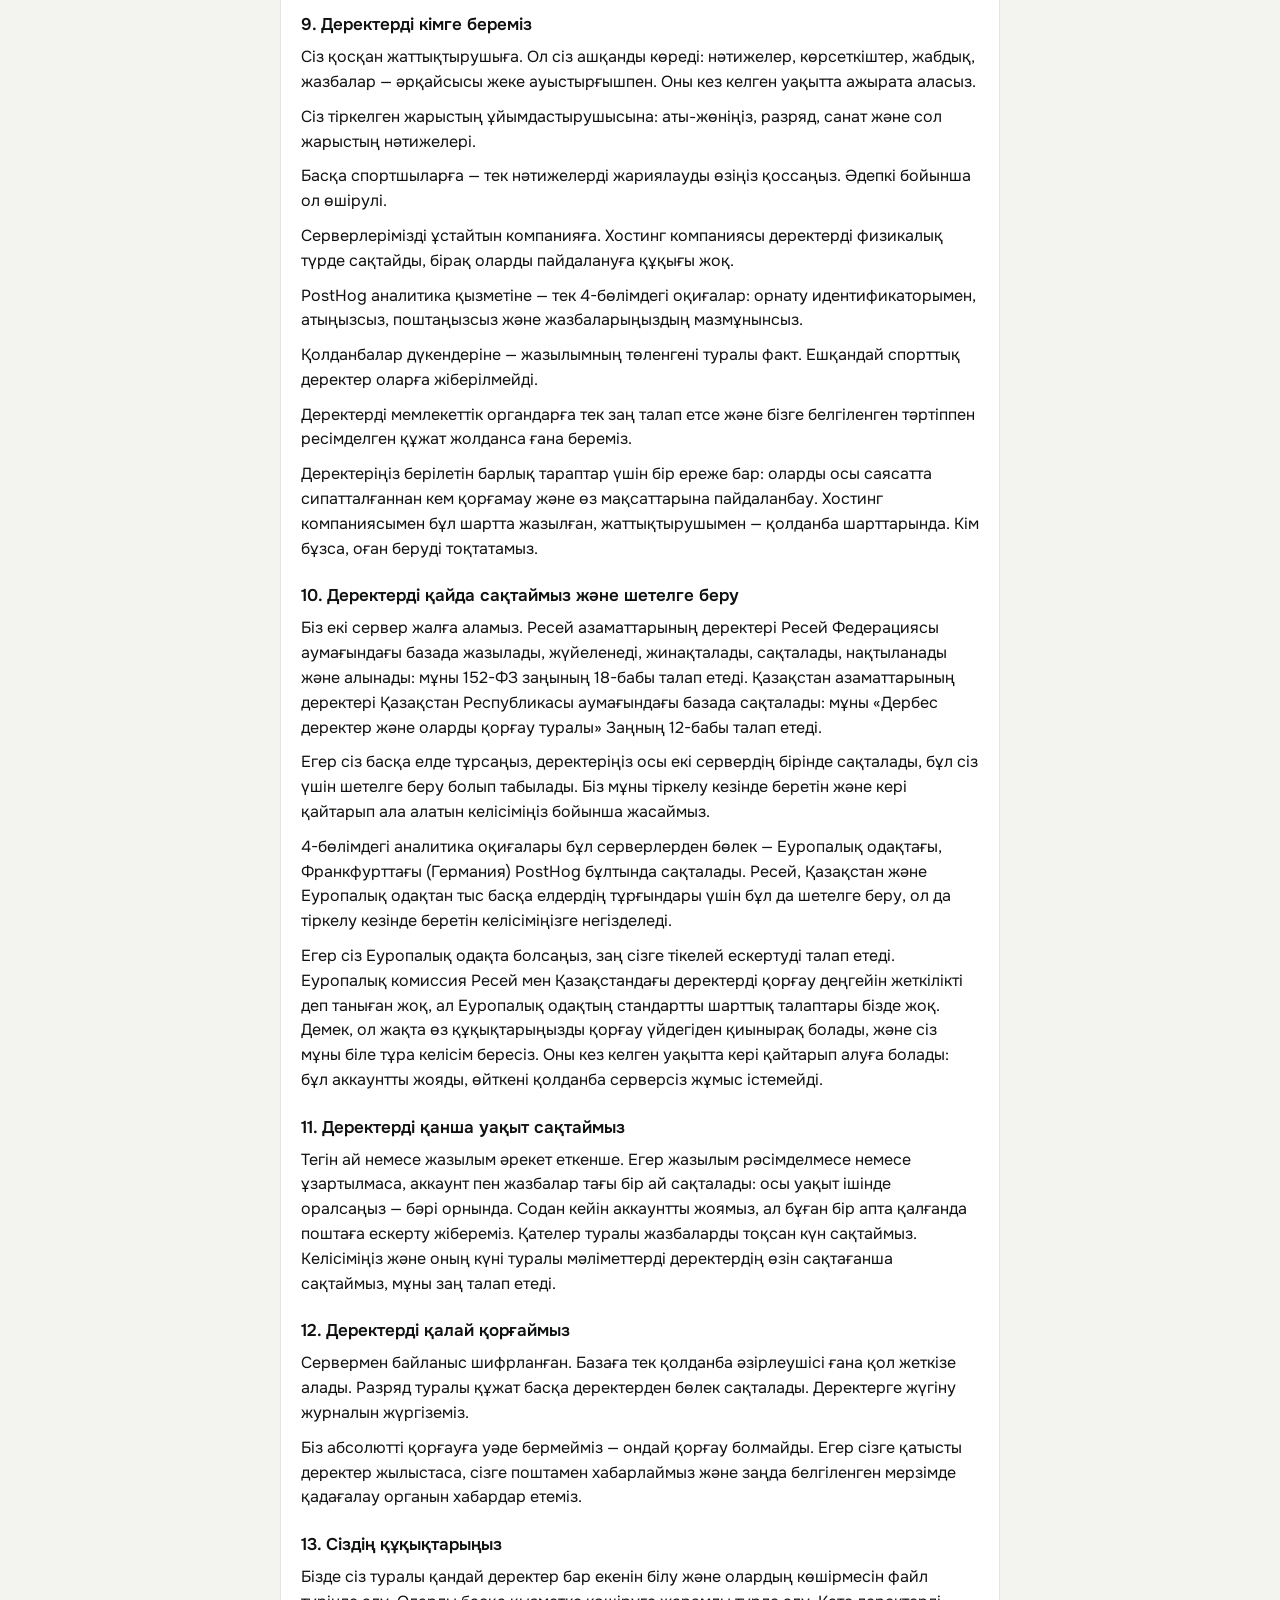
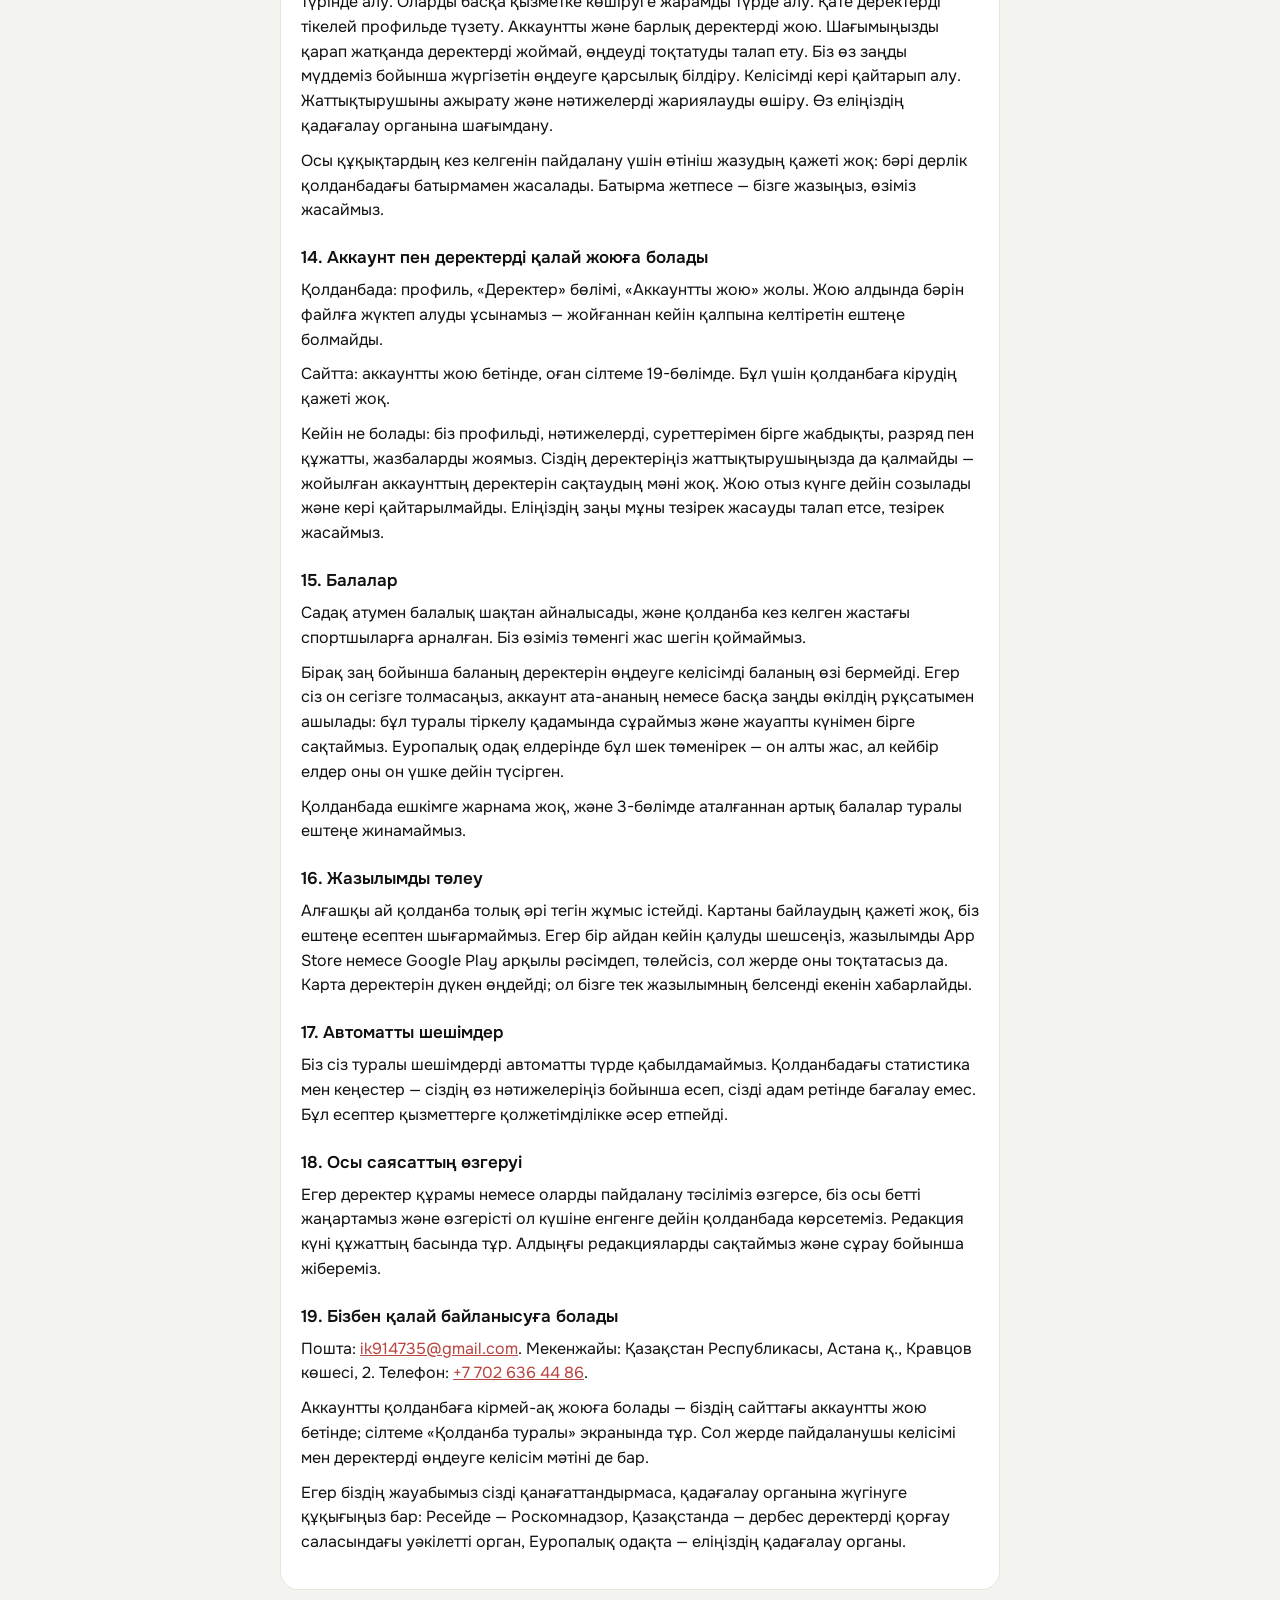
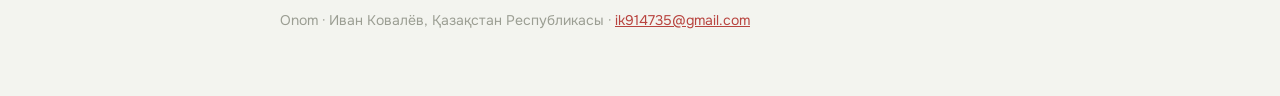
<file: kk/privacy/index.html>
<!doctype html>
<html lang="kk">
<head>
<meta charset="utf-8">
<meta name="viewport" content="width=device-width, initial-scale=1">
<title>Құпиялылық саясаты · Onom</title>
<meta name="description" content="Құпиялылық саясаты — Onom садақ ату қолданбасы.">
<link rel="stylesheet" href="../../style.css">
<link rel="icon" href="../../favicon-32.png" sizes="32x32" type="image/png">
<link rel="icon" href="../../favicon-16.png" sizes="16x16" type="image/png">
<link rel="icon" href="../../favicon-48.png" sizes="48x48" type="image/png">
<link rel="apple-touch-icon" href="../../apple-touch-icon.png" sizes="180x180">
</head>
<body>
<div class="wrap">
  <header>
    <a class="brand" href="../">Onom</a>
    <a class="back" href="../">Барлық құжаттар</a>
    <nav class="lang" aria-label="Тіл"><a href="../../privacy/" lang="ru" hreflang="ru">Русский</a><span aria-hidden="true">|</span><a href="../../en/privacy/" lang="en" hreflang="en">English</a><span aria-hidden="true">|</span><span aria-current="page" lang="kk">Қазақша</span></nav>
  </header>
  <main>
    <h1>ҚҰПИЯЛЫЛЫҚ САЯСАТЫ</h1>
    <p class="i">Бұл — орыс тіліндегі түпнұсқаның қазақ тіліне аудармасы. Мәтіндер арасында алшақтық болса, орыс тіліндегі түпнұсқа басым болады.</p>
    <p class="i">2026 жылғы 24 қыркүйектегі редакция. Алдыңғы редакция — 2026 жылғы 16 қыркүйектегі; бұл редакцияға аналитика туралы 4-бөлім қосылды.</p>
    <h2>1. Деректеріңізді кім өңдейді</h2>
    <p>Onom қолданбасы мен осы құжат Иван Ковалёвқа (Қазақстан Республикасы) тиесілі. Мекенжайы: Астана қ., Кравцов көшесі, 2. Телефон: <a href="tel:+77026364486">+7 702 636 44 86</a>. Пошта: <a href="mailto:ik914735@gmail.com">ik914735@gmail.com</a>. Мәтінде бұдан әрі — «біз».</p>
    <p>Деректерге қатысты кез келген сұрақ бойынша осы поштаға жазыңыз: біз отыз күн ішінде, әдетте одан да тез жауап береміз. Осы саясат біздің сайтта да бар — оны қолданбаны орнатпай-ақ ашуға болады.</p>
    <h2>2. Бұл құжат не туралы</h2>
    <p>Мұнда біз қандай деректерді жинайтынымыз, не үшін, оларды кімге беретініміз, қанша уақыт сақтайтынымыз және сіз оларды қалай жоя алатыныңыз жазылған. Біз түсініксіз заң тілінсіз, қарапайым жазуға тырысамыз: қай да бір жері түсініксіз болса, бізге жазыңыз, келесі редакцияда оны қайта жазамыз.</p>
    <p>Құжат App Store мен Google Play ережелеріне, Қазақстан Республикасының «Дербес деректер және оларды қорғау туралы» Заңына, Ресейдің 152-ФЗ федералдық заңына және Еуропаның GDPR регламентіне сәйкес жасалды.</p>
    <h2>3. Қандай деректерді өңдейміз</h2>
    <p>Аккаунт ашу үшін. Электрондық пошта мекенжайы — міндетті: оған тексеру коды келеді, онсыз тіркелу мүмкін емес. Егер сіз Apple, Google немесе ВКонтакте арқылы кірсеңіз, олардан тек идентификатор мен поштаны аламыз; бұл қызметтердің құпиясөзі бізге берілмейді және бізде сақталмайды.</p>
    <p>Профиль — қалауыңыз бойынша. Аты мен тегі, қала, клуб, туған күні, жынысы, сурет. Мұның ешқайсысын толтырмауға болады: қолданба онсыз да жұмыс істейді.</p>
    <p>Спорттық деректер. Разряд және оны растайтын құжат, егер оны тіркесеңіз. Ату нәтижелері: әр ату мен әр сериядағы ұпайлар, нысанадағы тию координаттары, қашықтық, нысана мен раунд түрі, жаттығудың күні мен уақыты. Жабдық құрамы: садақ, иін, жебе, көздеуіш модельдері, олардың баптаулары мен өлшемдері, сондай-ақ садақтың суреттері, егер оларды түсірсеңіз.</p>
    <p>Техникалық деректер. Құрылғы моделі, операциялық жүйе мен қолданба нұсқасы, интерфейс тілі, серверге жүгінген сәттегі IP-мекенжай, қателер туралы жазбалар. Бұл деректер сізде бірдеңенің неге жұмыс істемей тұрғанын түсіну үшін керек.</p>
    <p>Қолданбаны пайдалану туралы деректер. Қандай экрандар мен функцияларды ашасыз — орнату идентификаторы бар аналитика оқиғалары. Оларда нақты не бар, не жоқ екені 4-бөлімде жазылған.</p>
    <h2>4. Аналитика және біз нені жинамаймыз</h2>
    <p>Қандай экрандар мен функциялар қолданылатынын, қолданба қай жерде ыңғайсыз, қай жерде бұзылатынын түсіну үшін қолданба ондағы әрекеттерді — оқиғаларды жазып отырады. Оқиға — әрекеттің атауы және оған қатысты бірнеше сан мен белгі: қай экран ашық; жаттығу басталды ма, аяқталды ма, әлде тастап кетілді ме; оның форматы мен қашықтығы; ондағы жебе саны; орташа балл және оған неше минут кеткені; жебелер пернетақтамен енгізілді ме, әлде нысана бойынша ма; интерфейс тілі; рөл — спортшы ма, жаттықтырушы ма; қате коды; оқиға уақыты.</p>
    <p>Оқиғаларда жазбаларыңыздың мазмұны жоқ: атыңыз да, поштаңыз да, телефоныңыз да, жекелеген атулар бойынша ұпайлар да, тию координаттары да, жазбалар мен түсініктемелердің мәтіндері де, суреттер де жоқ. Қолданба оқиғаға тек алдын ала белгіленген қасиеттерді өткізеді, қалғанының бәрін алып тастайды.</p>
    <p>Оқиғалар орнату идентификаторымен белгіленеді — бұл қолданба сіздің құрылғыңызда жасайтын кездейсоқ жол. Оқиғаларда аккаунт идентификаторы да, пошта да жоқ, олар бойынша адамның профилі жасалмайды. Қолданба құрылғының жарнамалық идентификаторларын пайдаланбайды.</p>
    <p>Оқиғалар алдымен құрылғыда сақталады, кейін топтамалармен жіберіледі; желі болмаса, ол пайда болғанша күтеді. Оларды PostHog аналитика қызметі Еуропалық одақтағы, Франкфурттағы (Германия) өз бұлтында өңдейді. Кез келген сервер сияқты, PostHog қабылдау кезінде құрылғының IP-мекенжайын көреді; біз өзіміз IP-мекенжайды оқиғаларға қоспаймыз.</p>
    <p>Бұл деректер құпия. Біз оларды сатпаймыз, жарнама үшін үшінші тұлғаларға бермейміз және тек қолданба мен қызметтерімізді жақсарту үшін пайдаланамыз. Аналитика тіркелу кезінде осы саясатқа беретін келісіміңізге кіреді; ол үшін бөлек белгі қою жоқ.</p>
    <p>Бізде жарнама желілері мен трекерлер жоқ. Жоғарыда сипатталған аналитикадан басқа, қолданбада сіз туралы мәліметтерді басқа біреуге беретін бірде-бір бөгде модуль жоқ. Біз сіз туралы деректерді үшінші тұлғалардан сатып алмаймыз және сіздің жарнамалық профиліңізді құрмаймыз. Телефоныңыздағы контактілерді, хат алмасуды және файлдарды оқымаймыз. Қолданба камера мен галереяны тек сіз өзіңіз садақты суретке түсіргенде немесе құжат тіркегенде ашады және сіз таңдаған бір ғана суретті алады. Банк картаңыздың деректерін біз алмаймыз — оларды тек қолданбалар дүкені көреді.</p>
    <h2>5. Деректерді қайдан аламыз</h2>
    <p>Барлығын дерлік өзіңіз енгізесіз. Деректердің бір бөлігі қолданба серверге жүгінгенде автоматты түрде келеді: 3-бөлімдегі техникалық мәліметтер және 4-бөлімдегі аналитика оқиғалары. Егер Apple, Google немесе ВКонтакте арқылы кірсеңіз, деректердің бір бөлігі солардан келеді. Егер сізді жаттықтырушы шақырса, одан тек шақыруды аламыз — қосылғанша ол сіздің деректеріңізді көрмейді.</p>
    <h2>6. Деректерді не үшін өңдейміз</h2>
    <p>Аккаунтыңызға кіріп, ондағы жаттығуларыңызды кез келген құрылғыдан табуыңыз үшін. Статистикаңызды есептеп, көрсету үшін. Өзіңіз қаласаңыз, жалпы рейтингке және онлайн-жарыстарға қатысуыңыз үшін. Жаттықтырушы жаттығуларыңызды көруі үшін — тек сіз қосқан жаттықтырушы және тек сіз оған ашқанын ғана. Қолдау қызметінде сізге жауап беру үшін. Қолданбаның неге істен шығатынын түсініп, оны түзету үшін. Қандай экрандар мен функциялар қолданылатынын түсініп, қолданба мен қызметтерімізді жақсарту үшін.</p>
    <h2>7. Мұны қандай негізде істейміз</h2>
    <p>Сізбен жасалған шарт. Пошта болмаса, кіру мүмкін емес, нәтижелер болмаса, статистика да болмайды: бұл деректерді өңдейміз, өйткені әйтпесе сіз төлейтін қызметті көрсете алмаймыз. Оларды бермеу мүмкін емес — оларсыз аккаунт болмайды.</p>
    <p>Сіздің келісіміңіз. Оны тіркелу кезінде жеке әрекетпен бересіз және кез келген уақытта кері қайтарып ала аласыз. Келісімге деректерді шетелге беру, нәтижелерді жариялау, жалпы рейтингке қатысу және 4-бөлімдегі қолданбаны пайдалану аналитикасы негізделеді.</p>
    <p>Біздің заңды мүддеміз. Қателер туралы жазбалар және қызметті бұзып кіруден қорғау: мұнда біз қолданбаның жұмыс істеп, бүтін тұруына деген мүддемізге сүйенеміз. Мұндай өңдеуге қарсылық білдіруге құқығыңыз бар — қалай екені 13-бөлімде жазылған.</p>
    <p>Заң талабы. Кейбір мәліметтерді сіз қарсы болсаңыз да сақтауға міндеттіміз: мысалы, келісіміңіздің күні мен нұсқасын.</p>
    <p>Келісімді кері қайтарып алу оған дейін өңделгенді жоймайды, бірақ одан әрі өңдеуді тоқтатады.</p>
    <h2>8. Тек сіздің телефоныңызда не қалады</h2>
    <p>Жаттығуларға жазбалар. Жазбаның «жаттықтырушы көреді» ауыстырғышы өшірулі тұрғанда, ол серверге жіберілмейді және тек сіздің құрылғыңызда болады. Оны қоссаңыз, жазба нәтижемен бірге базаға түседі. Қайта өшірсеңіз, біз оны серверден жоямыз.</p>
    <p>Мұның кері жағы бар: телефоныңызды жоғалтсаңыз немесе қолданбаны жойсаңыз, жергілікті жазбалар қалпына келмейді. Олар сізге маңызды болса, алдын ала жүктеп алыңыз.</p>
    <h2>9. Деректерді кімге береміз</h2>
    <p>Сіз қосқан жаттықтырушыға. Ол сіз ашқанды көреді: нәтижелер, көрсеткіштер, жабдық, жазбалар — әрқайсысы жеке ауыстырғышпен. Оны кез келген уақытта ажырата аласыз.</p>
    <p>Сіз тіркелген жарыстың ұйымдастырушысына: аты-жөніңіз, разряд, санат және сол жарыстың нәтижелері.</p>
    <p>Басқа спортшыларға — тек нәтижелерді жариялауды өзіңіз қоссаңыз. Әдепкі бойынша ол өшірулі.</p>
    <p>Серверлерімізді ұстайтын компанияға. Хостинг компаниясы деректерді физикалық түрде сақтайды, бірақ оларды пайдалануға құқығы жоқ.</p>
    <p>PostHog аналитика қызметіне — тек 4-бөлімдегі оқиғалар: орнату идентификаторымен, атыңызсыз, поштаңызсыз және жазбаларыңыздың мазмұнынсыз.</p>
    <p>Қолданбалар дүкендеріне — жазылымның төленгені туралы факт. Ешқандай спорттық деректер оларға жіберілмейді.</p>
    <p>Деректерді мемлекеттік органдарға тек заң талап етсе және бізге белгіленген тәртіппен ресімделген құжат жолданса ғана береміз.</p>
    <p>Деректеріңіз берілетін барлық тараптар үшін бір ереже бар: оларды осы саясатта сипатталғаннан кем қорғамау және өз мақсаттарына пайдаланбау. Хостинг компаниясымен бұл шартта жазылған, жаттықтырушымен — қолданба шарттарында. Кім бұзса, оған беруді тоқтатамыз.</p>
    <h2>10. Деректерді қайда сақтаймыз және шетелге беру</h2>
    <p>Біз екі сервер жалға аламыз. Ресей азаматтарының деректері Ресей Федерациясы аумағындағы базада жазылады, жүйеленеді, жинақталады, сақталады, нақтыланады және алынады: мұны 152-ФЗ заңының 18-бабы талап етеді. Қазақстан азаматтарының деректері Қазақстан Республикасы аумағындағы базада сақталады: мұны «Дербес деректер және оларды қорғау туралы» Заңның 12-бабы талап етеді.</p>
    <p>Егер сіз басқа елде тұрсаңыз, деректеріңіз осы екі сервердің бірінде сақталады, бұл сіз үшін шетелге беру болып табылады. Біз мұны тіркелу кезінде беретін және кері қайтарып ала алатын келісіміңіз бойынша жасаймыз.</p>
    <p>4-бөлімдегі аналитика оқиғалары бұл серверлерден бөлек — Еуропалық одақтағы, Франкфурттағы (Германия) PostHog бұлтында сақталады. Ресей, Қазақстан және Еуропалық одақтан тыс басқа елдердің тұрғындары үшін бұл да шетелге беру, ол да тіркелу кезінде беретін келісіміңізге негізделеді.</p>
    <p>Егер сіз Еуропалық одақта болсаңыз, заң сізге тікелей ескертуді талап етеді. Еуропалық комиссия Ресей мен Қазақстандағы деректерді қорғау деңгейін жеткілікті деп таныған жоқ, ал Еуропалық одақтың стандартты шарттық талаптары бізде жоқ. Демек, ол жақта өз құқықтарыңызды қорғау үйдегіден қиынырақ болады, және сіз мұны біле тұра келісім бересіз. Оны кез келген уақытта кері қайтарып алуға болады: бұл аккаунтты жояды, өйткені қолданба серверсіз жұмыс істемейді.</p>
    <h2>11. Деректерді қанша уақыт сақтаймыз</h2>
    <p>Тегін ай немесе жазылым әрекет еткенше. Егер жазылым рәсімделмесе немесе ұзартылмаса, аккаунт пен жазбалар тағы бір ай сақталады: осы уақыт ішінде оралсаңыз — бәрі орнында. Содан кейін аккаунтты жоямыз, ал бұған бір апта қалғанда поштаға ескерту жібереміз. Қателер туралы жазбаларды тоқсан күн сақтаймыз. Келісіміңіз және оның күні туралы мәліметтерді деректердің өзін сақтағанша сақтаймыз, мұны заң талап етеді.</p>
    <h2>12. Деректерді қалай қорғаймыз</h2>
    <p>Сервермен байланыс шифрланған. Базаға тек қолданба әзірлеушісі ғана қол жеткізе алады. Разряд туралы құжат басқа деректерден бөлек сақталады. Деректерге жүгіну журналын жүргіземіз.</p>
    <p>Біз абсолютті қорғауға уәде бермейміз — ондай қорғау болмайды. Егер сізге қатысты деректер жылыстаса, сізге поштамен хабарлаймыз және заңда белгіленген мерзімде қадағалау органын хабардар етеміз.</p>
    <h2>13. Сіздің құқықтарыңыз</h2>
    <p>Бізде сіз туралы қандай деректер бар екенін білу және олардың көшірмесін файл түрінде алу. Оларды басқа қызметке көшіруге жарамды түрде алу. Қате деректерді тікелей профильде түзету. Аккаунтты және барлық деректерді жою. Шағымыңызды қарап жатқанда деректерді жоймай, өңдеуді тоқтатуды талап ету. Біз өз заңды мүддеміз бойынша жүргізетін өңдеуге қарсылық білдіру. Келісімді кері қайтарып алу. Жаттықтырушыны ажырату және нәтижелерді жариялауды өшіру. Өз еліңіздің қадағалау органына шағымдану.</p>
    <p>Осы құқықтардың кез келгенін пайдалану үшін өтініш жазудың қажеті жоқ: бәрі дерлік қолданбадағы батырмамен жасалады. Батырма жетпесе — бізге жазыңыз, өзіміз жасаймыз.</p>
    <h2>14. Аккаунт пен деректерді қалай жоюға болады</h2>
    <p>Қолданбада: профиль, «Деректер» бөлімі, «Аккаунтты жою» жолы. Жою алдында бәрін файлға жүктеп алуды ұсынамыз — жойғаннан кейін қалпына келтіретін ештеңе болмайды.</p>
    <p>Сайтта: аккаунтты жою бетінде, оған сілтеме 19-бөлімде. Бұл үшін қолданбаға кірудің қажеті жоқ.</p>
    <p>Кейін не болады: біз профильді, нәтижелерді, суреттерімен бірге жабдықты, разряд пен құжатты, жазбаларды жоямыз. Сіздің деректеріңіз жаттықтырушыңызда да қалмайды — жойылған аккаунттың деректерін сақтаудың мәні жоқ. Жою отыз күнге дейін созылады және кері қайтарылмайды. Еліңіздің заңы мұны тезірек жасауды талап етсе, тезірек жасаймыз.</p>
    <h2>15. Балалар</h2>
    <p>Садақ атумен балалық шақтан айналысады, және қолданба кез келген жастағы спортшыларға арналған. Біз өзіміз төменгі жас шегін қоймаймыз.</p>
    <p>Бірақ заң бойынша баланың деректерін өңдеуге келісімді баланың өзі бермейді. Егер сіз он сегізге толмасаңыз, аккаунт ата-ананың немесе басқа заңды өкілдің рұқсатымен ашылады: бұл туралы тіркелу қадамында сұраймыз және жауапты күнімен бірге сақтаймыз. Еуропалық одақ елдерінде бұл шек төменірек — он алты жас, ал кейбір елдер оны он үшке дейін түсірген.</p>
    <p>Қолданбада ешкімге жарнама жоқ, және 3-бөлімде аталғаннан артық балалар туралы ештеңе жинамаймыз.</p>
    <h2>16. Жазылымды төлеу</h2>
    <p>Алғашқы ай қолданба толық әрі тегін жұмыс істейді. Картаны байлаудың қажеті жоқ, біз ештеңе есептен шығармаймыз. Егер бір айдан кейін қалуды шешсеңіз, жазылымды App Store немесе Google Play арқылы рәсімдеп, төлейсіз, сол жерде оны тоқтатасыз да. Карта деректерін дүкен өңдейді; ол бізге тек жазылымның белсенді екенін хабарлайды.</p>
    <h2>17. Автоматты шешімдер</h2>
    <p>Біз сіз туралы шешімдерді автоматты түрде қабылдамаймыз. Қолданбадағы статистика мен кеңестер — сіздің өз нәтижелеріңіз бойынша есеп, сізді адам ретінде бағалау емес. Бұл есептер қызметтерге қолжетімділікке әсер етпейді.</p>
    <h2>18. Осы саясаттың өзгеруі</h2>
    <p>Егер деректер құрамы немесе оларды пайдалану тәсіліміз өзгерсе, біз осы бетті жаңартамыз және өзгерісті ол күшіне енгенге дейін қолданбада көрсетеміз. Редакция күні құжаттың басында тұр. Алдыңғы редакцияларды сақтаймыз және сұрау бойынша жібереміз.</p>
    <h2>19. Бізбен қалай байланысуға болады</h2>
    <p>Пошта: <a href="mailto:ik914735@gmail.com">ik914735@gmail.com</a>. Мекенжайы: Қазақстан Республикасы, Астана қ., Кравцов көшесі, 2. Телефон: <a href="tel:+77026364486">+7 702 636 44 86</a>.</p>
    <p>Аккаунтты қолданбаға кірмей-ақ жоюға болады — біздің сайттағы аккаунтты жою бетінде; сілтеме «Қолданба туралы» экранында тұр. Сол жерде пайдаланушы келісімі мен деректерді өңдеуге келісім мәтіні де бар.</p>
    <p>Егер біздің жауабымыз сізді қанағаттандырмаса, қадағалау органына жүгінуге құқығыңыз бар: Ресейде — Роскомнадзор, Қазақстанда — дербес деректерді қорғау саласындағы уәкілетті орган, Еуропалық одақта — еліңіздің қадағалау органы.</p>
  </main>
  <footer>Onom · Иван Ковалёв, Қазақстан Республикасы · <a href="mailto:ik914735@gmail.com">ik914735@gmail.com</a></footer>
</div>
</body>
</html>
</file>
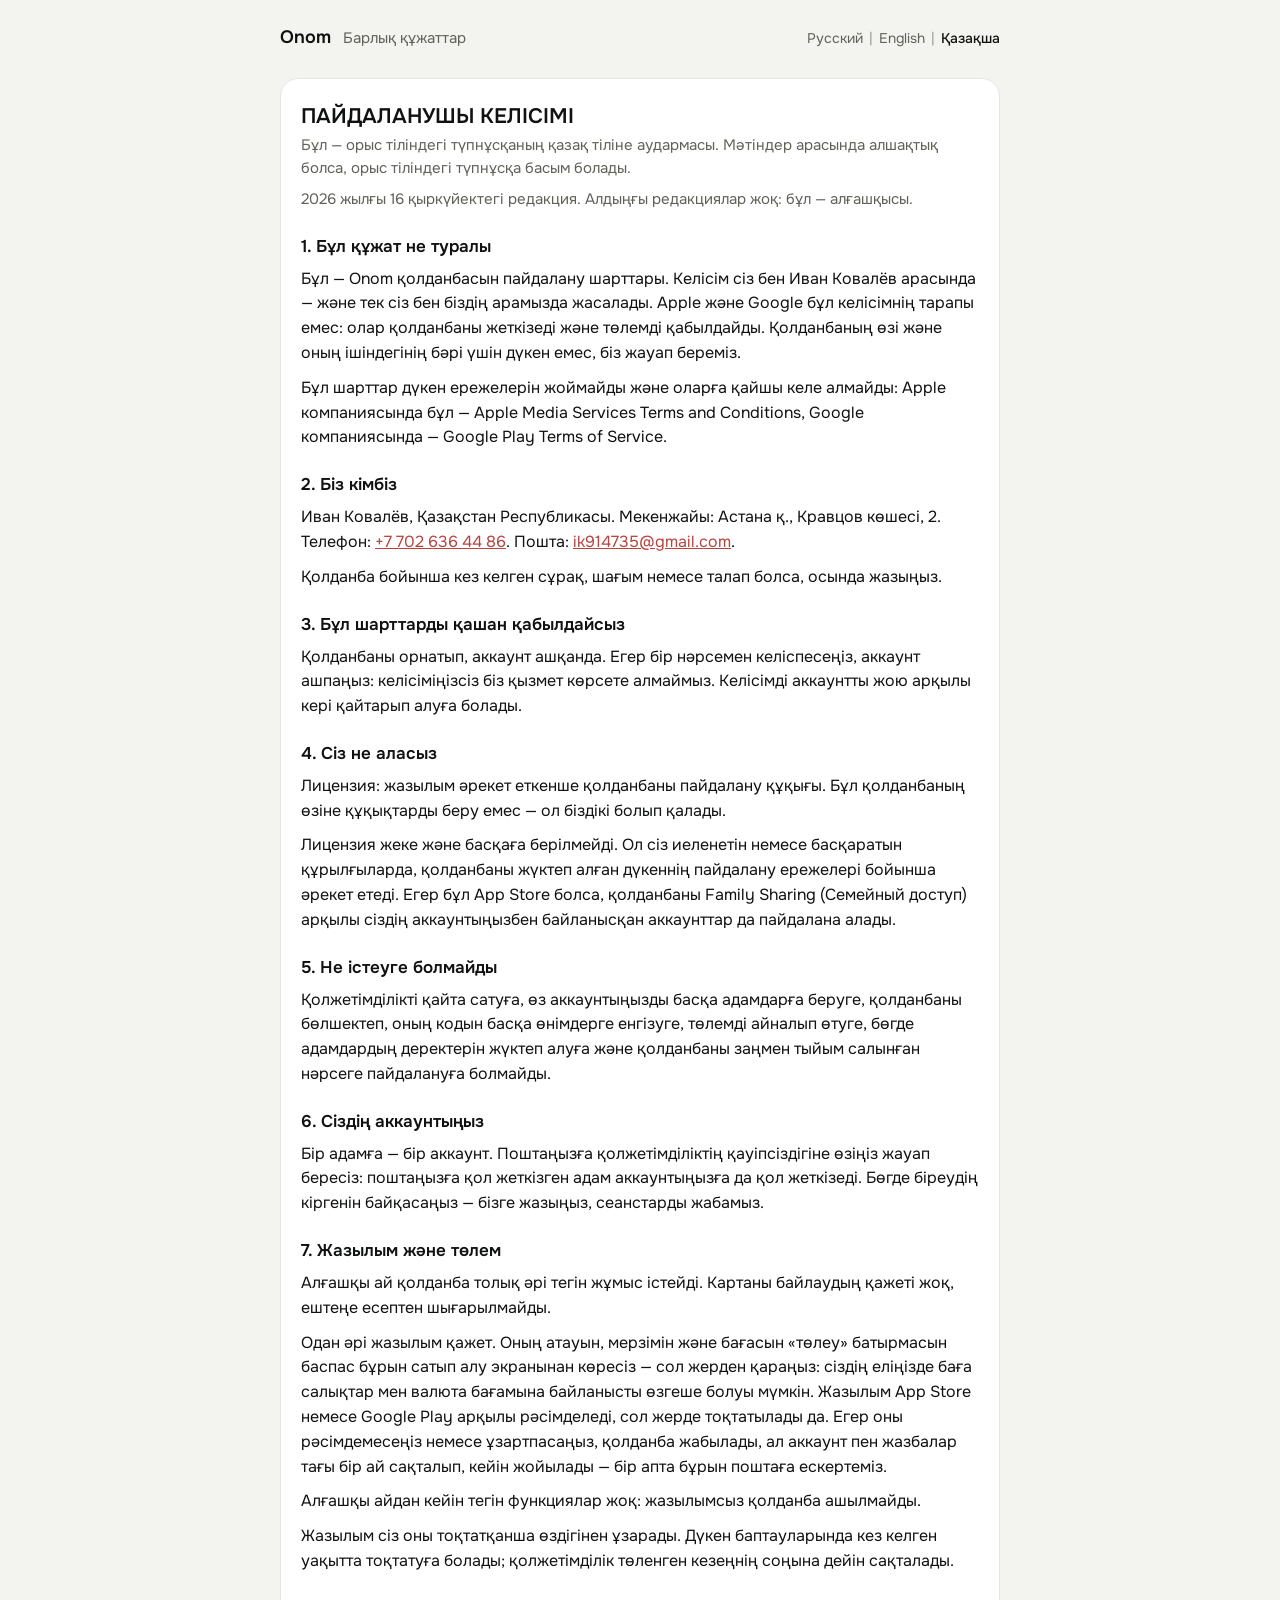
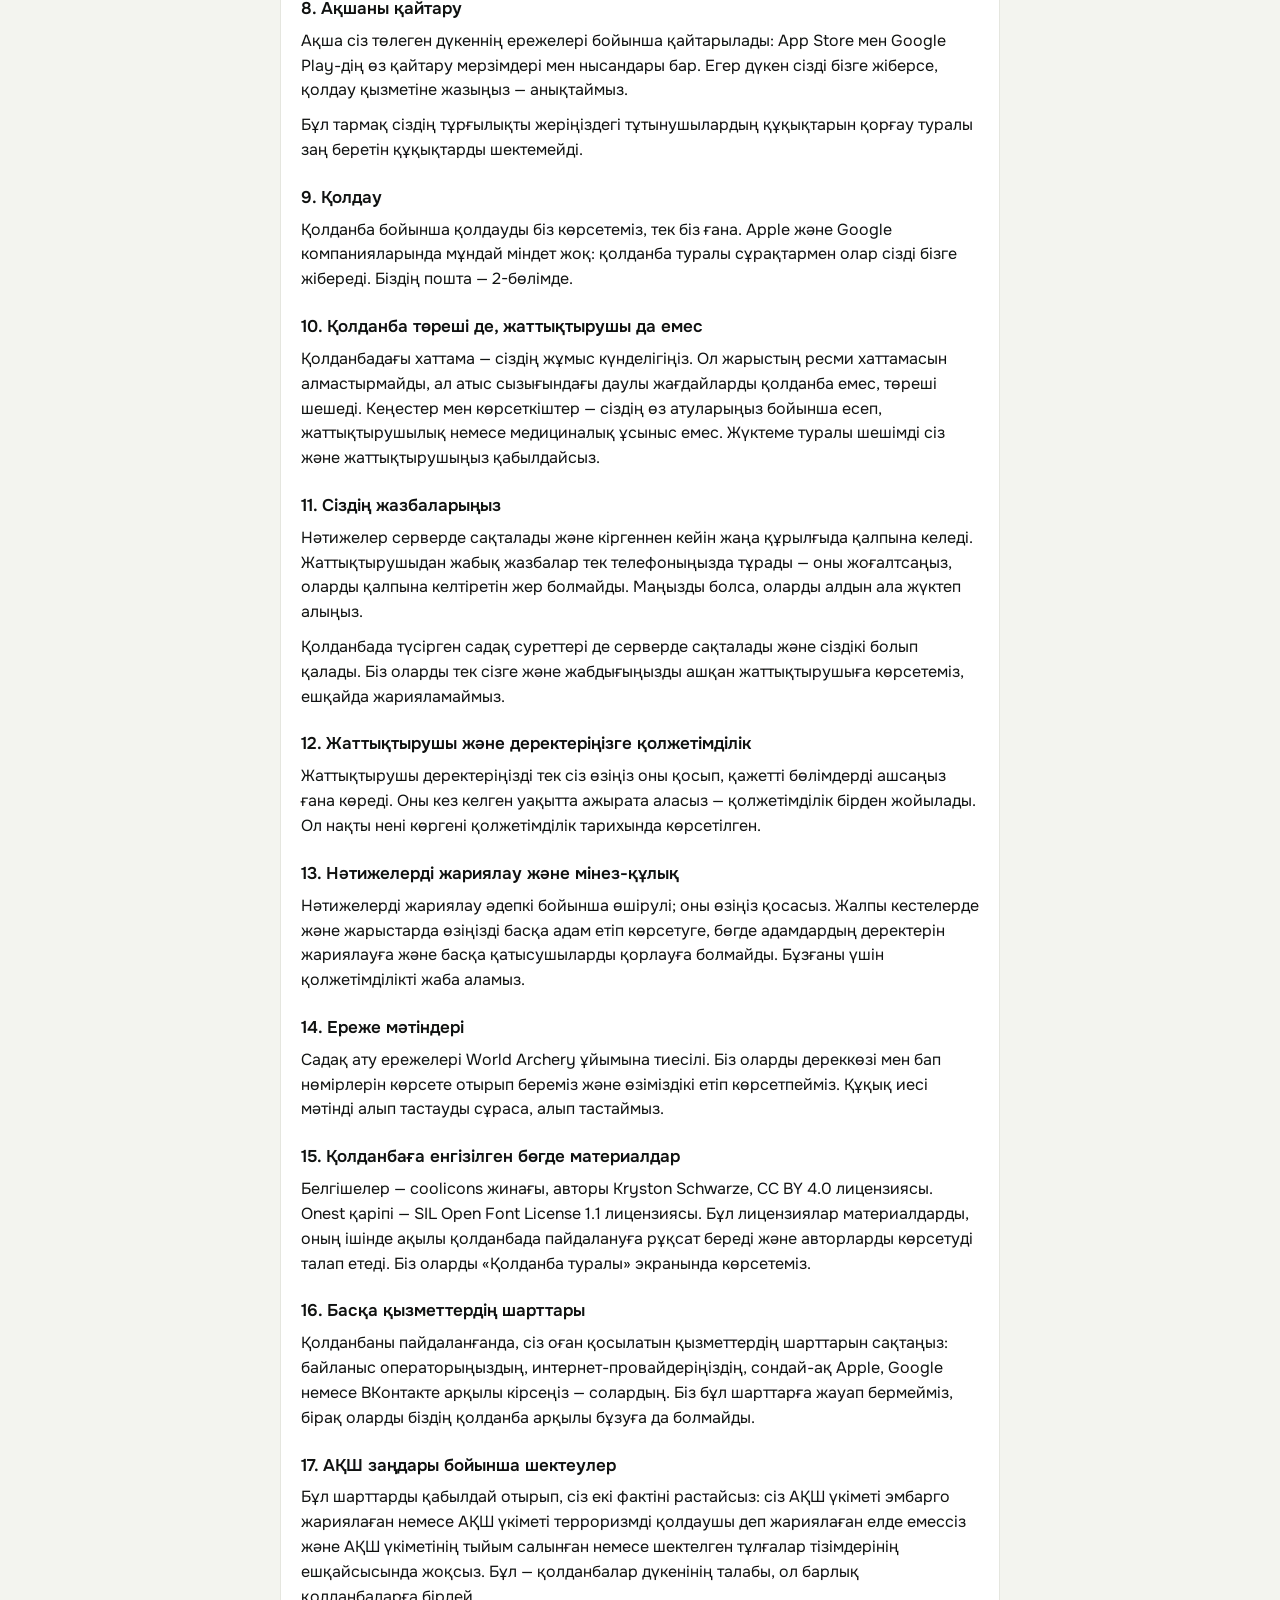
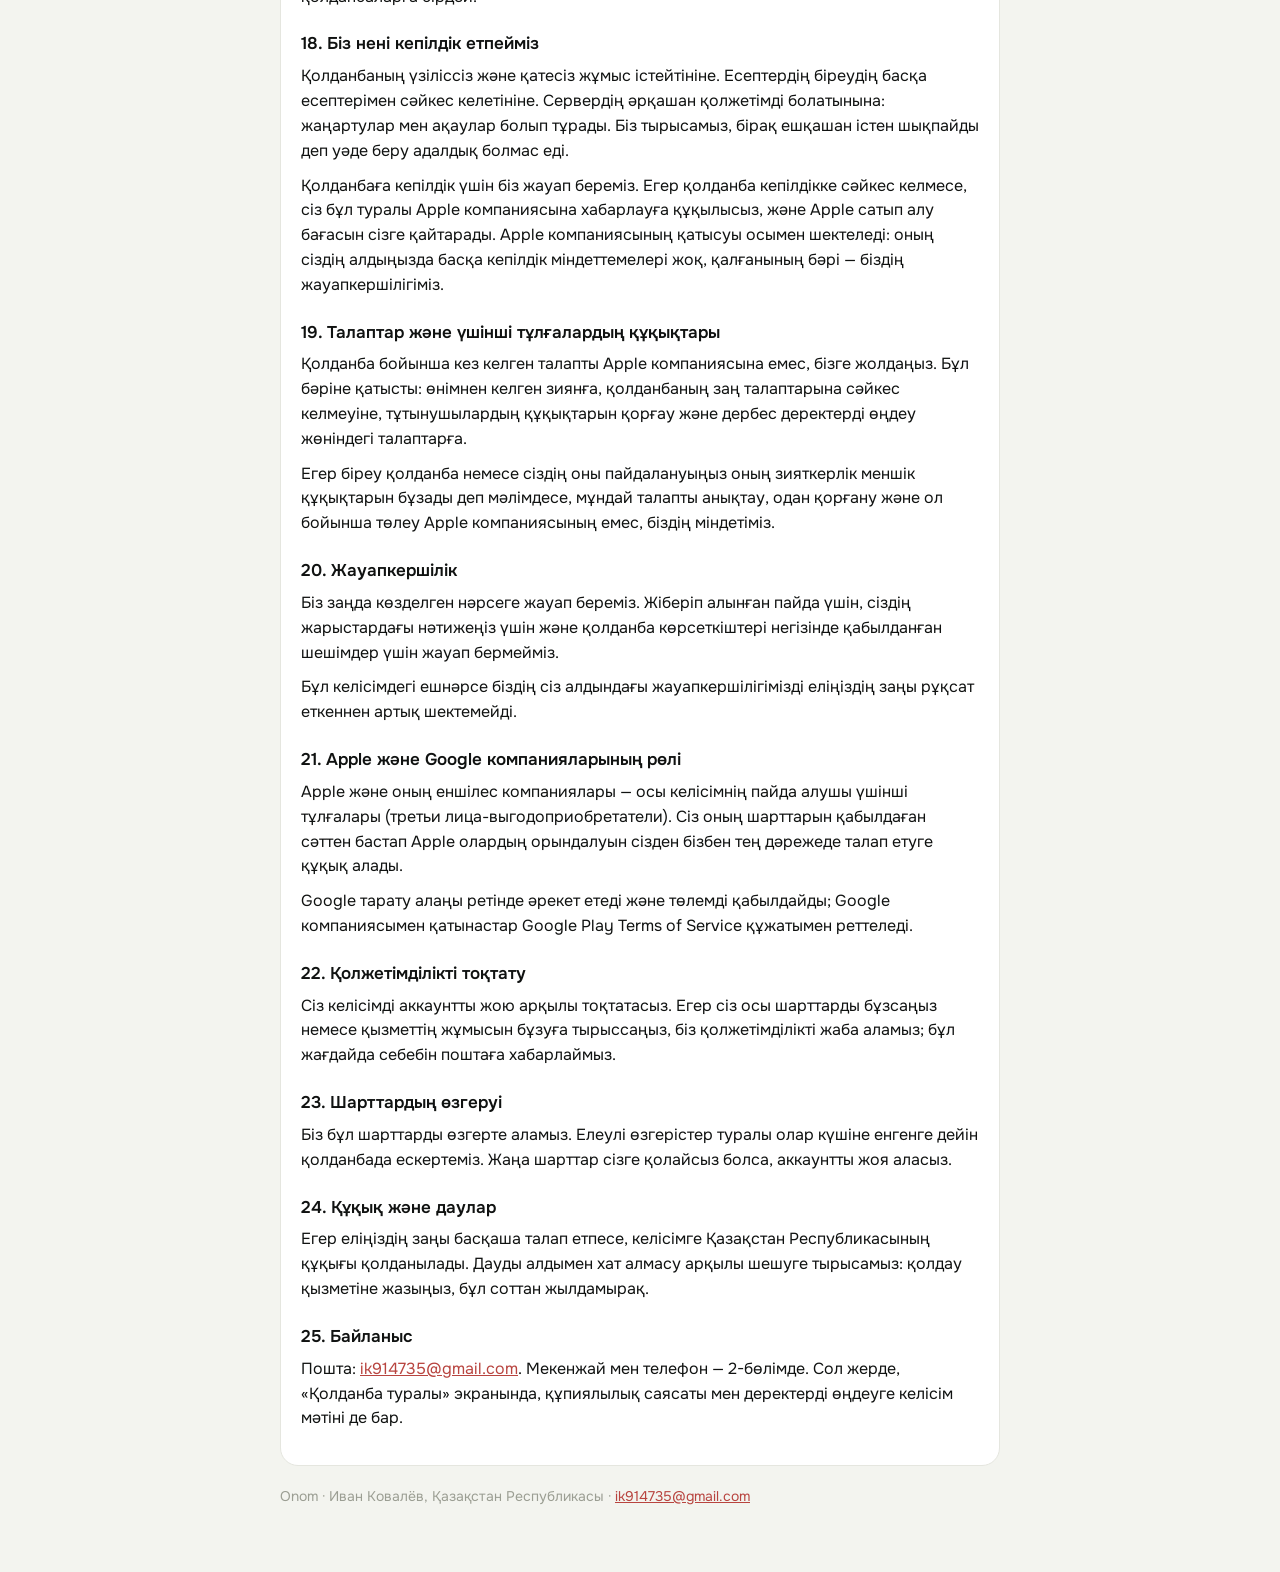
<file: kk/terms/index.html>
<!doctype html>
<html lang="kk">
<head>
<meta charset="utf-8">
<meta name="viewport" content="width=device-width, initial-scale=1">
<title>Пайдаланушы келісімі · Onom</title>
<meta name="description" content="Пайдаланушы келісімі — Onom садақ ату қолданбасы.">
<link rel="stylesheet" href="../../style.css">
<link rel="icon" href="../../favicon-32.png" sizes="32x32" type="image/png">
<link rel="icon" href="../../favicon-16.png" sizes="16x16" type="image/png">
<link rel="icon" href="../../favicon-48.png" sizes="48x48" type="image/png">
<link rel="apple-touch-icon" href="../../apple-touch-icon.png" sizes="180x180">
</head>
<body>
<div class="wrap">
  <header>
    <a class="brand" href="../">Onom</a>
    <a class="back" href="../">Барлық құжаттар</a>
    <nav class="lang" aria-label="Тіл"><a href="../../terms/" lang="ru" hreflang="ru">Русский</a><span aria-hidden="true">|</span><a href="../../en/terms/" lang="en" hreflang="en">English</a><span aria-hidden="true">|</span><span aria-current="page" lang="kk">Қазақша</span></nav>
  </header>
  <main>
    <h1>ПАЙДАЛАНУШЫ КЕЛІСІМІ</h1>
    <p class="i">Бұл — орыс тіліндегі түпнұсқаның қазақ тіліне аудармасы. Мәтіндер арасында алшақтық болса, орыс тіліндегі түпнұсқа басым болады.</p>
    <p class="i">2026 жылғы 16 қыркүйектегі редакция. Алдыңғы редакциялар жоқ: бұл — алғашқысы.</p>
    <h2>1. Бұл құжат не туралы</h2>
    <p>Бұл — Onom қолданбасын пайдалану шарттары. Келісім сіз бен Иван Ковалёв арасында — және тек сіз бен біздің арамызда жасалады. Apple және Google бұл келісімнің тарапы емес: олар қолданбаны жеткізеді және төлемді қабылдайды. Қолданбаның өзі және оның ішіндегінің бәрі үшін дүкен емес, біз жауап береміз.</p>
    <p>Бұл шарттар дүкен ережелерін жоймайды және оларға қайшы келе алмайды: Apple компаниясында бұл — Apple Media Services Terms and Conditions, Google компаниясында — Google Play Terms of Service.</p>
    <h2>2. Біз кімбіз</h2>
    <p>Иван Ковалёв, Қазақстан Республикасы. Мекенжайы: Астана қ., Кравцов көшесі, 2. Телефон: <a href="tel:+77026364486">+7 702 636 44 86</a>. Пошта: <a href="mailto:ik914735@gmail.com">ik914735@gmail.com</a>.</p>
    <p>Қолданба бойынша кез келген сұрақ, шағым немесе талап болса, осында жазыңыз.</p>
    <h2>3. Бұл шарттарды қашан қабылдайсыз</h2>
    <p>Қолданбаны орнатып, аккаунт ашқанда. Егер бір нәрсемен келіспесеңіз, аккаунт ашпаңыз: келісіміңізсіз біз қызмет көрсете алмаймыз. Келісімді аккаунтты жою арқылы кері қайтарып алуға болады.</p>
    <h2>4. Сіз не аласыз</h2>
    <p>Лицензия: жазылым әрекет еткенше қолданбаны пайдалану құқығы. Бұл қолданбаның өзіне құқықтарды беру емес — ол біздікі болып қалады.</p>
    <p>Лицензия жеке және басқаға берілмейді. Ол сіз иеленетін немесе басқаратын құрылғыларда, қолданбаны жүктеп алған дүкеннің пайдалану ережелері бойынша әрекет етеді. Егер бұл App Store болса, қолданбаны Family Sharing (Семейный доступ) арқылы сіздің аккаунтыңызбен байланысқан аккаунттар да пайдалана алады.</p>
    <h2>5. Не істеуге болмайды</h2>
    <p>Қолжетімділікті қайта сатуға, өз аккаунтыңызды басқа адамдарға беруге, қолданбаны бөлшектеп, оның кодын басқа өнімдерге енгізуге, төлемді айналып өтуге, бөгде адамдардың деректерін жүктеп алуға және қолданбаны заңмен тыйым салынған нәрсеге пайдалануға болмайды.</p>
    <h2>6. Сіздің аккаунтыңыз</h2>
    <p>Бір адамға — бір аккаунт. Поштаңызға қолжетімділіктің қауіпсіздігіне өзіңіз жауап бересіз: поштаңызға қол жеткізген адам аккаунтыңызға да қол жеткізеді. Бөгде біреудің кіргенін байқасаңыз — бізге жазыңыз, сеанстарды жабамыз.</p>
    <h2>7. Жазылым және төлем</h2>
    <p>Алғашқы ай қолданба толық әрі тегін жұмыс істейді. Картаны байлаудың қажеті жоқ, ештеңе есептен шығарылмайды.</p>
    <p>Одан әрі жазылым қажет. Оның атауын, мерзімін және бағасын «төлеу» батырмасын баспас бұрын сатып алу экранынан көресіз — сол жерден қараңыз: сіздің еліңізде баға салықтар мен валюта бағамына байланысты өзгеше болуы мүмкін. Жазылым App Store немесе Google Play арқылы рәсімделеді, сол жерде тоқтатылады да. Егер оны рәсімдемесеңіз немесе ұзартпасаңыз, қолданба жабылады, ал аккаунт пен жазбалар тағы бір ай сақталып, кейін жойылады — бір апта бұрын поштаға ескертеміз.</p>
    <p>Алғашқы айдан кейін тегін функциялар жоқ: жазылымсыз қолданба ашылмайды.</p>
    <p>Жазылым сіз оны тоқтатқанша өздігінен ұзарады. Дүкен баптауларында кез келген уақытта тоқтатуға болады; қолжетімділік төленген кезеңнің соңына дейін сақталады.</p>
    <h2>8. Ақшаны қайтару</h2>
    <p>Ақша сіз төлеген дүкеннің ережелері бойынша қайтарылады: App Store мен Google Play-дің өз қайтару мерзімдері мен нысандары бар. Егер дүкен сізді бізге жіберсе, қолдау қызметіне жазыңыз — анықтаймыз.</p>
    <p>Бұл тармақ сіздің тұрғылықты жеріңіздегі тұтынушылардың құқықтарын қорғау туралы заң беретін құқықтарды шектемейді.</p>
    <h2>9. Қолдау</h2>
    <p>Қолданба бойынша қолдауды біз көрсетеміз, тек біз ғана. Apple және Google компанияларында мұндай міндет жоқ: қолданба туралы сұрақтармен олар сізді бізге жібереді. Біздің пошта — 2-бөлімде.</p>
    <h2>10. Қолданба төреші де, жаттықтырушы да емес</h2>
    <p>Қолданбадағы хаттама — сіздің жұмыс күнделігіңіз. Ол жарыстың ресми хаттамасын алмастырмайды, ал атыс сызығындағы даулы жағдайларды қолданба емес, төреші шешеді. Кеңестер мен көрсеткіштер — сіздің өз атуларыңыз бойынша есеп, жаттықтырушылық немесе медициналық ұсыныс емес. Жүктеме туралы шешімді сіз және жаттықтырушыңыз қабылдайсыз.</p>
    <h2>11. Сіздің жазбаларыңыз</h2>
    <p>Нәтижелер серверде сақталады және кіргеннен кейін жаңа құрылғыда қалпына келеді. Жаттықтырушыдан жабық жазбалар тек телефоныңызда тұрады — оны жоғалтсаңыз, оларды қалпына келтіретін жер болмайды. Маңызды болса, оларды алдын ала жүктеп алыңыз.</p>
    <p>Қолданбада түсірген садақ суреттері де серверде сақталады және сіздікі болып қалады. Біз оларды тек сізге және жабдығыңызды ашқан жаттықтырушыға көрсетеміз, ешқайда жарияламаймыз.</p>
    <h2>12. Жаттықтырушы және деректеріңізге қолжетімділік</h2>
    <p>Жаттықтырушы деректеріңізді тек сіз өзіңіз оны қосып, қажетті бөлімдерді ашсаңыз ғана көреді. Оны кез келген уақытта ажырата аласыз — қолжетімділік бірден жойылады. Ол нақты нені көргені қолжетімділік тарихында көрсетілген.</p>
    <h2>13. Нәтижелерді жариялау және мінез-құлық</h2>
    <p>Нәтижелерді жариялау әдепкі бойынша өшірулі; оны өзіңіз қосасыз. Жалпы кестелерде және жарыстарда өзіңізді басқа адам етіп көрсетуге, бөгде адамдардың деректерін жариялауға және басқа қатысушыларды қорлауға болмайды. Бұзғаны үшін қолжетімділікті жаба аламыз.</p>
    <h2>14. Ереже мәтіндері</h2>
    <p>Садақ ату ережелері World Archery ұйымына тиесілі. Біз оларды дереккөзі мен бап нөмірлерін көрсете отырып береміз және өзіміздікі етіп көрсетпейміз. Құқық иесі мәтінді алып тастауды сұраса, алып тастаймыз.</p>
    <h2>15. Қолданбаға енгізілген бөгде материалдар</h2>
    <p>Белгішелер — coolicons жинағы, авторы Kryston Schwarze, CC BY 4.0 лицензиясы. Onest қаріпі — SIL Open Font License 1.1 лицензиясы. Бұл лицензиялар материалдарды, оның ішінде ақылы қолданбада пайдалануға рұқсат береді және авторларды көрсетуді талап етеді. Біз оларды «Қолданба туралы» экранында көрсетеміз.</p>
    <h2>16. Басқа қызметтердің шарттары</h2>
    <p>Қолданбаны пайдаланғанда, сіз оған қосылатын қызметтердің шарттарын сақтаңыз: байланыс операторыңыздың, интернет-провайдеріңіздің, сондай-ақ Apple, Google немесе ВКонтакте арқылы кірсеңіз — солардың. Біз бұл шарттарға жауап бермейміз, бірақ оларды біздің қолданба арқылы бұзуға да болмайды.</p>
    <h2>17. АҚШ заңдары бойынша шектеулер</h2>
    <p>Бұл шарттарды қабылдай отырып, сіз екі фактіні растайсыз: сіз АҚШ үкіметі эмбарго жариялаған немесе АҚШ үкіметі терроризмді қолдаушы деп жариялаған елде емессіз және АҚШ үкіметінің тыйым салынған немесе шектелген тұлғалар тізімдерінің ешқайсысында жоқсыз. Бұл — қолданбалар дүкенінің талабы, ол барлық қолданбаларға бірдей.</p>
    <h2>18. Біз нені кепілдік етпейміз</h2>
    <p>Қолданбаның үзіліссіз және қатесіз жұмыс істейтініне. Есептердің біреудің басқа есептерімен сәйкес келетініне. Сервердің әрқашан қолжетімді болатынына: жаңартулар мен ақаулар болып тұрады. Біз тырысамыз, бірақ ешқашан істен шықпайды деп уәде беру адалдық болмас еді.</p>
    <p>Қолданбаға кепілдік үшін біз жауап береміз. Егер қолданба кепілдікке сәйкес келмесе, сіз бұл туралы Apple компаниясына хабарлауға құқылысыз, және Apple сатып алу бағасын сізге қайтарады. Apple компаниясының қатысуы осымен шектеледі: оның сіздің алдыңызда басқа кепілдік міндеттемелері жоқ, қалғанының бәрі — біздің жауапкершілігіміз.</p>
    <h2>19. Талаптар және үшінші тұлғалардың құқықтары</h2>
    <p>Қолданба бойынша кез келген талапты Apple компаниясына емес, бізге жолдаңыз. Бұл бәріне қатысты: өнімнен келген зиянға, қолданбаның заң талаптарына сәйкес келмеуіне, тұтынушылардың құқықтарын қорғау және дербес деректерді өңдеу жөніндегі талаптарға.</p>
    <p>Егер біреу қолданба немесе сіздің оны пайдалануыңыз оның зияткерлік меншік құқықтарын бұзады деп мәлімдесе, мұндай талапты анықтау, одан қорғану және ол бойынша төлеу Apple компаниясының емес, біздің міндетіміз.</p>
    <h2>20. Жауапкершілік</h2>
    <p>Біз заңда көзделген нәрсеге жауап береміз. Жіберіп алынған пайда үшін, сіздің жарыстардағы нәтижеңіз үшін және қолданба көрсеткіштері негізінде қабылданған шешімдер үшін жауап бермейміз.</p>
    <p>Бұл келісімдегі ешнәрсе біздің сіз алдындағы жауапкершілігімізді еліңіздің заңы рұқсат еткеннен артық шектемейді.</p>
    <h2>21. Apple және Google компанияларының рөлі</h2>
    <p>Apple және оның еншілес компаниялары — осы келісімнің пайда алушы үшінші тұлғалары (третьи лица-выгодоприобретатели). Сіз оның шарттарын қабылдаған сәттен бастап Apple олардың орындалуын сізден бізбен тең дәрежеде талап етуге құқық алады.</p>
    <p>Google тарату алаңы ретінде әрекет етеді және төлемді қабылдайды; Google компаниясымен қатынастар Google Play Terms of Service құжатымен реттеледі.</p>
    <h2>22. Қолжетімділікті тоқтату</h2>
    <p>Сіз келісімді аккаунтты жою арқылы тоқтатасыз. Егер сіз осы шарттарды бұзсаңыз немесе қызметтің жұмысын бұзуға тырыссаңыз, біз қолжетімділікті жаба аламыз; бұл жағдайда себебін поштаға хабарлаймыз.</p>
    <h2>23. Шарттардың өзгеруі</h2>
    <p>Біз бұл шарттарды өзгерте аламыз. Елеулі өзгерістер туралы олар күшіне енгенге дейін қолданбада ескертеміз. Жаңа шарттар сізге қолайсыз болса, аккаунтты жоя аласыз.</p>
    <h2>24. Құқық және даулар</h2>
    <p>Егер еліңіздің заңы басқаша талап етпесе, келісімге Қазақстан Республикасының құқығы қолданылады. Дауды алдымен хат алмасу арқылы шешуге тырысамыз: қолдау қызметіне жазыңыз, бұл соттан жылдамырақ.</p>
    <h2>25. Байланыс</h2>
    <p>Пошта: <a href="mailto:ik914735@gmail.com">ik914735@gmail.com</a>. Мекенжай мен телефон — 2-бөлімде. Сол жерде, «Қолданба туралы» экранында, құпиялылық саясаты мен деректерді өңдеуге келісім мәтіні де бар.</p>
  </main>
  <footer>Onom · Иван Ковалёв, Қазақстан Республикасы · <a href="mailto:ik914735@gmail.com">ik914735@gmail.com</a></footer>
</div>
</body>
</html>
</file>
<file: style.css>
@font-face { font-family: 'Onest'; font-style: normal; font-weight: 400; font-display: swap; src: url('fonts/onest-cyrillic-ext-400-normal.woff2') format('woff2'); unicode-range: U+0460-052F, U+1C80-1C8A, U+20B4, U+2DE0-2DFF, U+A640-A69F, U+FE2E-FE2F; }
@font-face { font-family: 'Onest'; font-style: normal; font-weight: 400; font-display: swap; src: url('fonts/onest-cyrillic-400-normal.woff2') format('woff2'); unicode-range: U+0301, U+0400-045F, U+0490-0491, U+04B0-04B1, U+2116; }
@font-face { font-family: 'Onest'; font-style: normal; font-weight: 400; font-display: swap; src: url('fonts/onest-latin-ext-400-normal.woff2') format('woff2'); unicode-range: U+0100-02BA, U+02BD-02C5, U+02C7-02CC, U+02CE-02D7, U+02DD-02FF, U+0304, U+0308, U+0329, U+1D00-1DBF, U+1E00-1E9F, U+1EF2-1EFF, U+2020, U+20A0-20AB, U+20AD-20C0, U+2113, U+2C60-2C7F, U+A720-A7FF; }
@font-face { font-family: 'Onest'; font-style: normal; font-weight: 400; font-display: swap; src: url('fonts/onest-latin-400-normal.woff2') format('woff2'); unicode-range: U+0000-00FF, U+0131, U+0152-0153, U+02BB-02BC, U+02C6, U+02DA, U+02DC, U+0304, U+0308, U+0329, U+2000-206F, U+20AC, U+2122, U+2191, U+2193, U+2212, U+2215, U+FEFF, U+FFFD; }
@font-face { font-family: 'Onest'; font-style: normal; font-weight: 500; font-display: swap; src: url('fonts/onest-cyrillic-ext-500-normal.woff2') format('woff2'); unicode-range: U+0460-052F, U+1C80-1C8A, U+20B4, U+2DE0-2DFF, U+A640-A69F, U+FE2E-FE2F; }
@font-face { font-family: 'Onest'; font-style: normal; font-weight: 500; font-display: swap; src: url('fonts/onest-cyrillic-500-normal.woff2') format('woff2'); unicode-range: U+0301, U+0400-045F, U+0490-0491, U+04B0-04B1, U+2116; }
@font-face { font-family: 'Onest'; font-style: normal; font-weight: 500; font-display: swap; src: url('fonts/onest-latin-ext-500-normal.woff2') format('woff2'); unicode-range: U+0100-02BA, U+02BD-02C5, U+02C7-02CC, U+02CE-02D7, U+02DD-02FF, U+0304, U+0308, U+0329, U+1D00-1DBF, U+1E00-1E9F, U+1EF2-1EFF, U+2020, U+20A0-20AB, U+20AD-20C0, U+2113, U+2C60-2C7F, U+A720-A7FF; }
@font-face { font-family: 'Onest'; font-style: normal; font-weight: 500; font-display: swap; src: url('fonts/onest-latin-500-normal.woff2') format('woff2'); unicode-range: U+0000-00FF, U+0131, U+0152-0153, U+02BB-02BC, U+02C6, U+02DA, U+02DC, U+0304, U+0308, U+0329, U+2000-206F, U+20AC, U+2122, U+2191, U+2193, U+2212, U+2215, U+FEFF, U+FFFD; }
@font-face { font-family: 'Onest'; font-style: normal; font-weight: 600; font-display: swap; src: url('fonts/onest-cyrillic-ext-600-normal.woff2') format('woff2'); unicode-range: U+0460-052F, U+1C80-1C8A, U+20B4, U+2DE0-2DFF, U+A640-A69F, U+FE2E-FE2F; }
@font-face { font-family: 'Onest'; font-style: normal; font-weight: 600; font-display: swap; src: url('fonts/onest-cyrillic-600-normal.woff2') format('woff2'); unicode-range: U+0301, U+0400-045F, U+0490-0491, U+04B0-04B1, U+2116; }
@font-face { font-family: 'Onest'; font-style: normal; font-weight: 600; font-display: swap; src: url('fonts/onest-latin-ext-600-normal.woff2') format('woff2'); unicode-range: U+0100-02BA, U+02BD-02C5, U+02C7-02CC, U+02CE-02D7, U+02DD-02FF, U+0304, U+0308, U+0329, U+1D00-1DBF, U+1E00-1E9F, U+1EF2-1EFF, U+2020, U+20A0-20AB, U+20AD-20C0, U+2113, U+2C60-2C7F, U+A720-A7FF; }
@font-face { font-family: 'Onest'; font-style: normal; font-weight: 600; font-display: swap; src: url('fonts/onest-latin-600-normal.woff2') format('woff2'); unicode-range: U+0000-00FF, U+0131, U+0152-0153, U+02BB-02BC, U+02C6, U+02DA, U+02DC, U+0304, U+0308, U+0329, U+2000-206F, U+20AC, U+2122, U+2191, U+2193, U+2212, U+2215, U+FEFF, U+FFFD; }
@font-face { font-family: 'Onest'; font-style: normal; font-weight: 400; font-display: swap; src: url('fonts/onest-symbols-400-normal.woff2') format('woff2'); unicode-range: U+2190-21FF; }
@font-face { font-family: 'Onest'; font-style: normal; font-weight: 500; font-display: swap; src: url('fonts/onest-symbols-500-normal.woff2') format('woff2'); unicode-range: U+2190-21FF; }
@font-face { font-family: 'Onest'; font-style: normal; font-weight: 600; font-display: swap; src: url('fonts/onest-symbols-600-normal.woff2') format('woff2'); unicode-range: U+2190-21FF; }

:root {
  --bg: #F3F4EF; --surface: #FFFFFF; --text: #101211; --muted: #5F6259; --hint: #9B9E93; --line: #E5E6DF; --brick: #B8443F;
}
* { box-sizing: border-box; }
html { -webkit-text-size-adjust: 100%; }
body {
  margin: 0; padding: 24px 16px 64px; background: var(--bg); color: var(--text);
  font: 400 16px/1.55 'Onest', system-ui, -apple-system, 'Segoe UI', sans-serif;
}
.wrap { max-width: 720px; margin: 0 auto; }
header { display: flex; flex-wrap: wrap; align-items: baseline; gap: 8px 12px; margin-bottom: 24px; }
.brand { font-weight: 600; font-size: 18px; text-decoration: none; color: var(--text); }
.back { font-size: 15px; color: var(--muted); text-decoration: none; }
.back:hover, a:hover { color: var(--brick); }
.lang { margin-left: auto; display: flex; align-items: baseline; gap: 6px; font-size: 14px; color: var(--hint); }
.lang a { color: var(--muted); text-decoration: none; padding: 4px 0; }
.lang [aria-current] { color: var(--text); font-weight: 500; }
main { background: var(--surface); border: 1px solid var(--line); border-radius: 18px; padding: 24px 20px; }
h1 { font-size: 21px; font-weight: 600; line-height: 1.3; margin: 0 0 4px; }
h2 { font-size: 17px; font-weight: 600; line-height: 1.35; margin: 24px 0 8px; }
p { margin: 0 0 10px; }
p.i { color: var(--muted); font-size: 15px; margin-bottom: 16px; }
p.i + p.i { margin-top: -8px; }
li { margin: 0 0 8px 20px; }
a { color: var(--brick); }
nav.docs { list-style: none; padding: 0; margin: 0; }
nav.docs a { display: block; padding: 14px 0; border-bottom: 1px solid var(--line); text-decoration: none; color: var(--text); font-weight: 500; }
nav.docs a:last-child { border-bottom: 0; }
nav.docs span { display: block; font-weight: 400; font-size: 15px; color: var(--muted); margin-top: 2px; }
.other { margin-top: 20px; padding-top: 16px; border-top: 1px solid var(--line); }
.other p { color: var(--muted); font-size: 15px; }
.other li { list-style: none; margin: 0 0 8px; }
footer { margin-top: 20px; color: var(--hint); font-size: 14px; }
@media (max-width: 480px) { body { padding: 16px 16px 48px; } main { padding: 18px 16px; border-radius: 14px; } }
</file>
